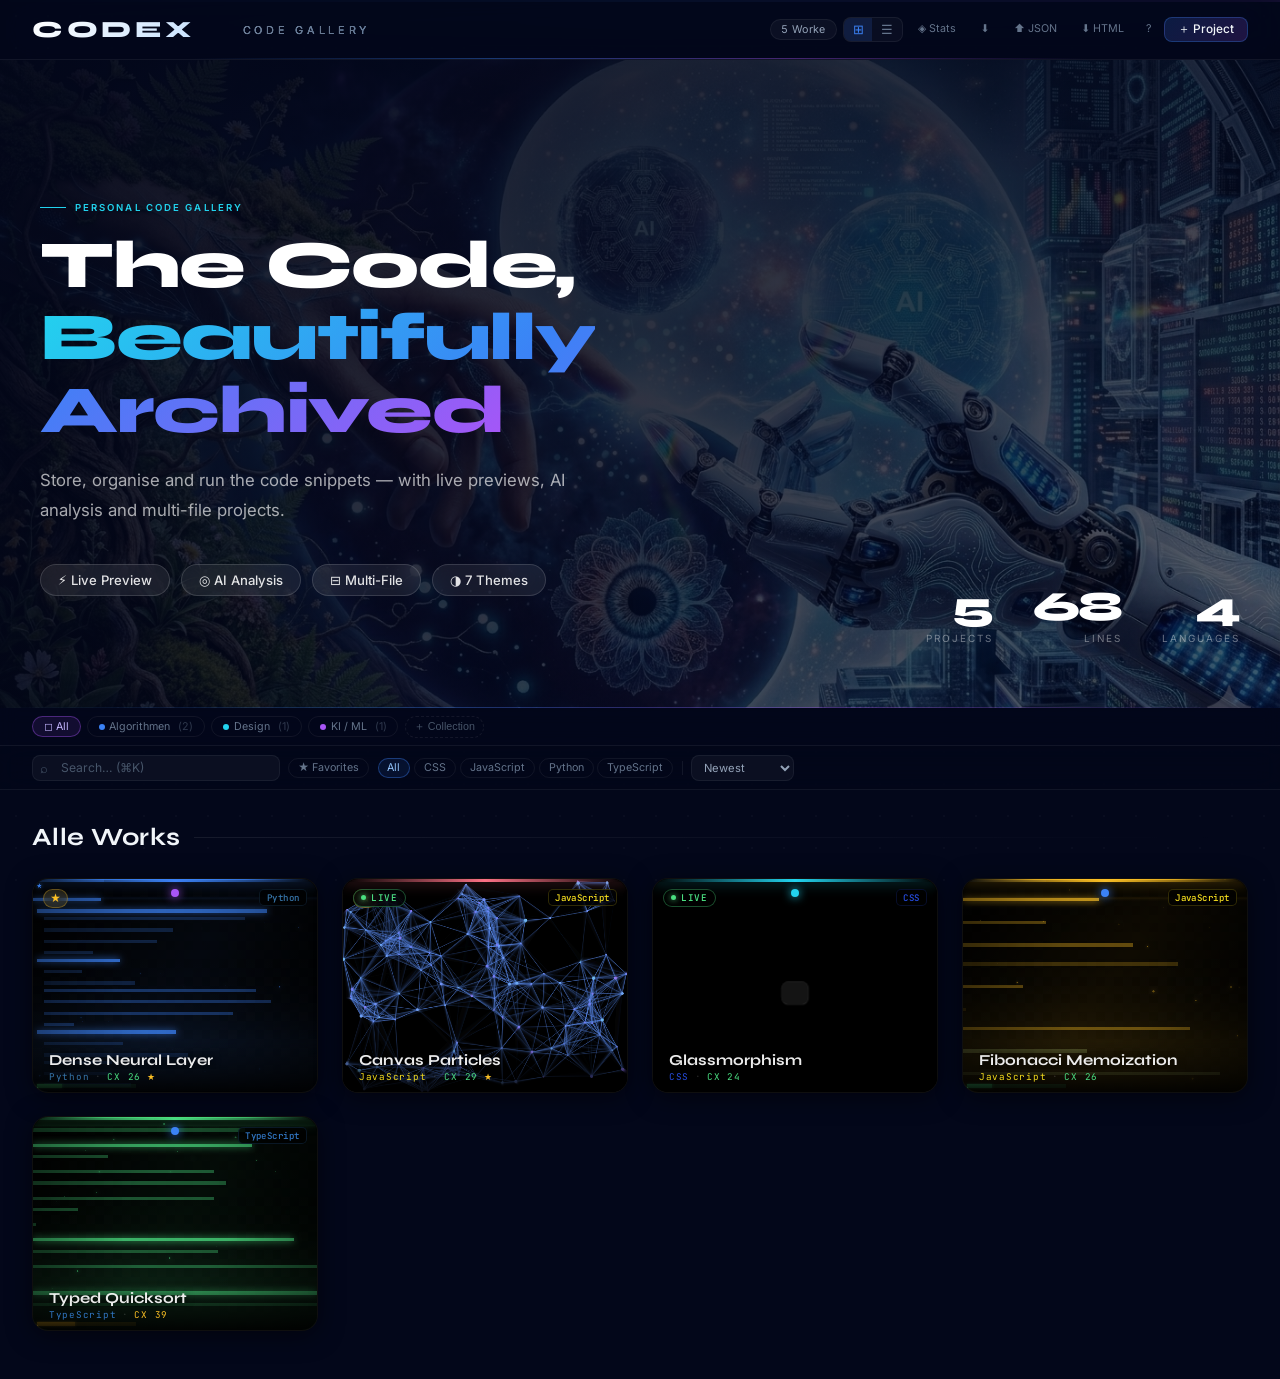
<file: index.html>
<!DOCTYPE html>
<html lang="en">
<head>
<meta charset="UTF-8">
<meta name="viewport" content="width=device-width, initial-scale=1.0">
<title>CODEX — Code Gallery</title>
<link href="https://fonts.googleapis.com/css2?family=Inter:wght@300;400;500;600;700&family=JetBrains+Mono:wght@300;400;500&family=Syne:wght@600;700;800&display=swap" rel="stylesheet">
<style>
:root{
  --bg:#000000;--bg1:#03071a;--bg2:#060d20;--bg3:#0a1128;
  --sur:#0d1526;--sur2:#111c33;--sur3:#162040;
  --bdr:rgba(255,255,255,.06);--bdr2:rgba(255,255,255,.1);--bdr3:rgba(255,255,255,.15);
  --txt:#f1f5f9;--txt2:#94a3b8;--mut:#475569;--mut2:#64748b;
  --blue:#3b82f6;--purple:#a855f7;--cyan:#22d3ee;
  --green:#4ade80;--rose:#fb7185;--amber:#fbbf24;--orange:#fb923c;
  --fi:Inter,system-ui,sans-serif;--fd:'Syne',Inter,sans-serif;--fc:'JetBrains Mono',monospace;
}
*,*::before,*::after{box-sizing:border-box;margin:0;padding:0}
html{font-size:16px}
body{background:var(--bg1);color:var(--txt);font-family:var(--fi);min-height:100vh;-webkit-font-smoothing:antialiased;overflow-x:hidden}
::-webkit-scrollbar{width:4px;height:4px}
::-webkit-scrollbar-thumb{background:rgba(255,255,255,.08);border-radius:4px}
#bg-canvas{position:fixed;inset:0;z-index:0;pointer-events:none;opacity:.55}
.beam{position:fixed;top:0;left:0;right:0;z-index:10;height:1.5px;pointer-events:none;background:linear-gradient(90deg,transparent,#3b82f6,#a855f7,#22d3ee,transparent);background-size:200% 100%;animation:beamAnim 5s ease infinite}
@keyframes beamAnim{0%,100%{background-position:0% 0}50%{background-position:100% 0}}
.btn{display:inline-flex;align-items:center;gap:.3rem;padding:.33rem .8rem;border-radius:8px;border:1px solid rgba(255,255,255,.07);background:rgba(255,255,255,.03);color:var(--txt2);font-family:var(--fi);font-size:.74rem;cursor:pointer;transition:all .18s;white-space:nowrap;line-height:1}
.btn:hover{color:var(--txt);border-color:rgba(255,255,255,.13);background:rgba(255,255,255,.06)}
.btn-primary{background:linear-gradient(135deg,rgba(59,130,246,.18),rgba(168,85,247,.18));border-color:rgba(59,130,246,.3);color:var(--txt);font-weight:500}
.btn-primary:hover{border-color:rgba(59,130,246,.6);box-shadow:0 0 24px rgba(59,130,246,.18),0 0 48px rgba(168,85,247,.08)}
.btn-ghost{border-color:transparent;background:transparent;color:var(--mut2)}
.btn-ghost:hover{background:rgba(255,255,255,.05);border-color:var(--bdr);color:var(--txt)}
.btn-danger{border-color:rgba(251,113,133,.18);color:#f87171}
.btn-danger:hover{background:rgba(251,113,133,.08);border-color:rgba(251,113,133,.38)}
.btn-green{border-color:rgba(74,222,128,.22);color:var(--green);background:rgba(74,222,128,.05)}
.btn-green:hover{background:rgba(74,222,128,.14);border-color:rgba(74,222,128,.48)}
.btn-sm{padding:.19rem .5rem;font-size:.67rem}
.btn-ico{padding:.27rem .35rem}
/* FIX #1: removed duplicate position:relative that was overriding position:sticky */
nav{position:sticky;top:0;z-index:200;height:60px;display:flex;align-items:center;justify-content:space-between;padding:0 2rem;background:rgba(3,7,26,.88);backdrop-filter:blur(24px) saturate(160%);border-bottom:1px solid var(--bdr)}
nav::after{content:'';position:absolute;bottom:0;left:15%;right:15%;height:1px;background:linear-gradient(90deg,transparent,rgba(59,130,246,.4),rgba(168,85,247,.4),transparent)}
.logo{font-family:var(--fd);font-size:1.45rem;font-weight:800;letter-spacing:.16em;text-transform:uppercase;cursor:pointer;user-select:none;background:linear-gradient(135deg,#fff,#93c5fd,#c4b5fd,#fff);background-size:300% 300%;-webkit-background-clip:text;-webkit-text-fill-color:transparent;background-clip:text;animation:logoShimmer 6s ease infinite;display:flex;align-items:center;gap:.55rem;z-index:1;position:relative}
@keyframes logoShimmer{0%,100%{background-position:0% 50%}50%{background-position:100% 50%}}
.logo-sub{font-family:var(--fi);font-size:.68rem;font-weight:400;-webkit-text-fill-color:var(--mut2)}
.nav-r{display:flex;align-items:center;gap:.4rem;position:relative;z-index:1}
.nav-pill{font-size:.67rem;color:var(--txt2);background:rgba(255,255,255,.04);border:1px solid var(--bdr);border-radius:99px;padding:.18rem .62rem;letter-spacing:.04em;font-variant-numeric:tabular-nums}
.vtog{display:flex;border:1px solid var(--bdr);border-radius:8px;overflow:hidden;background:rgba(255,255,255,.03)}
.vt{background:transparent;border:none;padding:.25rem .54rem;cursor:pointer;color:var(--mut2);font-size:.84rem;transition:all .15s}
.vt.on{background:rgba(59,130,246,.14);color:var(--blue)}
.dash{padding:.82rem 2rem;border-bottom:1px solid var(--bdr);background:rgba(3,7,26,.7);display:none;gap:.8rem;position:relative;z-index:70}
.dash.on{display:flex}
.dc{flex:1;background:rgba(255,255,255,.02);border:1px solid var(--bdr);border-radius:8px;padding:.68rem .9rem;transition:all .2s;cursor:default}
.dc:hover{border-color:rgba(59,130,246,.2);background:rgba(59,130,246,.03)}
.dcl{font-size:.56rem;text-transform:uppercase;letter-spacing:.16em;color:var(--mut);margin-bottom:.22rem}
.dcv{font-family:var(--fd);font-size:1.42rem;font-weight:700;line-height:1}
.dcs{font-size:.6rem;color:var(--mut);margin-top:.1rem}
.dash-chart{height:34px;margin-top:.38rem;position:relative}
.dash-chart canvas{width:100%;height:100%;display:block}
.coll-bar{display:flex;align-items:center;gap:.38rem;padding:.48rem 2rem;border-bottom:1px solid var(--bdr);background:rgba(3,7,26,.5);backdrop-filter:blur(8px);overflow-x:auto;position:relative;z-index:90;-ms-overflow-style:none;scrollbar-width:none}
.coll-bar::-webkit-scrollbar{display:none}
.ctab{display:inline-flex;align-items:center;gap:.3rem;padding:.19rem .68rem;border-radius:99px;border:1px solid var(--bdr);background:transparent;color:var(--mut2);font-size:.67rem;cursor:pointer;transition:all .15s;white-space:nowrap;font-family:var(--fi)}
.ctab:hover{border-color:var(--bdr2);color:var(--txt);background:rgba(255,255,255,.04)}
.ctab.on{border-color:rgba(168,85,247,.38);color:#c4b5fd;background:rgba(168,85,247,.1)}
.ctab-add{padding:.19rem .52rem;border-radius:99px;border:1px dashed rgba(255,255,255,.07);background:transparent;color:var(--mut);font-size:.67rem;cursor:pointer;transition:all .15s}
.ctab-add:hover{border-color:var(--bdr2);color:var(--txt2)}
.cdot{width:6px;height:6px;border-radius:50%;flex-shrink:0}
.toolbar{display:flex;align-items:center;gap:.52rem;padding:.52rem 2rem;border-bottom:1px solid var(--bdr);background:rgba(3,7,26,.65);backdrop-filter:blur(12px);flex-wrap:wrap;position:relative;z-index:80}
.sw{position:relative;flex:1;max-width:248px}
.sw input{width:100%;background:rgba(255,255,255,.04);border:1px solid var(--bdr);border-radius:8px;padding:.29rem .78rem .29rem 1.72rem;font-family:var(--fi);font-size:.76rem;color:var(--txt);outline:none;transition:all .2s}
.sw input::placeholder{color:var(--mut)}
.sw input:focus{border-color:rgba(59,130,246,.34);background:rgba(59,130,246,.04);box-shadow:0 0 0 3px rgba(59,130,246,.07)}
.si{position:absolute;left:.5rem;top:50%;transform:translateY(-50%);color:var(--mut);pointer-events:none;font-size:.84rem}
.pills{display:flex;gap:.24rem;flex-wrap:wrap}
.pill{padding:.17rem .56rem;border-radius:99px;border:1px solid var(--bdr);background:transparent;color:var(--mut2);font-family:var(--fi);font-size:.67rem;cursor:pointer;transition:all .15s;white-space:nowrap}
.pill:hover{border-color:var(--bdr2);color:var(--txt);background:rgba(255,255,255,.04)}
.pill.on{border-color:rgba(59,130,246,.38);color:#93c5fd;background:rgba(59,130,246,.1)}
.tsep{width:1px;height:14px;background:rgba(255,255,255,.07);flex-shrink:0}
.sortsel{background:rgba(255,255,255,.04);border:1px solid var(--bdr);border-radius:8px;padding:.25rem .5rem;font-family:var(--fi);font-size:.7rem;color:var(--txt2);outline:none;cursor:pointer}
.sortsel option{background:#0d1526}
/* ── HERO ─────────────────────────────────────────────────── */
.hero{position:relative;z-index:50;min-height:72vh;display:flex;align-items:flex-end;overflow:hidden;background:var(--bg1)}
.hero-bg{position:absolute;inset:0;background-image:url('assets/hero-bg.jpg');background-size:cover;background-position:center top;opacity:.55;z-index:0}
.hero-overlay{position:absolute;inset:0;z-index:1;background:linear-gradient(135deg,rgba(3,7,26,.92) 0%,rgba(3,7,26,.65) 55%,rgba(3,7,26,.3) 100%)}
.hero-content{position:relative;z-index:2;padding:5.5rem 2.5rem 4rem;max-width:860px}
.hero-label{font-size:.6rem;text-transform:uppercase;letter-spacing:.22em;color:var(--cyan);font-weight:600;margin-bottom:1rem;display:flex;align-items:center;gap:.55rem}
.hero-label::before{content:'';display:inline-block;width:26px;height:1.5px;background:var(--cyan)}
.hero-title{font-family:var(--fd);font-size:clamp(2.8rem,5.5vw,4.2rem);font-weight:800;line-height:1.08;letter-spacing:-.02em;color:#fff;margin-bottom:1.2rem}
.hero-title span{background:linear-gradient(135deg,var(--cyan),var(--blue),var(--purple));-webkit-background-clip:text;-webkit-text-fill-color:transparent;background-clip:text}
.hero-desc{font-size:1.05rem;color:rgba(255,255,255,.65);line-height:1.78;max-width:580px;margin-bottom:2.4rem}
.hero-pills{display:flex;flex-wrap:wrap;gap:.7rem;margin-bottom:3rem}
.hero-pill{display:inline-flex;align-items:center;gap:.38rem;padding:.44rem 1.05rem;border-radius:99px;border:1px solid rgba(255,255,255,.14);background:rgba(255,255,255,.07);backdrop-filter:blur(10px);font-size:.82rem;color:rgba(255,255,255,.88);font-weight:500}
.hero-stats{position:absolute;right:2.5rem;bottom:4rem;z-index:2;display:flex;gap:2.5rem;align-items:flex-end}
.hstat{text-align:right}
.hstat-num{font-family:var(--fd);font-size:2.6rem;font-weight:800;color:#fff;line-height:1;letter-spacing:-.03em}
.hstat-lbl{font-size:.62rem;text-transform:uppercase;letter-spacing:.2em;color:rgba(255,255,255,.42);margin-top:.3rem}
.hero-divider{position:absolute;bottom:0;left:0;right:0;height:1px;background:linear-gradient(90deg,transparent,rgba(59,130,246,.35),rgba(168,85,247,.35),transparent);z-index:3}
.recent-bar{padding:.55rem 2rem;display:none;gap:.5rem;align-items:center;border-bottom:1px solid var(--bdr);background:rgba(3,7,26,.45);position:relative;z-index:60}
.recent-bar.show{display:flex}
.recent-label{font-size:.6rem;text-transform:uppercase;letter-spacing:.14em;color:var(--mut);white-space:nowrap;flex-shrink:0}
.recent-chips{display:flex;gap:.32rem;flex-wrap:nowrap;overflow-x:auto;-ms-overflow-style:none;scrollbar-width:none}
.recent-chips::-webkit-scrollbar{display:none}
.recent-chip{display:inline-flex;align-items:center;gap:.28rem;padding:.16rem .55rem;border-radius:99px;border:1px solid var(--bdr);background:rgba(255,255,255,.03);color:var(--txt2);font-size:.64rem;cursor:pointer;white-space:nowrap;transition:all .15s;flex-shrink:0}
.recent-chip:hover{border-color:var(--bdr2);color:var(--txt);background:rgba(255,255,255,.06)}
.rc-dot{width:5px;height:5px;border-radius:50%;flex-shrink:0}
main{padding:2rem 2rem 3rem;position:relative;z-index:1}
.sh{display:flex;align-items:center;gap:.8rem;margin-bottom:1.6rem}
.st{font-family:var(--fd);font-size:1.55rem;font-weight:700;color:var(--txt);white-space:nowrap;letter-spacing:.02em}
.sr{flex:1;height:1px;background:linear-gradient(90deg,rgba(255,255,255,.08),transparent)}
.sc{font-size:.64rem;color:var(--mut);font-variant-numeric:tabular-nums}
.gallery{display:grid;grid-template-columns:repeat(auto-fill,minmax(280px,1fr));gap:1.5rem}
.gallery.lm{grid-template-columns:1fr;gap:.8rem}
.empty{text-align:center;padding:5.5rem 2rem;display:none}
.empty-glyph{font-size:2.5rem;opacity:.18;margin-bottom:.9rem}
.empty h2{font-family:var(--fd);font-size:1.8rem;font-weight:700;color:var(--txt2);margin-bottom:.45rem}
.empty p{font-size:.8rem;color:var(--mut);margin-bottom:1.4rem}
.card{border-radius:16px;overflow:hidden;cursor:pointer;display:block;position:relative;aspect-ratio:4/3;background:#000;border:1px solid rgba(255,255,255,.06);transition:transform .3s cubic-bezier(.34,1.2,.64,1),border-color .3s,box-shadow .3s;animation:cIn .45s cubic-bezier(.34,1.2,.64,1) both;user-select:none;box-shadow:0 4px 24px rgba(0,0,0,.5)}
.card.dragging{opacity:.35;transform:scale(.94)}
.card.drag-over{border-color:rgba(59,130,246,.6);box-shadow:0 0 0 2px rgba(59,130,246,.3),0 8px 32px rgba(59,130,246,.15)}
@keyframes cIn{from{opacity:0;transform:translateY(16px) scale(.95)}to{opacity:1;transform:translateY(0) scale(1)}}
.card:hover{transform:translateY(-8px) scale(1.02);border-color:rgba(255,255,255,.18);box-shadow:0 0 0 1px rgba(255,255,255,.08),0 32px 64px -8px rgba(0,0,0,.8),0 0 100px -20px var(--card-glow,rgba(59,130,246,.25))}
.card.focused-card{border-color:rgba(59,130,246,.5);box-shadow:0 0 0 2px rgba(59,130,246,.25),0 20px 40px rgba(0,0,0,.6)}
.card.lm{aspect-ratio:unset;height:100px;display:flex;flex-direction:row}
.card.lm .card-canvas-wrap{flex:0 0 160px;height:100%}
.card.lm .card-overlay{display:flex;flex-direction:row;align-items:center;gap:1rem;padding:.75rem 1.1rem;background:var(--bg2);position:relative;border-radius:0 16px 16px 0;flex:1;transform:none!important;opacity:1!important;backdrop-filter:none;border-left:1px solid rgba(255,255,255,.06)}
.card.lm .card-overlay-name{font-size:1.05rem}
.card.lm .card-overlay-meta{display:flex;flex-direction:row;gap:.75rem;align-items:center;margin-top:0;flex:1}
.card-canvas-wrap{position:absolute;inset:0;z-index:0}
.card.lm .card-canvas-wrap{position:relative;inset:unset}
.card-canvas-wrap canvas{width:100%;height:100%;display:block;image-rendering:pixelated;transition:transform .4s ease,filter .4s ease}
.card:hover .card-canvas-wrap canvas{transform:scale(1.04);filter:brightness(1.08) saturate(1.1)}
.card-live-wrap{position:absolute;inset:0;z-index:0;overflow:hidden;background:#000}
.card.lm .card-live-wrap{position:relative;inset:unset;flex:0 0 200px}
.card-live-wrap iframe{width:100%;height:100%;border:none;display:block;pointer-events:none;transform-origin:top left;transition:filter .4s ease}
.card:hover .card-live-wrap iframe{filter:brightness(1.05) saturate(1.08)}
.card-live-badge{position:absolute;top:10px;left:10px;z-index:16;font-family:var(--fc);font-size:.58rem;font-weight:600;letter-spacing:.08em;padding:.12rem .45rem;border-radius:99px;background:rgba(0,0,0,.75);backdrop-filter:blur(8px);border:1px solid rgba(74,222,128,.35);color:var(--green);display:flex;align-items:center;gap:.3rem}
.card-live-dot{width:5px;height:5px;border-radius:50%;background:var(--green);box-shadow:0 0 6px var(--green);animation:livePulse 2s ease infinite}
@keyframes livePulse{0%,100%{opacity:1}50%{opacity:.4}}
.card-live-placeholder{position:absolute;inset:0;z-index:1;display:flex;align-items:center;justify-content:center;background:var(--bg2);font-size:.7rem;color:var(--mut);font-family:var(--fc);flex-direction:column;gap:.5rem}
.card-live-spinner{width:20px;height:20px;border:2px solid rgba(255,255,255,.08);border-top-color:var(--green);border-radius:50%;animation:spin .8s linear infinite}
.card-top-glow{position:absolute;top:0;left:0;right:0;height:3px;z-index:5;transition:height .3s ease}
.card:hover .card-top-glow{height:4px}
.card-overlay{position:absolute;bottom:0;left:0;right:0;z-index:10;padding:1.4rem 1.2rem 1rem;background:linear-gradient(to top,rgba(0,0,0,.97) 0%,rgba(0,0,0,.85) 50%,transparent 100%);transform:translateY(8px);opacity:0;transition:transform .3s ease,opacity .3s ease}
.card:hover .card-overlay{transform:translateY(0);opacity:1}
.card-label{position:absolute;bottom:0;left:0;right:0;z-index:9;padding:.65rem 1rem .55rem;background:linear-gradient(to top,rgba(0,0,0,.92) 0%,transparent 100%);transition:opacity .3s}
.card:hover .card-label{opacity:0}
.card-label-name{font-family:var(--fd);font-size:.95rem;font-weight:700;color:rgba(255,255,255,.92);white-space:nowrap;overflow:hidden;text-overflow:ellipsis;text-shadow:0 1px 8px rgba(0,0,0,.8)}
.card-label-lang{font-family:var(--fc);font-size:.58rem;color:rgba(255,255,255,.5);letter-spacing:.08em;margin-top:.1rem}
.card-overlay-name{font-family:var(--fd);font-size:1.2rem;font-weight:700;color:#fff;line-height:1.2;margin-bottom:.4rem;text-shadow:0 2px 12px rgba(0,0,0,.6)}
.card-overlay-desc{font-size:.72rem;color:rgba(255,255,255,.7);line-height:1.5;display:-webkit-box;-webkit-line-clamp:2;-webkit-box-orient:vertical;overflow:hidden;margin-bottom:.55rem}
.card-overlay-desc mark,.card-overlay-name mark{background:rgba(251,191,36,.3);color:var(--amber);border-radius:2px}
.card-overlay-meta{display:flex;align-items:center;justify-content:space-between;margin-top:.45rem}
.card-overlay-tags{display:flex;gap:.24rem;flex-wrap:wrap}
.card-chip{position:absolute;z-index:8;font-family:var(--fc);font-size:.57rem;font-weight:500;letter-spacing:.05em;padding:.1rem .4rem;border-radius:5px;border:1px solid;backdrop-filter:blur(12px);background:rgba(0,0,0,.72)}
.card-fav{position:absolute;top:10px;left:10px;z-index:15;background:rgba(0,0,0,.6);border:1px solid rgba(255,255,255,.1);border-radius:99px;padding:.14rem .38rem;font-size:.66rem;cursor:pointer;transition:all .18s;opacity:0;backdrop-filter:blur(8px)}
.card:hover .card-fav,.card-fav.on{opacity:1}
.card-fav.on{color:var(--amber);border-color:rgba(251,191,36,.3);background:rgba(251,191,36,.12)}
.card-drag{position:absolute;bottom:44px;right:10px;z-index:15;opacity:0;cursor:grab;color:rgba(255,255,255,.45);font-size:.78rem;background:rgba(0,0,0,.5);border-radius:4px;padding:.1rem .28rem;transition:opacity .18s}
.card:hover .card-drag{opacity:1}
.card-drag:active{cursor:grabbing}
.card-coll-pip{position:absolute;top:10px;left:50%;transform:translateX(-50%);z-index:15;width:8px;height:8px;border-radius:50%}
.card-acts{display:flex;gap:.22rem;opacity:0;transition:opacity .18s}
.card:hover .card-acts{opacity:1}
.tag{font-size:.58rem;color:rgba(255,255,255,.65);background:rgba(255,255,255,.07);border:1px solid rgba(255,255,255,.12);padding:.06rem .34rem;border-radius:99px;font-family:var(--fc);cursor:pointer;transition:all .15s}
.tag:hover{border-color:rgba(59,130,246,.5);color:#93c5fd;background:rgba(59,130,246,.1)}
.qp-tooltip{position:fixed;z-index:9000;pointer-events:none;opacity:0;transform:translateY(4px) scale(.97);transition:opacity .18s,transform .18s;border-radius:10px;overflow:hidden;border:1px solid rgba(255,255,255,.1);box-shadow:0 20px 60px rgba(0,0,0,.7);width:260px;background:var(--bg2)}
.qp-tooltip.show{opacity:1;transform:translateY(0) scale(1)}
#qp-cv{width:260px;height:96px;display:block;image-rendering:pixelated}
.qp-info{padding:.6rem .75rem;border-top:1px solid var(--bdr)}
.qp-name{font-family:var(--fd);font-size:.85rem;font-weight:700;color:var(--txt);margin-bottom:.18rem;white-space:nowrap;overflow:hidden;text-overflow:ellipsis}
.qp-stats{display:flex;gap:.5rem;font-size:.62rem;color:var(--mut2);font-family:var(--fc)}
.ov{position:fixed;inset:0;z-index:300;background:rgba(0,0,0,.9);backdrop-filter:blur(18px) saturate(150%);display:none;animation:fi .2s ease}
@keyframes fi{from{opacity:0}to{opacity:1}}
.det{position:absolute;inset:0;display:flex;flex-direction:column;max-width:1280px;width:100%;margin:0 auto;background:var(--bg2);border-left:1px solid var(--bdr);border-right:1px solid var(--bdr)}
.dh{display:flex;align-items:flex-start;justify-content:space-between;padding:1.1rem 1.75rem .88rem;border-bottom:1px solid var(--bdr);gap:1rem;flex-shrink:0;background:rgba(3,7,26,.7);backdrop-filter:blur(12px);position:relative;overflow:hidden}
.dh::before{content:'';position:absolute;bottom:0;left:0;right:0;height:1px;background:linear-gradient(90deg,transparent,rgba(59,130,246,.45),rgba(168,85,247,.45),transparent)}
.dhl{flex:1;min-width:0}
.dey{display:flex;align-items:center;gap:.4rem;margin-bottom:.48rem;flex-wrap:wrap}
.dac{height:3px;width:30px;border-radius:2px}
.dlb{font-family:var(--fc);font-size:.62rem;font-weight:500;letter-spacing:.07em;padding:.1rem .44rem;border-radius:99px;border:1px solid}
.dn{font-family:var(--fd);font-size:1.9rem;font-weight:700;line-height:1.1;background:linear-gradient(135deg,#fff,#e2e8f0,#94a3b8);-webkit-background-clip:text;-webkit-text-fill-color:transparent;background-clip:text}
.dd{font-size:.77rem;color:var(--txt2);margin-top:.28rem;max-width:560px;line-height:1.6}
.dhr{display:flex;align-items:center;gap:.37rem;flex-shrink:0;flex-wrap:wrap}
.tabs{display:flex;border-bottom:1px solid var(--bdr);flex-shrink:0;padding:0 1.75rem;background:rgba(3,7,26,.5);overflow-x:auto;-ms-overflow-style:none;scrollbar-width:none}
.tabs::-webkit-scrollbar{display:none}
.tab{padding:.56rem .82rem .5rem;font-size:.71rem;color:var(--mut2);cursor:pointer;border-bottom:2px solid transparent;margin-bottom:-1px;transition:all .18s;display:flex;align-items:center;gap:.26rem;white-space:nowrap}
.tab:hover{color:var(--txt2)}
.tab.on{color:var(--txt);border-bottom-color:var(--blue)}
.tab-prev.on{border-bottom-color:var(--cyan)}.tab-run.on{border-bottom-color:var(--green)}.tab-note.on{border-bottom-color:var(--amber)}.tab-ai.on{border-bottom-color:var(--purple)}.tab-chart.on{border-bottom-color:var(--orange)}
.dbody{flex:1;display:flex;overflow:hidden}
.dsb{width:205px;flex-shrink:0;border-right:1px solid var(--bdr);overflow-y:auto;padding:1rem;background:rgba(0,0,0,.25)}
.sbs{margin-bottom:1.32rem}
.sbl{font-size:.55rem;text-transform:uppercase;letter-spacing:.18em;color:var(--mut);margin-bottom:.44rem;font-weight:500}
.sbst{display:flex;justify-content:space-between;font-size:.68rem;color:var(--txt2);margin-bottom:.2rem}
.sbst span:last-child{color:var(--txt);font-family:var(--fc);font-size:.62rem}
.sbi{display:flex;align-items:center;gap:.34rem;font-size:.68rem;color:var(--txt2);margin-bottom:.2rem}
.sdot{width:6px;height:6px;border-radius:50%;flex-shrink:0}
.fc2{font-size:.59rem;font-family:var(--fc);padding:.1rem .35rem .1rem .27rem;border-radius:4px;display:inline-flex;align-items:center;gap:.22rem;margin:.08rem;border:1px solid;cursor:pointer;transition:opacity .15s}
.fc2:hover{opacity:.7}
.fcn{border-color:rgba(96,165,250,.18);color:#60a5fa;background:rgba(96,165,250,.05)}
.fcc{border-color:rgba(251,191,36,.18);color:#fbbf24;background:rgba(251,191,36,.05)}
.fck{border-color:rgba(52,211,153,.18);color:#34d399;background:rgba(52,211,153,.05)}
.fci{border-color:rgba(167,139,250,.18);color:#a78bfa;background:rgba(167,139,250,.05)}
.fln{font-size:.53rem;color:var(--mut);margin-left:.1rem}
.cx-bar-bg{height:3px;background:rgba(255,255,255,.06);border-radius:2px;overflow:hidden;margin:.22rem 0}
.cx-bar{height:100%;border-radius:2px;transition:width .8s cubic-bezier(.4,0,.2,1)}
.panel{display:none;flex:1;overflow:auto;flex-direction:column}
.panel.on{display:flex}
.pvp{flex:1;display:flex;flex-direction:column;overflow:hidden}
.pvbar{display:flex;align-items:center;gap:.5rem;padding:.42rem .85rem;border-bottom:1px solid var(--bdr);background:rgba(3,7,26,.8);flex-shrink:0}
.pvbar-l{font-size:.66rem;color:var(--mut2)}
.pvc{flex:1;overflow:auto;display:flex;align-items:center;justify-content:center;background:#000;position:relative}
.pv-cw{width:100%;height:100%;display:flex;align-items:center;justify-content:center;flex-direction:column;gap:1.1rem;padding:1.5rem}
.pv-cw canvas{max-width:92%;max-height:85%;border:1px solid rgba(255,255,255,.07);border-radius:10px;box-shadow:0 0 60px rgba(59,130,246,.1)}
.pv-iframe{width:100%;height:100%;border:none}
.pv-meta{font-size:.63rem;color:var(--mut);font-family:var(--fc);text-align:center}
.fs-btn{position:absolute;top:10px;right:10px;z-index:20;background:rgba(0,0,0,.72);border:1px solid rgba(255,255,255,.09);border-radius:7px;padding:.27rem .5rem;font-size:.62rem;color:var(--mut2);cursor:pointer;transition:all .18s;backdrop-filter:blur(8px)}
.fs-btn:hover{color:var(--txt);border-color:rgba(59,130,246,.38)}
.code-wrap{flex:1;display:flex;overflow:hidden}
.code-scroll{flex:1;overflow:auto;position:relative}
.cbar{display:flex;align-items:center;gap:.44rem;padding:.42rem .82rem;border-bottom:1px solid var(--bdr);background:rgba(3,7,26,.8);flex-shrink:0}
.cdots{display:flex;gap:.3rem}
.cdot2{width:9px;height:9px;border-radius:50%}
.cfn{font-family:var(--fc);font-size:.66rem;color:var(--mut2);flex:1;margin-left:.26rem}
.cacts2{display:flex;gap:.25rem;margin-left:auto}
pre{margin:0;padding:1.25rem 1.25rem 3rem;font-family:var(--fc);font-size:.76rem;line-height:1.8;color:#cdd6f4}
.cl{display:table-row}.cl:hover .ln,.cl:hover .lc{background:rgba(59,130,246,.05)}
.cl:hover{background:rgba(59,130,246,.05)}
.ln{display:table-cell;color:rgba(71,85,105,.45);user-select:none;min-width:2.4rem;padding:.13rem .65rem .13rem .4rem;text-align:right;font-size:.65rem;font-variant-numeric:tabular-nums;border-right:1px solid rgba(255,255,255,.05);white-space:nowrap;vertical-align:top}
.lc{display:table-cell;white-space:pre;line-height:1.65;padding:.13rem 0 .13rem .72rem;vertical-align:top;width:100%}
.code-table{border-collapse:collapse;width:max-content;min-width:100%;font-family:var(--fc);font-size:.73rem}
.lc mark{background:rgba(251,191,36,.22);color:var(--amber);border-radius:2px}
.minimap{width:72px;flex-shrink:0;border-left:1px solid var(--bdr);background:rgba(0,0,0,.45);cursor:pointer;overflow:hidden;position:relative}
.mm-vp{position:absolute;left:0;right:0;background:rgba(59,130,246,.1);border:1px solid rgba(59,130,246,.22);pointer-events:none;transition:top .08s}
.editor-ta{flex:1;background:transparent;border:none;outline:none;resize:none;font-family:var(--fc);font-size:.76rem;color:#cdd6f4;line-height:1.8;padding:1.25rem;tab-size:2;width:100%;display:block;caret-color:var(--blue)}
.editor-ta::selection{background:rgba(59,130,246,.24)}
.run-panel{flex:1;display:flex;flex-direction:column}
.run-bar{display:flex;align-items:center;gap:.48rem;padding:.42rem .85rem;border-bottom:1px solid var(--bdr);background:rgba(3,7,26,.8);flex-shrink:0}
.run-body{flex:1;display:flex;overflow:hidden}
.run-code{flex:1;overflow-y:auto;border-right:1px solid var(--bdr)}
.run-out{width:340px;flex-shrink:0;display:flex;flex-direction:column;background:rgba(0,0,0,.28)}
.run-out-head{padding:.36rem .82rem;border-bottom:1px solid var(--bdr);display:flex;align-items:center;justify-content:space-between;flex-shrink:0}
.run-out-label{font-size:.61rem;text-transform:uppercase;letter-spacing:.14em;color:var(--mut)}
.run-cons{flex:1;overflow-y:auto;padding:.8rem;font-family:var(--fc);font-size:.7rem;line-height:1.65}
.cline{margin-bottom:.14rem;display:flex;gap:.44rem;align-items:flex-start}
.cline.log{color:#94a3b8}.cline.err{color:#f87171}.cline.warn{color:#fbbf24}.cline.ret{color:#4ade80}.cline.info{color:#60a5fa}
.cts{color:var(--mut);flex-shrink:0;font-size:.59rem;padding-top:.1rem}
.run-hint{padding:.55rem .82rem;border-top:1px solid var(--bdr);font-size:.62rem;color:var(--mut);background:rgba(0,0,0,.2);flex-shrink:0}
.notes-ta{flex:1;background:transparent;border:none;outline:none;resize:none;font-family:var(--fi);font-size:.81rem;color:var(--txt2);line-height:1.76;padding:1.45rem 1.75rem;min-height:100%;display:block;width:100%}
.notes-ta::placeholder{color:var(--mut)}
.notes-ta:focus{color:var(--txt)}
.notes-bar{display:flex;align-items:center;gap:.5rem;padding:.42rem .85rem;border-bottom:1px solid var(--bdr);background:rgba(3,7,26,.8);flex-shrink:0}
.sp{flex:1;padding:1.4rem;overflow-y:auto;display:flex;flex-direction:column;gap:1.18rem}
.sgrid{display:grid;grid-template-columns:repeat(auto-fill,minmax(108px,1fr));gap:.58rem}
.sb2{background:rgba(255,255,255,.02);border:1px solid var(--bdr);border-radius:8px;padding:.68rem;text-align:center;transition:all .2s}
.sb2:hover{border-color:rgba(59,130,246,.22);background:rgba(59,130,246,.03)}
.sb2-l{font-size:.54rem;text-transform:uppercase;letter-spacing:.11em;color:var(--mut);margin-bottom:.22rem}
.sb2-v{font-family:var(--fd);font-size:1.55rem;font-weight:700;line-height:1}
.sb2-u{font-size:.57rem;color:var(--mut);margin-top:.07rem}
.stl{font-size:.61rem;text-transform:uppercase;letter-spacing:.15em;color:var(--mut);margin-bottom:.52rem;font-weight:500}
.si2{display:flex;align-items:center;gap:.54rem;padding:.38rem 0;border-bottom:1px solid rgba(255,255,255,.04)}
.si2:last-child{border-bottom:none}
.sic{width:24px;height:24px;border-radius:5px;display:flex;align-items:center;justify-content:center;font-size:.56rem;flex-shrink:0}
.sin{font-family:var(--fc);font-size:.69rem;color:var(--txt);flex:1}
.sik{font-size:.56rem;color:var(--mut);text-transform:uppercase;letter-spacing:.07em}
.sill{font-size:.59rem;color:var(--mut);font-family:var(--fc);background:rgba(255,255,255,.04);border:1px solid var(--bdr);padding:.06rem .28rem;border-radius:3px;flex-shrink:0}
.chart-panel{flex:1;padding:1.4rem;overflow-y:auto;display:flex;flex-direction:column;gap:1.2rem}
.chart-title{font-family:var(--fd);font-size:.9rem;font-weight:700;color:var(--txt);margin-bottom:.75rem}
.chart-wrap{background:rgba(255,255,255,.02);border:1px solid var(--bdr);border-radius:8px;padding:1rem}
.chart-wrap canvas{width:100%;display:block}
.aip{flex:1;padding:1.25rem;overflow-y:auto;display:flex;flex-direction:column;gap:.88rem}
.ai-presets{display:flex;gap:.26rem;flex-wrap:wrap}
.ai-preset{padding:.18rem .58rem;border-radius:99px;border:1px solid rgba(168,85,247,.22);background:rgba(168,85,247,.07);color:#c4b5fd;font-size:.66rem;cursor:pointer;transition:all .16s;font-family:var(--fi)}
.ai-preset:hover{background:rgba(168,85,247,.17);border-color:rgba(168,85,247,.48)}
.ai-bar{display:flex;gap:.48rem}
.ai-bar input{flex:1;background:rgba(255,255,255,.04);border:1px solid var(--bdr);border-radius:8px;padding:.38rem .64rem;font-family:var(--fi);font-size:.77rem;color:var(--txt);outline:none;transition:all .2s}
.ai-bar input:focus{border-color:rgba(168,85,247,.32);box-shadow:0 0 0 3px rgba(168,85,247,.07)}
.ai-res{background:rgba(255,255,255,.02);border:1px solid var(--bdr);border-radius:8px;padding:1rem 1.08rem;font-size:.78rem;line-height:1.72;color:var(--txt2);flex:1;min-height:118px}
.ai-res.loading{display:flex;align-items:center;justify-content:center;flex-direction:column;gap:.6rem}
.ai-res.empty{display:flex;align-items:center;justify-content:center;text-align:center;color:var(--mut)}
.ai-spin{width:24px;height:24px;border:2px solid rgba(168,85,247,.22);border-top-color:var(--purple);border-radius:50%;animation:spin .8s linear infinite}
@keyframes spin{to{transform:rotate(360deg)}}
.ai-res h4{font-family:var(--fd);font-size:.93rem;font-weight:700;color:#93c5fd;margin:.56rem 0 .2rem}
.ai-res strong{color:var(--txt);font-weight:600}
.ai-res code{font-family:var(--fc);font-size:.71rem;background:rgba(255,255,255,.06);border:1px solid var(--bdr);padding:.07rem .25rem;border-radius:3px;color:#7dd3fc}
.ai-res ul{padding-left:1.05rem;margin:.22rem 0}
.ai-res li{margin-bottom:.13rem}
.ai-meta{font-size:.59rem;color:var(--mut);display:flex;align-items:center;gap:.38rem;flex-shrink:0}
.ai-metadot{width:5px;height:5px;border-radius:50%;background:var(--green)}
.s-kw{color:#c792ea}.s-str{color:#c3e88d}.s-cmt{color:#4a5568;font-style:italic}.s-num{color:#f78c6c}.s-fn{color:#82aaff}.s-cls{color:#ffcb6b}
.fs-ov{position:fixed;inset:0;z-index:600;background:#000;display:none;flex-direction:column;animation:fi .2s ease}
.fs-ov.on{display:flex}
.fs-head{display:flex;align-items:center;justify-content:space-between;padding:.52rem 1rem;border-bottom:1px solid var(--bdr);background:rgba(3,7,26,.95);flex-shrink:0}
.fs-title{font-family:var(--fd);font-size:.92rem;font-weight:700;color:var(--txt)}
.fs-body{flex:1;overflow:hidden}
.fs-body iframe,.fs-body canvas{width:100%;height:100%;border:none;display:block}
#ai-score-grid{margin-bottom:.2rem}
.ai-score-card{background:rgba(255,255,255,.03);border:1px solid var(--bdr);border-radius:10px;padding:.7rem .5rem;text-align:center;transition:all .3s}
.asc-icon{font-size:1.1rem;margin-bottom:.25rem;opacity:.5}
.asc-val{font-family:var(--fd);font-size:1.6rem;font-weight:700;line-height:1;color:var(--mut2);transition:color .4s}
.asc-lbl{font-size:.6rem;text-transform:uppercase;letter-spacing:.1em;color:var(--mut);margin-top:.2rem}
#ai-review-content h4{font-family:var(--fd);font-size:.95rem;font-weight:700;color:#93c5fd;margin:.6rem 0 .2rem}
#ai-review-content strong{color:var(--txt);font-weight:600}
#ai-review-content code{font-family:var(--fc);font-size:.71rem;background:rgba(255,255,255,.06);border:1px solid var(--bdr);padding:.07rem .25rem;border-radius:3px;color:#7dd3fc}
#ai-review-content ul{padding-left:1.1rem;margin:.2rem 0}
#ai-review-content li{margin-bottom:.15rem}
.drw-bg{position:fixed;inset:0;z-index:400;background:rgba(0,0,0,.82);backdrop-filter:blur(8px);display:none;justify-content:flex-end;animation:fi .2s ease}
.drw{width:488px;max-width:95vw;background:var(--bg2);border-left:1px solid var(--bdr);display:flex;flex-direction:column;animation:si .22s ease}
@keyframes si{from{transform:translateX(30px);opacity:0}to{transform:translateX(0);opacity:1}}
.dwh{padding:1.08rem 1.38rem;border-bottom:1px solid var(--bdr);display:flex;align-items:center;justify-content:space-between;flex-shrink:0;background:rgba(3,7,26,.72)}
.dwt{font-family:var(--fd);font-size:1.2rem;font-weight:700;color:var(--txt)}
.dwb{flex:1;overflow-y:auto;padding:1.08rem 1.38rem;display:flex;flex-direction:column;gap:.88rem}
.dwf{padding:.76rem 1.38rem;border-top:1px solid var(--bdr);display:flex;gap:.48rem;justify-content:flex-end;flex-shrink:0;background:rgba(0,0,0,.2)}
.field{display:flex;flex-direction:column;gap:.27rem}
.field label{font-size:.59rem;text-transform:uppercase;letter-spacing:.15em;color:var(--mut)}
.field input,.field select,.field textarea{background:rgba(255,255,255,.04);border:1px solid var(--bdr);border-radius:8px;padding:.38rem .64rem;font-family:var(--fi);font-size:.79rem;color:var(--txt);outline:none;transition:all .2s;width:100%}
.field textarea{resize:vertical;min-height:198px;font-family:var(--fc);font-size:.72rem;line-height:1.65}
.field input:focus,.field select:focus,.field textarea:focus{border-color:rgba(59,130,246,.32);box-shadow:0 0 0 3px rgba(59,130,246,.07)}
.field select option{background:#0d1526}
.frow{display:flex;gap:.7rem}
.frow .field{flex:1}
.swts{display:flex;gap:.36rem;flex-wrap:wrap;margin-top:.13rem}
.sw2{width:20px;height:20px;border-radius:50%;cursor:pointer;border:2px solid transparent;transition:transform .15s,border-color .15s,box-shadow .15s}
.sw2:hover{transform:scale(1.2)}
.sw2.on{border-color:#fff;box-shadow:0 0 10px currentColor}
.modal-bg{position:fixed;inset:0;z-index:500;background:rgba(0,0,0,.88);display:none;align-items:center;justify-content:center;padding:1rem;backdrop-filter:blur(10px)}
.modal-bg.on{display:flex}
.modal{background:var(--bg2);border:1px solid rgba(255,255,255,.08);border-radius:14px;max-width:440px;width:100%;animation:mIn .2s ease;overflow:hidden;box-shadow:0 0 0 1px rgba(59,130,246,.08),0 40px 80px -20px rgba(0,0,0,.8)}
@keyframes mIn{from{opacity:0;transform:scale(.95) translateY(10px)}to{opacity:1;transform:scale(1) translateY(0)}}
.modal-head{padding:1.18rem 1.4rem .92rem;border-bottom:1px solid var(--bdr)}
.modal-head h3{font-family:var(--fd);font-size:1.15rem;font-weight:700;color:var(--txt)}
.modal-body{padding:.95rem 1.4rem}
.modal-body p{font-size:.76rem;color:var(--txt2);margin-bottom:.78rem;line-height:1.56}
.modal-foot{padding:.75rem 1.4rem;border-top:1px solid var(--bdr);display:flex;gap:.48rem;justify-content:flex-end;background:rgba(0,0,0,.2)}
.sc-grid{display:grid;grid-template-columns:1fr 1fr;gap:.38rem}
.sc-row{display:flex;align-items:center;justify-content:space-between;padding:.34rem .52rem;background:rgba(255,255,255,.02);border:1px solid var(--bdr);border-radius:5px}
.sc-label{font-size:.7rem;color:var(--txt2)}
.sc-keys{display:flex;gap:.17rem}
.kbd{font-family:var(--fc);font-size:.59rem;background:rgba(255,255,255,.06);border:1px solid rgba(255,255,255,.1);padding:.09rem .34rem;border-radius:3px;color:var(--txt)}
.share-url{background:rgba(255,255,255,.03);border:1px solid var(--bdr);border-radius:8px;padding:.48rem .7rem;font-family:var(--fc);font-size:.67rem;color:var(--txt2);word-break:break-all;line-height:1.5;max-height:74px;overflow-y:auto;margin-bottom:.68rem}
.qr-wrap{display:flex;justify-content:center;margin-bottom:.68rem}
.qr-wrap canvas{border:4px solid #fff;border-radius:6px}
.drop-zone{border:2px dashed rgba(255,255,255,.07);border-radius:8px;padding:1.22rem;text-align:center;font-size:.76rem;color:var(--mut);transition:all .2s;cursor:pointer}
.drop-zone:hover,.drop-zone.active{border-color:rgba(59,130,246,.38);color:#93c5fd;background:rgba(59,130,246,.05)}
.drop-zone input{display:none}
#toasts{position:fixed;bottom:1.28rem;right:1.28rem;z-index:999;display:flex;flex-direction:column;gap:.36rem;pointer-events:none}
.toast{padding:.46rem .9rem;border-radius:8px;font-size:.72rem;border:1px solid;backdrop-filter:blur(16px);animation:ti .22s ease;max-width:252px;transition:opacity .3s,transform .3s;pointer-events:auto}
.t-ok{background:rgba(0,14,9,.95);border-color:rgba(74,222,128,.18);color:var(--green)}
.t-info{background:rgba(0,8,23,.95);border-color:rgba(59,130,246,.18);color:#93c5fd}
.t-err{background:rgba(24,0,10,.95);border-color:rgba(251,113,133,.18);color:#fb7185}
.t-ai{background:rgba(10,0,20,.95);border-color:rgba(168,85,247,.18);color:#c4b5fd}
@keyframes ti{from{opacity:0;transform:translateX(10px)}to{opacity:1;transform:translateX(0)}}
@media(max-width:700px){nav,.toolbar,main,.dh,.coll-bar,.recent-bar{padding-left:1rem;padding-right:1rem}.dsb,.minimap,.run-out{display:none}.dn{font-size:1.4rem}.gallery{grid-template-columns:1fr}}
</style>
</head>
<body>
<div class="beam"></div>
<canvas id="bg-canvas"></canvas>
<div class="qp-tooltip" id="qp-tooltip"><canvas id="qp-cv" width="260" height="96"></canvas><div id="qp-body"></div><div class="qp-info"><div class="qp-name" id="qp-name"></div><div class="qp-stats" id="qp-stats"></div></div></div>
<nav>
  <div class="logo" onclick="closeAll()">CODEX<span style="opacity:.3;margin:0 .4rem">/</span><span class="logo-sub">code gallery</span></div>
  <div class="nav-r">
    <span class="nav-pill" id="pcount">0 Works</span>
    <div class="vtog"><button class="vt on" id="vg" onclick="setView('grid')" title="Grid (G)">⊞</button><button class="vt" id="vl" onclick="setView('list')" title="Liste (L)">☰</button></div>
    <button class="btn btn-ghost btn-sm" onclick="toggleDash()" id="dash-btn">◈ Stats</button>
    <button class="btn btn-ghost btn-sm" onclick="showModal('import-modal')">⬇</button>
    <button class="btn btn-ghost btn-sm" onclick="exportAll()" title="Export JSON">⬆ JSON</button><button class="btn btn-ghost btn-sm" onclick="exportHTML()" title="Export read-only HTML gallery">⬇ HTML</button>
    <button class="btn btn-ghost btn-sm btn-ico" onclick="showModal('sc-modal')">?</button>
    <button class="btn btn-primary" onclick="openDrw(null)">＋ Project</button>
  </div>
</nav>

<!-- HERO -->
<section class="hero" id="hero">
  <div class="hero-bg"></div>
  <div class="hero-overlay"></div>
  <div class="hero-content">
    <div class="hero-label">Personal Code Gallery</div>
    <h1 class="hero-title">The Code,<br><span>Beautifully<br>Archived</span></h1>
    <p class="hero-desc">Store, organise and run the code snippets — with live previews, AI analysis and multi-file projects.</p>
    <div class="hero-pills">
      <span class="hero-pill">⚡ Live Preview</span>
      <span class="hero-pill">◎ AI Analysis</span>
      <span class="hero-pill">⊟ Multi-File</span>
      <span class="hero-pill">◑ 7 Themes</span>
    </div>
  </div>
  <div class="hero-stats">
    <div class="hstat"><div class="hstat-num" id="hero-pcount">0</div><div class="hstat-lbl">Projects</div></div>
    <div class="hstat"><div class="hstat-num" id="hero-lines">0</div><div class="hstat-lbl">Lines</div></div>
    <div class="hstat"><div class="hstat-num" id="hero-langs">0</div><div class="hstat-lbl">Languages</div></div>
  </div>
  <div class="hero-divider"></div>
</section>

<div class="dash" id="dash"></div>
<div class="coll-bar" id="coll-bar"></div>
<div class="toolbar">
  <div class="sw"><span class="si">⌕</span><input id="search" placeholder="Search… (⌘K)" oninput="focusIdx=-1;render()"></div>
  <button class="pill" id="fav-pill" onclick="toggleFavFilter()" style="display:none">★ Favorites</button>
  <div class="pills" id="pills"></div>
  <div class="tsep"></div>
  <select class="sortsel" id="sort" onchange="focusIdx=-1;render();window.scrollTo({top:0,behavior:'smooth'})">
    <option value="new">Newest</option><option value="fav">Favorites ★</option><option value="az">A → Z</option><option value="lang">Language</option><option value="lines">Lines</option><option value="cx">Complexity</option>
  </select>
</div>
<div class="recent-bar" id="recent-bar"><span class="recent-label">Zuletzt</span><div class="recent-chips" id="recent-chips"></div></div>
<main>
  <div class="sh"><span class="st" id="stitle">Alle Works</span><div class="sr"></div><span class="sc" id="scount"></span></div>
  <div class="gallery" id="gallery"></div>
  <div class="empty" id="empty"><div class="empty-glyph">◈</div><h2>No projects yet</h2><p>Start your gallery with your first code project.</p><button class="btn btn-primary" onclick="openDrw(null)">＋ First Project</button></div>
</main>
<div class="ov" id="ov" onclick="handleOvClick(event)">
  <div class="det">
    <div class="dh">
      <div class="dhl">
        <div class="dey"><div class="dac" id="dac"></div><span class="dlb" id="dlb"></span><span style="font-family:var(--fc);font-size:.58rem;padding:.09rem .32rem;border-radius:4px;border:1px solid" id="dcx"></span><span style="font-size:.62rem;color:var(--mut);font-family:var(--fc)" id="dlines"></span></div>
        <div class="dn" id="dname"></div><div class="dd" id="ddesc"></div>
      </div>
      <div class="dhr">
        <button class="btn btn-sm" id="dfav-btn" onclick="toggleFav(curP?.id)">☆</button>
        <button class="btn btn-sm btn-ghost" onclick="shareProject()">⎋ Share</button>
        <button class="btn btn-sm" onclick="editCur()">✎</button>
        <button class="btn btn-sm btn-danger" onclick="delCur()">✕</button>
        <button class="btn btn-sm btn-ico btn-ghost" onclick="closeOv()">✕</button>
      </div>
    </div>
    <div class="tabs">
      <div class="tab tab-prev on" onclick="setTab('prev')" id="tprev">◉ Preview</div>
      <div class="tab" onclick="setTab('code')" id="tcode">⌥ Code</div>
      <div class="tab tab-run" onclick="setTab('run')" id="trun">▷ Run</div>
      <div class="tab tab-chart" onclick="setTab('chart')" id="tchart">⬟ Charts</div>
      <div class="tab tab-note" onclick="setTab('note')" id="tnote">✏ Notes</div>
      <div class="tab" onclick="setTab('stats')" id="tstats">◈ Analysis</div>
      <div class="tab tab-ai" onclick="setTab('ai')" id="tai">✦ AI</div>
    </div>
    <div class="dbody">
      <div class="dsb" id="dsb"></div>
      <div class="panel on" id="pprev"><div class="pvp"><div class="pvbar"><span class="pvbar-l" id="pvlbl">Preview</span><div style="flex:1"></div><button class="btn btn-sm btn-ghost" onclick="buildPrev(curP)">↺</button></div><div class="pvc" id="pvc"><button class="fs-btn" onclick="openFs()">⛶ Vollbild</button></div></div></div>
      <div class="panel" id="pcode">
        <div class="cbar"><div class="cdots"><div class="cdot2" style="background:#ff5f57"></div><div class="cdot2" style="background:#ffbd2e"></div><div class="cdot2" style="background:#28c840"></div></div><span class="cfn" id="dfn"></span><div class="cacts2"><button class="btn btn-sm btn-ghost" id="editbtn" onclick="toggleEdit()">✎ Edit</button><button class="btn btn-sm btn-ghost" id="cpybtn" onclick="copyCode()">⎘</button><button class="btn btn-sm btn-ghost" onclick="dlCode()">↓</button></div></div>
        <div class="code-wrap"><div class="code-scroll" id="code-scroll"><pre id="dcode"></pre><textarea class="editor-ta" id="editor-ta" spellcheck="false" oninput="editorLive()" style="display:none;position:absolute;inset:0;height:100%"></textarea></div><div class="minimap" id="minimap" onclick="minimapClick(event)"><canvas id="mm-cv"></canvas><div class="mm-vp" id="mm-vp"></div></div></div>
      </div>
      <div class="panel" id="prun"><div class="run-panel"><div class="run-bar"><span style="font-size:.67rem;color:var(--mut2)" id="run-label">JS Run</span><div style="flex:1"></div><button class="btn btn-sm btn-ghost" onclick="clearCons()">✕ Clear</button><button class="btn btn-sm btn-green" onclick="runCode()" id="run-btn">▷ Run</button></div><div class="run-body"><div class="run-code"><pre id="run-pre"></pre></div><div class="run-out"><div class="run-out-head"><span class="run-out-label">Console</span><span style="font-size:.59rem;color:var(--mut)" id="ccount">0</span></div><div class="run-cons" id="run-cons"></div></div></div><div class="run-hint" id="run-hint"></div></div></div>
      <div class="panel" id="pchart"><div class="chart-panel" id="chart-panel"></div></div>
      <div class="panel" id="pnote"><div style="display:flex;flex-direction:column;flex:1;overflow:hidden"><div class="notes-bar"><span style="font-size:.66rem;color:var(--mut2)">✏ Notes</span><div style="flex:1"></div><span style="font-size:.59rem;color:var(--mut)" id="note-st"></span></div><textarea class="notes-ta" id="notes-ta" placeholder="Gedanken, TODOs, Referenzen…" oninput="saveNote()"></textarea></div></div>
      <div class="panel" id="pstats"><div class="sp" id="dstats"></div></div>
      <div class="panel" id="pai"><div class="aip"><div class="ai-presets" id="ai-presets"></div><div class="ai-bar"><input id="ai-input" placeholder="e.g. "Find bugs", "Explain", "Big-O"…" onkeydown="if(event.key==='Enter')runAI()"><button class="btn btn-sm" style="background:rgba(168,85,247,.14);border-color:rgba(168,85,247,.28);color:#c4b5fd" onclick="runAI()">✦</button></div><div class="ai-res empty" id="ai-res"><div><div style="font-size:2rem;opacity:.16;margin-bottom:.48rem">✦</div><span style="font-size:.74rem">Choose an analysis type or ask about the code</span></div></div><div class="ai-meta" id="ai-meta" style="display:none"><span class="ai-metadot"></span><span id="ai-mt" style="font-size:.59rem;color:var(--mut)"></span></div></div></div>
    </div>
  </div>
</div>
<div class="fs-ov" id="fs-ov"><div class="fs-head"><span class="fs-title" id="fs-title">Fullscreen</span><button class="btn btn-sm btn-ghost" onclick="closeFs()">✕ Close</button></div><div class="fs-body" id="fs-body"></div></div>
<div class="drw-bg" id="drwbg" onclick="if(event.target.id==='drwbg')closeDrw()">
  <div class="drw" style="width:540px">
    <div class="dwh"><span class="dwt" id="drwtitle">New Project</span><button class="btn btn-ico btn-ghost" onclick="closeDrw()">✕</button></div>
    <div id="drw-steps" style="display:flex;align-items:center;border-bottom:1px solid var(--bdr);flex-shrink:0">
      <div id="step1-tab" onclick="goDrwStep(1)" style="flex:1;text-align:center;padding:.55rem .5rem;font-size:.7rem;cursor:pointer;border-bottom:2px solid var(--blue);color:var(--txt);transition:all .2s"><span style="font-size:.9rem">①</span> Code eingeben</div>
      <div id="step2-tab" style="flex:1;text-align:center;padding:.55rem .5rem;font-size:.7rem;cursor:default;border-bottom:2px solid transparent;color:var(--mut);transition:all .2s"><span style="font-size:.9rem">②</span> KI-Prüfung</div>
      <div id="step3-tab" style="flex:1;text-align:center;padding:.55rem .5rem;font-size:.7rem;cursor:default;border-bottom:2px solid transparent;color:var(--mut);transition:all .2s"><span style="font-size:.9rem">③</span> Preview &amp; Publish</div>
    </div>
    <div id="drw-step1" class="dwb" style="flex:1;overflow-y:auto">
      <div class="field"><label>Project Name *</label><input id="fn" placeholder="e.g. Sierpinski Triangle"></div>
      <div class="field"><label>Description <span style="color:var(--mut);font-size:.7em">(optional — AI fills it in)</span></label><input id="fd" placeholder="AI can fill this in automatically…"></div>
      <div class="frow">
        <div class="field"><label>Collection</label><select id="fcoll"><option value="">– None –</option></select></div>
        <div class="field"><label>Language <span style="color:var(--mut);font-size:.7em" id="lang-auto-hint"></span></label><select id="fl"><option>JavaScript</option><option>TypeScript</option><option>Python</option><option>Rust</option><option>Go</option><option>CSS</option><option>HTML</option><option>C++</option><option>Java</option><option>SQL</option><option>Shell</option><option>Other</option></select></div>
      </div>
      <div class="frow">
        <div class="field"><label>Tags <span style="color:var(--mut);font-size:.7em">(AI suggests)</span></label><input id="ft" placeholder="math, recursion"></div>
        <div class="field"><label>Accent Color</label><div class="swts" id="swts"></div></div>
      </div>
      <div class="field"><label>Code * <span style="color:var(--mut);font-size:.7em" id="code-lines-hint"></span></label><textarea id="fc" placeholder="Paste code here — AI will analyze it automatically…" oninput="onCodeInput()" style="min-height:220px"></textarea></div>
      <div id="preview-type-hint" style="display:none;padding:.55rem .75rem;border-radius:8px;border:1px solid;font-size:.73rem;margin-top:-.2rem"></div>
    </div>
    <div id="drw-step2" style="display:none;flex:1;overflow-y:auto;padding:1.1rem 1.4rem;flex-direction:column;gap:.9rem">
      <div style="display:inline-flex;align-items:center;gap:.4rem;font-size:.62rem;color:#4ade80;background:rgba(74,222,128,.08);border:1px solid rgba(74,222,128,.22);border-radius:99px;padding:.18rem .62rem;margin-bottom:.5rem" id="local-analysis-badge">⚡ Instant local analysis — no API needed</div>
      <div id="ai-score-grid" style="display:grid;grid-template-columns:repeat(4,1fr);gap:.6rem">
        <div class="ai-score-card"><div class="asc-icon">✦</div><div class="asc-val" id="sc-q-val">–</div><div class="asc-lbl">Quality</div></div>
        <div class="ai-score-card"><div class="asc-icon">⬟</div><div class="asc-val" id="sc-cx-val">–</div><div class="asc-lbl">Complexity</div></div>
        <div class="ai-score-card"><div class="asc-icon">🐛</div><div class="asc-val" id="sc-bug-val">–</div><div class="asc-lbl">Bugs</div></div>
        <div class="ai-score-card"><div class="asc-icon">◈</div><div class="asc-val" id="sc-st-val">–</div><div class="asc-lbl">Style</div></div>
      </div>
      <div id="ai-verdict" style="display:none;padding:.85rem 1rem;border-radius:10px;border:1px solid;background:rgba(255,255,255,.02)">
        <div style="display:flex;align-items:center;gap:.75rem;margin-bottom:.5rem"><div id="verdict-light" style="width:14px;height:14px;border-radius:50%;flex-shrink:0"></div><div id="verdict-title" style="font-family:var(--fd);font-size:1rem;font-weight:700;color:var(--txt)"></div></div>
        <div id="verdict-text" style="font-size:.76rem;color:var(--txt2);line-height:1.6"></div>
      </div>
      <div id="ai-review-body" style="background:rgba(255,255,255,.02);border:1px solid var(--bdr);border-radius:8px;padding:1rem;font-size:.78rem;line-height:1.72;color:var(--txt2);min-height:120px">
        <div id="ai-review-loading" style="display:flex;align-items:center;gap:.6rem;justify-content:center;padding:1.5rem 0"><div style="width:22px;height:22px;border:2px solid rgba(168,85,247,.2);border-top-color:var(--purple);border-radius:50%;animation:spin .8s linear infinite"></div><span style="font-size:.74rem;color:var(--mut);font-family:var(--fc)">Analyzing your code locally…</span></div>
        <div id="ai-review-content" style="display:none"></div>
      </div>
      <div id="ai-autofill-preview" style="display:none;background:rgba(59,130,246,.05);border:1px solid rgba(59,130,246,.2);border-radius:8px;padding:.8rem 1rem">
        <div style="font-size:.62rem;text-transform:uppercase;letter-spacing:.14em;color:var(--blue);margin-bottom:.5rem">✦ AI hat ausgefüllt</div>
        <div id="autofill-items" style="display:flex;flex-direction:column;gap:.3rem;font-size:.75rem;color:var(--txt2)"></div>
      </div>
    </div>
    <div id="drw-step3" style="display:none;flex:1;overflow-y:auto;padding:1.1rem 1.4rem;flex-direction:column;gap:.9rem">
      <div>
        <div style="font-size:.62rem;text-transform:uppercase;letter-spacing:.14em;color:var(--mut);margin-bottom:.55rem">Preview — so erscheint es in der Galerie</div>
        <div id="drw-preview-wrap" style="border-radius:12px;overflow:hidden;border:1px solid var(--bdr);aspect-ratio:4/3;background:#000;position:relative"><div id="drw-preview-inner" style="position:absolute;inset:0"></div><div id="drw-preview-label" style="position:absolute;bottom:0;left:0;right:0;padding:.6rem .8rem;background:linear-gradient(to top,rgba(0,0,0,.95),transparent)"><div style="font-family:var(--fd);font-size:1rem;font-weight:700;color:#fff" id="drw-pname"></div><div style="font-size:.62rem;color:rgba(255,255,255,.5);margin-top:.1rem" id="drw-plang"></div></div></div>
      </div>
      <div style="display:flex;flex-direction:column;gap:.7rem">
        <div class="field"><label>Name (final)</label><input id="fn2" style="font-weight:600" oninput="document.getElementById('drw-pname').textContent=this.value"></div>
        <div class="field"><label>Description (final)</label><input id="fd2"></div>
        <div class="field"><label>Tags (comma-separated)</label><input id="ft2"></div>
      </div>
    </div>
    <div class="dwf" id="drw-footer"><button class="btn btn-ghost" onclick="closeDrw()">Cancel</button><div style="display:flex;gap:.45rem" id="drw-footer-btns"></div></div>
  </div>
</div>
<div class="modal-bg" id="confirm-modal"><div class="modal"><div class="modal-head"><h3>Delete?</h3></div><div class="modal-body"><p id="cfmsg"></p></div><div class="modal-foot"><button class="btn btn-ghost" onclick="hideModal('confirm-modal')">Cancel</button><button class="btn btn-danger" id="cfok">Löschen</button></div></div></div>
<div class="modal-bg" id="sc-modal" onclick="if(event.target===this)hideModal('sc-modal')"><div class="modal" style="max-width:500px"><div class="modal-head" style="display:flex;align-items:center;justify-content:space-between"><h3>Keyboard Shortcuts</h3><button class="btn btn-ico btn-ghost" onclick="hideModal('sc-modal')">✕</button></div><div class="modal-body"><div class="sc-grid"><div class="sc-row"><span class="sc-label">New Project</span><div class="sc-keys"><span class="kbd">⌘</span><span class="kbd">N</span></div></div><div class="sc-row"><span class="sc-label">Search</span><div class="sc-keys"><span class="kbd">⌘</span><span class="kbd">K</span></div></div><div class="sc-row"><span class="sc-label">Close</span><div class="sc-keys"><span class="kbd">Esc</span></div></div><div class="sc-row"><span class="sc-label">Grid / List</span><div class="sc-keys"><span class="kbd">G</span><span class="kbd">L</span></div></div><div class="sc-row"><span class="sc-label">Navigate</span><div class="sc-keys"><span class="kbd">←→↑↓</span></div></div><div class="sc-row"><span class="sc-label">Open</span><div class="sc-keys"><span class="kbd">↵</span></div></div><div class="sc-row"><span class="sc-label">Stats</span><div class="sc-keys"><span class="kbd">D</span></div></div><div class="sc-row"><span class="sc-label">Copy Code</span><div class="sc-keys"><span class="kbd">⌘C</span></div></div><div class="sc-row"><span class="sc-label">Run JS</span><div class="sc-keys"><span class="kbd">⌘↵</span></div></div><div class="sc-row"><span class="sc-label">Fullscreen</span><div class="sc-keys"><span class="kbd">⌘⇧F</span></div></div><div class="sc-row"><span class="sc-label">Favorites</span><div class="sc-keys"><span class="kbd">F</span></div></div><div class="sc-row"><span class="sc-label">Export</span><div class="sc-keys"><span class="kbd">⌘E</span></div></div></div></div></div></div>
<div class="modal-bg" id="import-modal" onclick="if(event.target===this)hideModal('import-modal')"><div class="modal"><div class="modal-head" style="display:flex;align-items:center;justify-content:space-between"><h3>Import</h3><button class="btn btn-ico btn-ghost" onclick="hideModal('import-modal')">✕</button></div><div class="modal-body"><p>Import a <strong>JSON</strong> or an exported <strong>HTML gallery</strong> file — both work.</p><label class="drop-zone" id="drop-zone" ondragover="dragOver(event)" ondragleave="dragLeave()" ondrop="dropFile(event)" onclick="document.getElementById('file-input').click()"><div style="font-size:1.1rem">⬇</div><div style="margin-top:.2rem;font-size:.75rem">Drop file or click</div><div style="font-size:.65rem;margin-top:.12rem;color:var(--mut)">Accepts .json or .html export</div><input type="file" id="file-input" accept=".json,.html" onchange="importFile(event)"></label><div style="margin-top:.62rem" class="field"><label>Paste JSON</label><textarea id="import-json" style="min-height:70px;font-size:.7rem" placeholder='[{"name":"...","code":"..."}]'></textarea></div></div><div class="modal-foot"><button class="btn btn-ghost" onclick="hideModal('import-modal')">Cancel</button><button class="btn btn-primary" onclick="importJSON()">Import</button></div></div></div>
<div class="modal-bg" id="share-modal" onclick="if(event.target===this)hideModal('share-modal')"><div class="modal"><div class="modal-head" style="display:flex;align-items:center;justify-content:space-between"><h3>Share</h3><button class="btn btn-ico btn-ghost" onclick="hideModal('share-modal')">✕</button></div><div class="modal-body"><p>The URL contains the complete project.</p><div class="qr-wrap"><canvas id="qr-canvas" width="120" height="120"></canvas></div><div class="share-url" id="share-url-text"></div></div><div class="modal-foot"><button class="btn btn-ghost" onclick="hideModal('share-modal')">Close</button><button class="btn btn-primary" onclick="copyShareUrl()">⎘ Copy URL</button></div></div></div>
<div class="modal-bg" id="coll-modal" onclick="if(event.target===this)hideModal('coll-modal')"><div class="modal"><div class="modal-head" style="display:flex;align-items:center;justify-content:space-between"><h3>New Collection</h3><button class="btn btn-ico btn-ghost" onclick="hideModal('coll-modal')">✕</button></div><div class="modal-body"><div style="display:flex;flex-direction:column;gap:.78rem"><div class="field"><label>Name *</label><input id="coll-name" placeholder="e.g. Algorithms"></div><div class="field"><label>Color</label><div class="swts" id="coll-swts"></div></div></div></div><div class="modal-foot"><button class="btn btn-ghost" onclick="hideModal('coll-modal')">Cancel</button><button class="btn btn-primary" onclick="addColl()">Create</button></div></div></div>

<div id="toasts"></div>
<script>
const SK='codex_v9';

function apiHeaders(){return{'Content-Type':'application/json'}}

// ══════════════════════════════════════════
// LOCAL AI ENGINE (no API needed)
// ══════════════════════════════════════════
const LocalAI = {

  // ── ENTRY POINT: routes prompt to correct handler ──────────
  analyze(code, lang, prompt) {
    const p = prompt.toLowerCase();
    const s = cst(code), a = ana(code, lang), cxs = cx(code);
    if (p.includes('explain') || p.includes('what') || p.includes('how'))
      return this.explain(code, lang, s, a, cxs);
    if (p.includes('bug') || p.includes('error') || p.includes('issue') || p.includes('fix'))
      return this.bugs(code, lang, s, a);
    if (p.includes('big-o') || p.includes('complex') || p.includes('o(n') || p.includes('time'))
      return this.complexity(code, lang, a, cxs);
    if (p.includes('test') || p.includes('unit'))
      return this.tests(code, lang, a);
    if (p.includes('doc') || p.includes('comment') || p.includes('api'))
      return this.docs(code, lang, a);
    if (p.includes('refactor') || p.includes('clean') || p.includes('restructur'))
      return this.refactor(code, lang, s, a);
    if (p.includes('improve') || p.includes('better') || p.includes('optim') || p.includes('performance'))
      return this.improve(code, lang, s, a, cxs);
    return this.explain(code, lang, s, a, cxs);
  },

  // ── EXPLAIN ────────────────────────────────────────────────
  explain(code, lang, s, a, cxs) {
    const lines = code.split('\n');
    const imports = a.im.map(i => i.t).join(', ');
    const fns = a.fn.map(f => `\`${f.n}()\``).join(', ');
    const cls = a.cl.map(c => `\`${c.n}\``).join(', ');
    const cc = cxC(cxs);

    let out = `## What this ${lang} code does\n\n`;

    // Purpose detection
    const codeLow = code.toLowerCase();
    const purposes = [];
    if (/\b(sort|quicksort|mergesort|bubble|insertion)\b/i.test(code)) purposes.push('a **sorting algorithm**');
    if (/\b(fibonacci|fib)\b/i.test(code)) purposes.push('the **Fibonacci sequence**');
    if (/\b(search|binary.search|linear.search)\b/i.test(code)) purposes.push('a **search algorithm**');
    if (/\b(hash|hashmap|dictionary|map)\b/i.test(code)) purposes.push('a **hash map / dictionary**');
    if (/\b(tree|node|leaf|root|bst)\b/i.test(code)) purposes.push('a **tree data structure**');
    if (/\b(graph|vertex|edge|dijkstra|bfs|dfs)\b/i.test(code)) purposes.push('a **graph algorithm**');
    if (/\b(neural|layer|backprop|gradient|weight)\b/i.test(code)) purposes.push('a **neural network layer**');
    if (/canvas|requestAnimationFrame|ctx\./i.test(code)) purposes.push('a **canvas animation**');
    if (/\b(class|extends|prototype)\b/.test(code) && a.cl.length > 0) purposes.push('**object-oriented code**');
    if (/\b(fetch|axios|xhr|http|request|response)\b/i.test(code)) purposes.push('**HTTP requests / API calls**');
    if (/\b(regex|regexp|match|replace)\b/i.test(code)) purposes.push('**regular expression processing**');
    if (/\b(encrypt|decrypt|hash|sha|md5|aes)\b/i.test(code)) purposes.push('**cryptography**');

    if (purposes.length > 0) {
      out += `This code implements ${purposes.join(' and ')}.\n\n`;
    } else {
      out += `This is a ${lang} module with **${s.tot} lines** of code.\n\n`;
    }

    // Structure
    out += `## Structure\n\n`;
    out += `- **${s.tot} total lines** (${s.ne} code, ${s.cm} comments, ${s.tot - s.ne - s.cm} blank)\n`;
    if (a.fn.length > 0) out += `- **Functions:** ${fns}\n`;
    if (a.cl.length > 0) out += `- **Classes:** ${cls}\n`;
    if (a.co.length > 0) out += `- **Constants:** ${a.co.map(c => `\`${c.n}\``).join(', ')}\n`;
    if (imports) out += `- **Imports:** ${imports}\n`;
    out += `- **Complexity:** ${cxs}/100 — ${cc.l}\n\n`;

    // Function explanations
    if (a.fn.length > 0) {
      out += `## Key Functions\n\n`;
      a.fn.slice(0, 6).forEach(fn => {
        const fnLines = lines.slice(fn.l - 1, fn.l + 8);
        const hasReturn = fnLines.some(l => /\breturn\b/.test(l));
        const hasAsync = fnLines.some(l => /\basync\b/.test(l));
        const hasLoop = fnLines.some(l => /\b(for|while|forEach|map)\b/.test(l));
        const hasRecursion = fnLines.some(l => new RegExp(`\\b${fn.n}\\s*\\(`).test(l));
        const traits = [];
        if (hasAsync) traits.push('async');
        if (hasLoop) traits.push('iterative');
        if (hasRecursion) traits.push('recursive');
        if (hasReturn) traits.push('returns a value');
        out += `**\`${fn.n}()\`** (line ${fn.l})`;
        if (traits.length > 0) out += ` — ${traits.join(', ')}`;
        out += `\n`;
      });
      if (a.fn.length > 6) out += `\n...and ${a.fn.length - 6} more functions.\n`;
      out += '\n';
    }

    // How it works (pattern-based)
    out += `## How it works\n\n`;
    if (/\brecursion\b|function\s+\w+[^{]+\{[\s\S]*?\1\s*\(/i.test(code) ||
        a.fn.some(f => code.slice(code.indexOf(`function ${f.n}`)).slice(0, 300).includes(f.n + '('))) {
      out += `- Uses **recursion** — functions call themselves\n`;
    }
    if (/\b(for|while|forEach)\b/.test(code)) out += `- Uses **iteration** (loops)\n`;
    if (/\b(map|filter|reduce)\b/.test(code)) out += `- Uses **functional programming** patterns\n`;
    if (/\basync\b|\bawait\b/.test(code)) out += `- Uses **async/await** for non-blocking operations\n`;
    if (/\btry\b[\s\S]*?\bcatch\b/.test(code)) out += `- Has **error handling** (try/catch)\n`;
    if (/\bconst\b/.test(code) && !/\bvar\b/.test(code)) out += `- Uses **modern JS** (const/let, no var)\n`;
    if (/=>/g.test(code)) out += `- Uses **arrow functions**\n`;

    return out;
  },

  // ── BUG DETECTION ──────────────────────────────────────────
  bugs(code, lang, s, a) {
    const lines = code.split('\n');
    const issues = [];

    // Universal patterns
    lines.forEach((line, i) => {
      const n = i + 1, t = line.trim();
      if (/\/\/\s*(TODO|FIXME|HACK|BUG|XXX)/i.test(t))
        issues.push({ sev: 'warn', line: n, msg: `**TODO/FIXME** marker — unfinished code` });
      if (t.length > 200)
        issues.push({ sev: 'info', line: n, msg: `Line is very long (${t.length} chars) — hard to read` });
    });

    // JavaScript / TypeScript
    if (['JavaScript', 'TypeScript'].includes(lang)) {
      lines.forEach((line, i) => {
        const n = i + 1, t = line.trim();
        if (/[^=!<>]=[^=>]/.test(t) && /==[^=]/.test(t))
          issues.push({ sev: 'err', line: n, msg: `Loose equality \`==\` — use \`===\` for strict comparison` });
        if (/\bvar\s+/.test(t))
          issues.push({ sev: 'warn', line: n, msg: `\`var\` is function-scoped and hoisted — use \`const\` or \`let\`` });
        if (/console\.log/.test(t))
          issues.push({ sev: 'info', line: n, msg: `\`console.log()\` debug statement — remove before production` });
        if (/catch\s*\([^)]*\)\s*\{\s*\}/.test(t))
          issues.push({ sev: 'err', line: n, msg: `Empty \`catch\` block — errors are silently swallowed` });
        if (/\bnew Array\(/.test(t))
          issues.push({ sev: 'info', line: n, msg: `\`new Array()\` can be confusing — prefer \`[]\` literal` });
        if (/==(null|undefined)/.test(t) && !/===/g.test(t))
          issues.push({ sev: 'warn', line: n, msg: `Null check with \`==\` — intentional? Use \`=== null\`` });
        if (/document\.write\b/.test(t))
          issues.push({ sev: 'err', line: n, msg: `\`document.write()\` is dangerous and deprecated` });
        if (/\beval\s*\(/.test(t))
          issues.push({ sev: 'err', line: n, msg: `\`eval()\` is a security risk — avoid it` });
        if (/\bsetTimeout\s*\(\s*['"]/.test(t))
          issues.push({ sev: 'err', line: n, msg: `\`setTimeout\` with string argument — use a function instead` });
      });
      if (!code.includes('use strict') && lang === 'JavaScript' && !code.includes('import '))
        issues.push({ sev: 'info', line: 1, msg: `Consider adding \`'use strict';\` for safer JS` });
    }

    // Python
    if (lang === 'Python') {
      lines.forEach((line, i) => {
        const n = i + 1, t = line.trim();
        if (/^except\s*:/.test(t))
          issues.push({ sev: 'err', line: n, msg: `Bare \`except:\` catches everything including \`KeyboardInterrupt\`` });
        if (/^except\s+Exception\s*:/.test(t))
          issues.push({ sev: 'warn', line: n, msg: `\`except Exception\` is very broad — be more specific` });
        if (/\bprint\s*\(/.test(t))
          issues.push({ sev: 'info', line: n, msg: `\`print()\` debug statement — use \`logging\` in production` });
        if (/\bl\b\s*=|\bO\b\s*=|\bI\b\s*=/.test(t))
          issues.push({ sev: 'warn', line: n, msg: `Variable name \`l\`, \`O\` or \`I\` — easily confused with 1/0` });
        if (/\btype\s*\(/.test(t) && /==/.test(t))
          issues.push({ sev: 'warn', line: n, msg: `Use \`isinstance()\` instead of comparing \`type()\`` });
      });
    }

    // Rust
    if (lang === 'Rust') {
      lines.forEach((line, i) => {
        const n = i + 1, t = line.trim();
        if (/\.unwrap\(\)/.test(t))
          issues.push({ sev: 'warn', line: n, msg: `\`.unwrap()\` will panic on \`None\`/\`Err\` — use \`?\` or match` });
        if (/\.expect\(/.test(t))
          issues.push({ sev: 'info', line: n, msg: `\`.expect()\` panics on error — handle \`Result\` properly in production` });
        if (/\bclone\(\)/.test(t))
          issues.push({ sev: 'info', line: n, msg: `\`.clone()\` found — check if borrowing is possible instead` });
      });
    }

    // CSS
    if (lang === 'CSS') {
      lines.forEach((line, i) => {
        const n = i + 1, t = line.trim();
        if (/!important/.test(t))
          issues.push({ sev: 'warn', line: n, msg: `\`!important\` overrides cascade — use specificity instead` });
        if (/color:\s*#[0-9a-f]{3,6}/.test(t) && !/var\(/.test(t))
          issues.push({ sev: 'info', line: n, msg: `Hardcoded color — consider using CSS custom properties (--var)` });
      });
    }

    // Complexity warning
    const cxs = cx(code);
    if (cxs > 75)
      issues.push({ sev: 'warn', line: 0, msg: `High complexity score (${cxs}/100) — consider splitting into smaller functions` });

    // Missing return
    if (['JavaScript', 'TypeScript'].includes(lang)) {
      a.fn.forEach(fn => {
        const fnCode = code.slice(code.indexOf(`function ${fn.n}`)).slice(0, 400);
        if (!/\breturn\b/.test(fnCode) && !/=>\s*\{/.test(fnCode))
          issues.push({ sev: 'info', line: fn.l, msg: `\`${fn.n}()\` has no return statement — returns \`undefined\`` });
      });
    }

    if (issues.length === 0) {
      return `## Bug Analysis\n\n✅ **No obvious issues detected!**\n\nThe code looks clean. Run unit tests to verify edge cases.\n\n**Tips for robustness:**\n- Add input validation\n- Test with null/undefined inputs\n- Check boundary conditions`;
    }

    const errors = issues.filter(i => i.sev === 'err');
    const warns = issues.filter(i => i.sev === 'warn');
    const infos = issues.filter(i => i.sev === 'info');

    let out = `## Bug Analysis\n\nFound **${issues.length} issue${issues.length !== 1 ? 's' : ''}** (${errors.length} errors, ${warns.length} warnings, ${infos.length} info)\n\n`;

    if (errors.length > 0) {
      out += `### 🔴 Errors\n`;
      errors.forEach(i => { out += `- **Line ${i.line || '?'}:** ${i.msg}\n`; });
      out += '\n';
    }
    if (warns.length > 0) {
      out += `### 🟡 Warnings\n`;
      warns.forEach(i => { out += `- **Line ${i.line || '?'}:** ${i.msg}\n`; });
      out += '\n';
    }
    if (infos.length > 0) {
      out += `### 🔵 Info\n`;
      infos.forEach(i => { out += `- **Line ${i.line || '?'}:** ${i.msg}\n`; });
    }
    return out;
  },

  // ── COMPLEXITY ANALYSIS ────────────────────────────────────
  complexity(code, lang, a, cxs) {
    const cc = cxC(cxs);
    let out = `## Big-O Complexity Analysis\n\n`;
    out += `**Overall complexity score:** ${cxs}/100 — ${cc.l}\n\n`;

    // Pattern-based Big-O detection
    const hasNestedLoop = /for[\s\S]{0,200}for/.test(code) || /while[\s\S]{0,200}while/.test(code);
    const hasSingleLoop = /\b(for|while|forEach|map|filter|reduce)\b/.test(code);
    const hasRecursion = a.fn.some(f => {
      const idx = code.indexOf(f.n + '(');
      if (idx < 0) return false;
      const fnBody = code.slice(idx, idx + 500);
      return (fnBody.match(new RegExp(f.n + '\\s*\\(', 'g')) || []).length > 1;
    });
    const hasSort = /\b(sort|quicksort|mergesort|heapsort)\b/i.test(code);
    const hasBinarySearch = /\bbinary.?search\b/i.test(code) || /\bmid\s*=/.test(code);
    const hasHashMap = /\b(Map|Set|{}\s*;|Object\.keys)\b/.test(code) || /\bdict\b/.test(code);

    out += `### Time Complexity\n\n`;
    if (hasNestedLoop) {
      out += `- **O(n²)** — nested loops detected\n`;
      out += `  - Each iteration runs another full iteration → quadratic growth\n`;
    } else if (hasRecursion && hasSort) {
      out += `- **O(n log n)** — recursive sort detected\n`;
      out += `  - Divide-and-conquer strategy → log n recursion levels × n work\n`;
    } else if (hasBinarySearch) {
      out += `- **O(log n)** — binary search pattern detected\n`;
      out += `  - Halves the search space each step\n`;
    } else if (hasRecursion) {
      out += `- **O(n) to O(2ⁿ)** — recursion detected\n`;
      out += `  - Depends on branching: linear (tail recursion) to exponential (naive fibonacci)\n`;
    } else if (hasSingleLoop) {
      out += `- **O(n)** — single loop / iteration detected\n`;
      out += `  - Processes each element once → linear growth\n`;
    } else if (hasHashMap) {
      out += `- **O(1)** average — hash map lookups\n`;
      out += `  - Hash maps provide constant-time average access\n`;
    } else {
      out += `- **O(1)** — no loops or recursion detected\n`;
      out += `  - Constant time: runs the same regardless of input size\n`;
    }

    out += `\n### Space Complexity\n\n`;
    const hasExtraArray = /\[\]|\bnew Array\b|\.push\(/.test(code);
    const hasRecursiveStack = hasRecursion;
    if (hasRecursiveStack) {
      out += `- **O(n)** — recursion uses call stack proportional to input depth\n`;
    } else if (hasExtraArray) {
      out += `- **O(n)** — creates new arrays proportional to input size\n`;
    } else {
      out += `- **O(1)** — no extra data structures allocated\n`;
    }

    if (a.fn.length > 0) {
      out += `\n### Per-Function Breakdown\n\n`;
      a.fn.slice(0, 5).forEach(fn => {
        const fnCode = code.slice(
          code.indexOf(fn.n),
          code.indexOf(fn.n) + 500
        );
        const nested = /for[\s\S]{0,100}for/.test(fnCode);
        const loop = /\b(for|while|forEach|map)\b/.test(fnCode);
        const recur = (fnCode.match(new RegExp(fn.n + '\\s*\\(', 'g')) || []).length > 1;
        const bigO = nested ? 'O(n²)' : recur ? 'O(n)' : loop ? 'O(n)' : 'O(1)';
        out += `- \`${fn.n}()\` → **${bigO}**\n`;
      });
    }

    out += `\n### Optimization Tips\n\n`;
    if (hasNestedLoop)
      out += `- Consider using a hash map to reduce O(n²) → O(n)\n`;
    if (hasRecursion && !code.includes('memo') && !code.includes('cache'))
      out += `- Add **memoization** to avoid repeated recursive calls\n`;
    if (hasSingleLoop && hasSort)
      out += `- If data is nearly sorted, **insertion sort** can be O(n)\n`;

    return out;
  },

  // ── IMPROVEMENT SUGGESTIONS ────────────────────────────────
  improve(code, lang, s, a, cxs) {
    const suggestions = [];
    const cc = cxC(cxs);

    let out = `## Improvement Suggestions\n\n`;
    out += `Current state: **${s.tot} lines**, complexity **${cxs}/100** (${cc.l}), **${a.fn.length} functions**\n\n`;

    // Performance
    out += `### ⚡ Performance\n`;
    if (/\.forEach[\s\S]{0,50}\.push\(/.test(code))
      out += `- Replace \`.forEach() + .push()\` with \`.map()\` — more idiomatic and slightly faster\n`;
    if (/for\s*\(let i=0[\s\S]{0,100}\.length/.test(code))
      out += `- Cache array length: \`const len = arr.length\` outside the loop\n`;
    if (code.split('document.querySelector').length > 3)
      out += `- Cache DOM queries in variables — querying the DOM repeatedly is slow\n`;
    if (/\+\s*['"]|['"]\s*\+/.test(code) && lang !== 'Python')
      out += `- Use template literals \`\${var}\` instead of string concatenation\n`;
    if (suggestions.length === 0 && cxs < 40)
      out += `- Performance looks good! No obvious bottlenecks.\n`;

    // Readability
    out += `\n### 📖 Readability\n`;
    if (s.cm / s.tot < 0.08 && s.tot > 15)
      out += `- Add comments to explain **why**, not just **what** the code does\n`;
    if (s.al > 80)
      out += `- Shorten long lines — aim for **< 80 characters** per line\n`;
    if (a.fn.some(f => f.n.length <= 2))
      out += `- Use descriptive function names (avoid single-letter names like \`a\`, \`fn\`)\n`;
    if (cxs > 50)
      out += `- Extract complex logic into smaller, **single-responsibility** functions\n`;
    if (!/^\/\/|^#|^\/\*/.test(code.trim()))
      out += `- Add a **file header comment** explaining the module's purpose\n`;

    // Maintainability
    out += `\n### 🔧 Maintainability\n`;
    if (a.cl.length === 0 && a.fn.length > 5 && lang !== 'Python')
      out += `- Consider grouping related functions into a **class** or **module**\n`;
    if (/\b(1000|9999|255|3\.14|2\.71)\b/.test(code))
      out += `- Replace magic numbers with **named constants** (e.g. \`const MAX = 1000\`)\n`;
    if (a.fn.length > 10)
      out += `- Split into **multiple files/modules** — this file is doing a lot\n`;
    if (!/export/.test(code) && lang !== 'Python' && a.fn.length > 3)
      out += `- Add \`export\` statements to make functions reusable as a module\n`;

    // Modern patterns
    out += `\n### 🌟 Modern Patterns\n`;
    if (/\bvar\s+/.test(code))
      out += `- Replace \`var\` with \`const\` (immutable) or \`let\` (reassignable)\n`;
    if (/function\s*\(/.test(code) && !/=>\s/.test(code) && lang === 'JavaScript')
      out += `- Use **arrow functions** \`(x) => x * 2\` for shorter anonymous functions\n`;
    if (/\.then\(/.test(code) && !/async/.test(code))
      out += `- Convert \`.then()\` chains to **async/await** for cleaner flow\n`;
    if (/Object\.assign/.test(code))
      out += `- Use **spread operator** \`{...obj}\` instead of \`Object.assign()\`\n`;

    return out;
  },

  // ── TEST SUGGESTIONS ───────────────────────────────────────
  tests(code, lang, a) {
    const fw = {
      JavaScript: 'Jest', TypeScript: 'Jest', Python: 'pytest',
      Rust: 'built-in tests (#[test])', Go: 'testing package',
      Java: 'JUnit 5', 'C++': 'Google Test'
    };
    const framework = fw[lang] || 'your preferred test framework';

    let out = `## Unit Test Suggestions\n\n`;
    out += `**Recommended framework:** ${framework}\n\n`;

    if (a.fn.length === 0) {
      out += `No functions detected — tests depend on your code structure.\n\n`;
      out += `**General test checklist:**\n`;
      out += `- Test with empty input\n- Test with typical input\n- Test with boundary values\n- Test error cases\n`;
      return out;
    }

    out += `### Test Cases\n\n`;
    a.fn.slice(0, 5).forEach(fn => {
      out += `**\`${fn.n}()\`** — suggested tests:\n`;

      // Generate test names based on function name patterns
      const nm = fn.n.toLowerCase();
      if (/sort|order/.test(nm)) {
        out += `- ✅ Empty array → returns \`[]\`\n`;
        out += `- ✅ Single element → returns same element\n`;
        out += `- ✅ Already sorted → unchanged\n`;
        out += `- ✅ Reverse sorted → correctly sorted\n`;
        out += `- ✅ Duplicates → all preserved\n`;
      } else if (/search|find|get|lookup/.test(nm)) {
        out += `- ✅ Element exists → returns correct index/value\n`;
        out += `- ✅ Element missing → returns -1/null/undefined\n`;
        out += `- ✅ Empty collection → handles gracefully\n`;
        out += `- ✅ Duplicate values → returns first match\n`;
      } else if (/calc|compute|sum|add|multiply/.test(nm)) {
        out += `- ✅ Zero input → returns 0\n`;
        out += `- ✅ Positive numbers → correct result\n`;
        out += `- ✅ Negative numbers → correct result\n`;
        out += `- ✅ Large numbers → no overflow\n`;
      } else if (/parse|format|convert/.test(nm)) {
        out += `- ✅ Valid input → correct output format\n`;
        out += `- ✅ Invalid input → throws or returns null\n`;
        out += `- ✅ Edge case strings → empty, whitespace\n`;
      } else {
        out += `- ✅ Happy path — typical valid input\n`;
        out += `- ✅ Edge case — empty/null/zero input\n`;
        out += `- ✅ Error case — invalid input throws\n`;
        out += `- ✅ Boundary — max/min values\n`;
      }
      out += '\n';
    });

    // Code example
    if (lang === 'JavaScript' || lang === 'TypeScript') {
      const firstFn = a.fn[0].n;
      out += `### Example (Jest)\n\n`;
      out += `\`\`\`js\nimport { ${firstFn} } from './yourFile';\n\ndescribe('${firstFn}', () => {\n  test('handles empty input', () => {\n    expect(${firstFn}([])).toEqual([]);\n  });\n  test('typical case', () => {\n    expect(${firstFn}([3,1,2])).toEqual([1,2,3]);\n  });\n});\n\`\`\``;
    } else if (lang === 'Python') {
      const firstFn = a.fn[0].n;
      out += `### Example (pytest)\n\n`;
      out += `\`\`\`python\nfrom your_module import ${firstFn}\n\ndef test_${firstFn}_empty():\n    assert ${firstFn}([]) == []\n\ndef test_${firstFn}_typical():\n    assert ${firstFn}([3,1,2]) == [1,2,3]\n\`\`\``;
    }

    return out;
  },

  // ── DOCUMENTATION ──────────────────────────────────────────
  docs(code, lang, a) {
    let out = `## API Documentation\n\n`;
    const isJS = ['JavaScript', 'TypeScript'].includes(lang);
    const isPy = lang === 'Python';

    if (a.fn.length === 0 && a.cl.length === 0) {
      out += `No functions or classes detected.\n`;
      return out;
    }

    // Classes
    a.cl.slice(0, 3).forEach(cl => {
      out += `### Class \`${cl.n}\`\n\n`;
      out += `> *Line ${cl.l}*\n\n`;
      const classMethods = a.fn.filter(f => {
        const idx = code.indexOf(`class ${cl.n}`);
        return f.l > cl.l && f.l < (cl.l + 80);
      });
      if (classMethods.length > 0) {
        out += `**Methods:**\n`;
        classMethods.forEach(m => { out += `- \`${m.n}()\`\n`; });
      }
      out += '\n';
    });

    // Functions
    a.fn.slice(0, 6).forEach(fn => {
      out += `### \`${fn.n}()\`\n\n`;
      // Try to extract signature
      const lines = code.split('\n');
      const defLine = lines[fn.l - 1] || '';
      const params = defLine.match(/\(([^)]*)\)/);
      const paramList = params ? params[1] : '';

      if (isJS) {
        out += `\`\`\`js\n${defLine.trim()}\n\`\`\`\n\n`;
      } else if (isPy) {
        out += `\`\`\`python\n${defLine.trim()}\n\`\`\`\n\n`;
      }

      out += `**Parameters:**\n`;
      if (paramList.trim()) {
        paramList.split(',').map(p => p.trim()).filter(Boolean).forEach(p => {
          const name = p.split(/[:=]/)[0].trim().replace(/\.\.\./g, '');
          out += `- \`${name}\` — description\n`;
        });
      } else {
        out += `- *(none)*\n`;
      }

      const fnCode = lines.slice(fn.l - 1, fn.l + 15).join('\n');
      const hasReturn = /\breturn\s+[^;]/.test(fnCode);
      out += `\n**Returns:** ${hasReturn ? '`value` — description' : '`void` — no return value'}\n\n`;

      out += `**Example:**\n`;
      if (isJS) out += `\`\`\`js\nconst result = ${fn.n}(/* args */);\nconsole.log(result);\n\`\`\`\n\n`;
      else if (isPy) out += `\`\`\`python\nresult = ${fn.n}(# args)\nprint(result)\n\`\`\`\n\n`;
    });

    return out;
  },

  // ── REFACTORING ────────────────────────────────────────────
  refactor(code, lang, s, a) {
    let out = `## Refactoring Suggestions\n\n`;
    const isJS = ['JavaScript', 'TypeScript'].includes(lang);
    let count = 0;

    // 1. Long functions
    if (a.fn.length > 1) {
      const lines = code.split('\n');
      a.fn.forEach((fn, i) => {
        const nextFn = a.fn[i + 1];
        const end = nextFn ? nextFn.l - 1 : lines.length;
        const len = end - fn.l;
        if (len > 40) {
          out += `### 1. Split long function \`${fn.n}()\`\n\n`;
          out += `This function is ~**${len} lines** — hard to test and understand.\n`;
          out += `**How to refactor:**\n`;
          out += `- Identify logical sections (setup, processing, output)\n`;
          out += `- Extract each section into a named helper function\n`;
          out += `- Aim for functions under **20-30 lines**\n\n`;
          count++;
        }
      });
    }

    // 2. Magic numbers
    const magics = [];
    code.split('\n').forEach((line, i) => {
      const m = line.match(/\b([2-9]\d{2,}|\d{4,})\b/g);
      if (m) m.forEach(n => { if (n !== '2023' && n !== '2024' && n !== '2025') magics.push({ n, line: i + 1 }); });
    });
    if (magics.length > 0) {
      out += `### ${++count}. Replace magic numbers with constants\n\n`;
      out += `Found ${magics.length} magic number(s):\n`;
      magics.slice(0, 4).forEach(m => {
        out += `- Line ${m.line}: \`${m.n}\` → \`const MEANINGFUL_NAME = ${m.n}\`\n`;
      });
      out += '\n';
    }

    // 3. Repeated code
    const fnCodes = a.fn.map(f => {
      const idx = code.indexOf(f.n + '(');
      return { name: f.n, code: code.slice(idx, idx + 200) };
    });

    // 4. Long parameter lists
    a.fn.forEach(fn => {
      const defLine = code.split('\n')[fn.l - 1] || '';
      const params = defLine.match(/\(([^)]{40,})\)/);
      if (params) {
        out += `### ${++count}. Reduce parameters of \`${fn.n}()\`\n\n`;
        out += `This function has many parameters — consider using an **options object**:\n\n`;
        if (isJS) {
          out += `\`\`\`js\n// Before\nfunction ${fn.n}(a, b, c, d) { ... }\n\n// After\nfunction ${fn.n}({ a, b, c, d }) { ... }\n\`\`\`\n\n`;
        }
      }
    });

    // 5. Deeply nested code
    const maxIndent = Math.max(...code.split('\n').map(l => (l.match(/^(\s+)/)?.[1]?.length || 0)));
    if (maxIndent > 16) {
      out += `### ${++count}. Reduce nesting depth\n\n`;
      out += `Code is nested **${Math.round(maxIndent / 2)} levels** deep — hard to follow.\n`;
      out += `**Techniques:**\n`;
      out += `- Use **early returns** to handle edge cases first\n`;
      out += `- Extract nested blocks into named functions\n`;
      out += `- Replace nested ifs with a single switch/object map\n\n`;
    }

    if (count === 0) {
      out += `✅ **Code structure looks clean!**\n\n`;
      out += `Minor style suggestions:\n`;
      if (isJS) out += `- Use **destructuring** for cleaner variable extraction\n`;
      out += `- Add **JSDoc/docstring** comments for public functions\n`;
      out += `- Consider a consistent naming convention throughout\n`;
    }

    return out;
  }
};

const ACC=['#3b82f6','#a855f7','#22d3ee','#4ade80','#fbbf24','#fb7185','#f97316','#c084fc','#34d399','#60a5fa'];
const LC={JavaScript:'#f7df1e',TypeScript:'#3178c6',Python:'#3776ab',Rust:'#ce422b',Go:'#00add8',CSS:'#264de4',HTML:'#e34c26','C++':'#00599c',Java:'#007396',SQL:'#fbbf24',Shell:'#4ade80',Other:'#a855f7'};
const EXT={JavaScript:'script.js',TypeScript:'module.ts',Python:'main.py',Rust:'main.rs',Go:'main.go',CSS:'styles.css',HTML:'index.html','C++':'main.cpp',Java:'Main.java',SQL:'query.sql',Shell:'run.sh',Other:'code.txt'};
const AI_P=[
  {l:'✦ Explain',p:'Explain this code in detail. What does it do and how does it work?'},
  {l:'🐛 Bugs',p:'Find bugs and edge cases. Include line numbers.'},
  {l:'⚡ Big-O',p:'Analyze time and space complexity for each algorithm.'},
  {l:'⚙ Improve',p:'Improve performance, readability, and best practices.'},
  {l:'🧪 Tests',p:'Write unit tests using the appropriate testing library.'},
  {l:'📖 Docs',p:'Generate API documentation: parameters, return values, examples.'},
  {l:'♻ Refactor',p:'Refactor this code: structure, naming, modularity.'},
];
let P=[],C=[],curP=null,flt='All',vw='grid',dashOn=false,selC=ACC[0],pDel=null,curtab='prev',favOnly=false,curColl=null,aiCache={},editMode=false,selCollC=ACC[0],ntTimer=null,recentIds=[],focusIdx=-1,dragSrcId=null,galleryObserver=null;
let mouse={x:0,y:0};

(function(){
  const cv=document.getElementById('bg-canvas'),ctx=cv.getContext('2d');
  let W,H,dots=[];const SP=32,R=1.2;
  function resize(){W=cv.width=innerWidth;H=cv.height=innerHeight;dots=[];for(let x=SP/2;x<W;x+=SP)for(let y=SP/2;y<H;y+=SP)dots.push({x,y});}
  function draw(){ctx.clearRect(0,0,W,H);const mx=mouse.x,my=mouse.y,RL=160;for(const d of dots){const dx=d.x-mx,dy=d.y-my,dist=Math.sqrt(dx*dx+dy*dy);let b=0.06;if(dist<RL)b=0.06+0.44*(1-dist/RL)**2;ctx.beginPath();ctx.arc(d.x,d.y,R,0,Math.PI*2);ctx.fillStyle=`rgba(255,255,255,${b})`;ctx.fill();}requestAnimationFrame(draw);}
  window.addEventListener('mousemove',e=>{mouse.x=e.clientX;mouse.y=e.clientY});
  window.addEventListener('resize',resize);resize();draw();
})();

// ── Separate code storage — each project's code in its own key ──
const CS='codex_code_';
function getCode(id){try{return localStorage.getItem(CS+id)||''}catch{return ''}}
function setCode(id,code){try{localStorage.setItem(CS+id,code)}catch{}}
function delCode(id){try{localStorage.removeItem(CS+id)}catch{}}

function load(){
  try{
    const d=JSON.parse(localStorage.getItem(SK)||'{}');
    P=d.P||[];C=d.C||[];recentIds=d.recent||[];
    // Migration: if project has inline code, move to separate storage
    let migrated=false;
    P.forEach(p=>{
      if(p.code!==undefined){
        setCode(p.id,p.code);
        delete p.code;
        migrated=true;
      }
    });
    if(migrated)save();
    // Re-attach code accessor to each project
    P.forEach(p=>{Object.defineProperty(p,'code',{
      get(){return getCode(p.id)},
      set(v){setCode(p.id,v)},
      configurable:true,enumerable:false
    })});
  }catch{P=[];C=[];recentIds=[]}
  if(!P.length)P=defs();
  checkShare();
}
function save(){
  // Save metadata only — code already persisted via setCode()
  const meta=P.map(p=>({...p}));
  localStorage.setItem(SK,JSON.stringify({P:meta,C,recent:recentIds}));
}
function uid(){return Date.now().toString(36)+Math.random().toString(36).slice(2,5)}
function esc(s){return String(s||'').replace(/&/g,'&amp;').replace(/</g,'&lt;').replace(/>/g,'&gt;').replace(/"/g,'&quot;')}

function defs(){
  C=[{id:'c1',name:'Algorithmen',color:'#3b82f6'},{id:'c2',name:'Design',color:'#22d3ee'},{id:'c3',name:'KI / ML',color:'#a855f7'}];
  return[
    {id:uid(),name:'Fibonacci Memoization',accentColor:'#fbbf24',language:'JavaScript',tags:['rekursion','math','dp'],starred:false,collId:'c1',note:'Goldener Schnitt nähert sich für große n an.',description:'Rekursive Fibonacci mit Memoization-Cache. O(n) statt exponentiell.',code:"// Memoized Fibonacci\nfunction fibonacci(n, memo = {}) {\n  if (n <= 1) return n;\n  if (memo[n] !== undefined) return memo[n];\n  memo[n] = fibonacci(n-1, memo) + fibonacci(n-2, memo);\n  return memo[n];\n}\nconst seq = Array.from({length:15},(_,i)=>fibonacci(i));\nconsole.log('Fibonacci:', seq);\nconsole.log('Goldener Schnitt:', (seq[14]/seq[13]).toFixed(10));"},
    {id:uid(),name:'Dense Neural Layer',accentColor:'#3b82f6',language:'Python',tags:['ML','numpy','backprop'],starred:true,collId:'c3',note:'',description:'Vollverbundene Netzschicht mit Backpropagation.',code:"import numpy as np\n\nclass DenseLayer:\n    def __init__(self, in_size, out_size, activation='relu'):\n        self.W = np.random.randn(in_size, out_size) * 0.01\n        self.b = np.zeros((1, out_size))\n        self.activation = activation\n        self.x = None\n    def forward(self, x):\n        self.x = x\n        z = x @ self.W + self.b\n        if self.activation == 'relu': return np.maximum(0, z)\n        if self.activation == 'sigmoid': return 1/(1+np.exp(-z))\n        if self.activation == 'tanh': return np.tanh(z)\n        return z\n    def backward(self, dout, lr=0.001):\n        dW = self.x.T @ dout\n        db = dout.sum(axis=0, keepdims=True)\n        self.W -= lr * dW\n        self.b -= lr * db\n        return dout @ self.W.T"},
    {id:uid(),name:'Canvas Particles',accentColor:'#fb7185',language:'JavaScript',tags:['canvas','particles','animation'],starred:true,collId:null,note:'120 Partikel, Verbindung < 120px.',description:'Interaktives Partikelsystem mit Canvas-API.',code:"window.onload=function(){\n  var c=document.querySelector('canvas'),ctx=c.getContext('2d');\n  c.width=innerWidth;c.height=innerHeight;\n  var pts=[];\n  for(var i=0;i<120;i++)pts.push({x:Math.random()*c.width,y:Math.random()*c.height,vx:(Math.random()-.5)*.8,vy:(Math.random()-.5)*.8,r:Math.random()*2+1,h:Math.floor(Math.random()*60+200)});\n  window.onresize=function(){c.width=innerWidth;c.height=innerHeight};\n  function step(){ctx.fillStyle='rgba(0,0,0,.1)';ctx.fillRect(0,0,c.width,c.height);for(var i=0;i<pts.length;i++){var p=pts[i];p.x+=p.vx;p.y+=p.vy;if(p.x<0||p.x>c.width)p.vx*=-1;if(p.y<0||p.y>c.height)p.vy*=-1;ctx.beginPath();ctx.arc(p.x,p.y,p.r,0,Math.PI*2);ctx.fillStyle='hsl('+p.h+',80%,70%)';ctx.fill();}for(var i=0;i<pts.length;i++)for(var j=i+1;j<pts.length;j++){var dx=pts[i].x-pts[j].x,dy=pts[i].y-pts[j].y,d=Math.sqrt(dx*dx+dy*dy);if(d<120){ctx.strokeStyle='rgba(100,150,255,'+(1-d/120)+')';ctx.lineWidth=.4;ctx.beginPath();ctx.moveTo(pts[i].x,pts[i].y);ctx.lineTo(pts[j].x,pts[j].y);ctx.stroke();}}requestAnimationFrame(step);}step();\n};"},
    {id:uid(),name:'Typed Quicksort',accentColor:'#4ade80',language:'TypeScript',tags:['sortierung','generics'],starred:false,collId:'c1',note:'',description:'Generisches Quicksort mit Median-of-Three Pivot.',code:"type Cmp<T>=(a:T,b:T)=>number;\nconst defaultCmp=<T>(a:T,b:T):number=>a<b?-1:a>b?1:0;\nfunction med3<T>(a:T[],lo:number,hi:number,c:Cmp<T>):T{\n  const m=(lo+hi)>>1;\n  if(c(a[lo],a[m])>0)[a[lo],a[m]]=[a[m],a[lo]];\n  if(c(a[lo],a[hi])>0)[a[lo],a[hi]]=[a[hi],a[lo]];\n  if(c(a[m],a[hi])>0)[a[m],a[hi]]=[a[hi],a[m]];\n  return a[m];\n}\nfunction partition<T>(a:T[],lo:number,hi:number,c:Cmp<T>):number{\n  const pivot=med3(a,lo,hi,c);let i=lo-1,j=hi+1;\n  for(;;){while(c(a[++i],pivot)<0){}while(c(a[--j],pivot)>0){}if(i>=j)return j;[a[i],a[j]]=[a[j],a[i]];}\n}\nexport function quickSort<T>(a:T[],c:Cmp<T>=defaultCmp,lo=0,hi=a.length-1):T[]{\n  if(lo<hi){const p=partition(a,lo,hi,c);quickSort(a,c,lo,p);quickSort(a,c,p+1,hi);}return a;\n}"},
    {id:uid(),name:'Glassmorphism',accentColor:'#22d3ee',language:'CSS',tags:['design','glass','ui'],starred:false,collId:'c2',note:'Benötigt bunten Hintergrund.',description:'Glassmorphism mit backdrop-filter und Hover-Animation.',code:".glass {\n  background: rgba(255,255,255,.08);\n  backdrop-filter: blur(20px) saturate(180%);\n  -webkit-backdrop-filter: blur(20px) saturate(180%);\n  border: 1px solid rgba(255,255,255,.12);\n  border-radius: 16px; padding: 1.5rem 1.75rem;\n  box-shadow: 0 8px 32px rgba(0,0,0,.24);\n  transition: transform .25s, box-shadow .25s;\n}\n.glass:hover {\n  transform: translateY(-4px);\n  box-shadow: 0 20px 60px rgba(0,0,0,.35);\n}"}
  ];
}

function cx(code){let s=0;const ls=code.split('\n'),n=ls.length;if(n>10)s+=8;if(n>30)s+=10;if(n>80)s+=14;const md=ls.reduce((m,l)=>{const d=(l.match(/[{([]|if\s*\(|for\s*\(|while\s*\(/g)||[]).length;return Math.max(m,d)},0);s+=Math.min(md*7,22);['if','else','for','while','switch','try','catch','class','async','await','Promise','map','filter','reduce','match'].forEach(k=>{if(new RegExp('\\b'+k+'\\b').test(code))s+=2});s+=Math.min((code.match(/&&|\|\||=>|\?\.|async|await/g)||[]).length*1.5,15);return Math.min(Math.round(s),100)}
function cxC(n){if(n<30)return{c:'#4ade80',b:'rgba(74,222,128,.22)',l:'Simple'};if(n<60)return{c:'#fbbf24',b:'rgba(251,191,36,.22)',l:'Medium'};if(n<80)return{c:'#fb923c',b:'rgba(249,115,22,.22)',l:'Complex'};return{c:'#fb7185',b:'rgba(251,113,133,.22)',l:'High'}}

function ana(code,lang){
  const ls=code.split('\n'),out={fn:[],cl:[],co:[],im:[]};
  ls.forEach((r,i)=>{const t=r.trim(),n=i+1;
    const jf=t.match(/^(?:export\s+)?(?:async\s+)?function\s+(\w+)/);
    const af=t.match(/^(?:export\s+)?(?:const|let)\s+(\w+)\s*=\s*(?:async\s+)?\(/);
    const pf=t.match(/^\s{0,8}def\s+([a-zA-Z]\w*)\s*\(/);
    const jc=t.match(/^(?:export\s+)?(?:abstract\s+)?class\s+(\w+)/);
    const pc=t.match(/^class\s+(\w+)/);
    const km=t.match(/^(?:export\s+)?const\s+([A-Z][A-Z0-9_]{1,})\s*=/);
    const im=t.match(/^(?:import\s|from\s+\S+\s+import)/);
    if(jf)out.fn.push({n:jf[1],l:n});else if(af)out.fn.push({n:af[1],l:n});else if(pf&&!pf[1].startsWith('_'))out.fn.push({n:pf[1],l:n});
    if(jc)out.cl.push({n:jc[1],l:n});else if(pc&&!jc)out.cl.push({n:pc[1],l:n});
    if(km)out.co.push({n:km[1],l:n});if(im&&t.length<120)out.im.push({t:t.slice(0,62),l:n});
  });return out;
}
function cst(code){const ls=code.split('\n'),w=code.match(/\b\w+\b/g)||[];return{tot:ls.length,ne:ls.filter(l=>l.trim()).length,cm:ls.filter(l=>/^\s*(\/\/|#|\/\*|\*|"""|''')/.test(l)).length,ml:Math.max(...ls.map(l=>l.length),0),al:Math.round(ls.reduce((a,l)=>a+l.length,0)/Math.max(ls.length,1)),ch:code.length,wc:w.length,uw:new Set(w.map(x=>x.toLowerCase())).size}}

function hlCode(code,lang){
  let h=code.replace(/&/g,'&amp;').replace(/</g,'&lt;').replace(/>/g,'&gt;');
  const KW={JavaScript:/\b(function|const|let|var|return|if|else|for|of|in|while|do|class|extends|import|export|from|default|async|await|new|this|typeof|instanceof|true|false|null|undefined|void|try|catch|finally|throw|switch|case|break|continue)\b/g,TypeScript:/\b(function|const|let|var|return|if|else|for|of|in|while|do|class|extends|import|export|from|default|async|await|new|this|typeof|instanceof|true|false|null|undefined|void|try|catch|finally|throw|switch|case|break|continue|type|interface|enum|implements|abstract|static|public|private|protected|readonly|declare|as|keyof)\b/g,Python:/\b(def|class|return|if|elif|else|for|while|import|from|as|with|pass|True|False|None|self|cls|lambda|yield|raise|try|except|finally|and|or|not|in|is|global|nonlocal|del|assert|break|continue|async|await|match|case)\b/g,Rust:/\b(fn|let|mut|const|struct|enum|impl|trait|use|mod|pub|return|if|else|for|in|while|loop|match|break|continue|true|false|None|Some|Ok|Err|self|Self|crate|type|where|as|ref|move|async|await|dyn)\b/g,Go:/\b(func|var|const|type|struct|interface|package|import|return|if|else|for|range|switch|case|default|go|defer|chan|select|nil|true|false|make|new|len|cap|append|copy|delete|panic|recover)\b/g,CSS:/\b(auto|none|flex|grid|block|inline|absolute|relative|fixed|sticky|visible|inherit|initial|unset|center|solid|dashed|transparent|rgba|linear-gradient|var|calc)\b/g,SQL:/\b(SELECT|FROM|WHERE|JOIN|INNER|LEFT|ON|AS|AND|OR|NOT|IN|ORDER|BY|GROUP|LIMIT|INSERT|INTO|VALUES|UPDATE|SET|DELETE|CREATE|TABLE|DROP|ALTER|NULL|DEFAULT)\b/gi,Shell:/\b(if|then|else|fi|for|while|do|done|function|return|exit|echo|cd|ls|grep|sed|awk|cat|rm|mv|cp|mkdir|chmod|export|local)\b/g};
  const kw=KW[lang]||KW.JavaScript;
  h=h.replace(/("""[^"]*"""|'''[^']*'''|`[^`\n]*`|"(?:[^"\\]|\\.)*"|'(?:[^'\\]|\\.)*')/g,m=>'\x02'+btoa(unescape(encodeURIComponent(m)))+'\x03');
  h=h.replace(/(\/\/[^\n]*|\/\*[^\n]*\*\/|#[^\n]*)/g,m=>'<span class="s-cmt">'+m+'</span>');
  h=h.replace(/(?<![a-zA-Z_\x02])\b(\d+\.?\d*(?:[eE][+-]?\d+)?)\b/g,'<span class="s-num">$1</span>');
  h=h.replace(kw,'<span class="s-kw">$1</span>');
  h=h.replace(/\b(class\s+)(\w+)/g,'$1<span class="s-cls">$2</span>');
  h=h.replace(/\b(\w+)(?=\s*\()/g,(m,n)=>{const k=['if','for','while','switch','catch','function','return','typeof','instanceof','new','class','async','await','import','export','def','elif'];return k.includes(n)?m:'<span class="s-fn">'+n+'</span>'});
  h=h.replace(/\x02([A-Za-z0-9+/=]+)\x03/g,(_,b)=>{try{return'<span class="s-str">'+decodeURIComponent(escape(atob(b)))+'</span>'}catch{return b}});
  return h;
}
function hlSearch(text,query){if(!query)return esc(text);const safe=esc(text),q=esc(query.replace(/[.*+?^${}()|[\]\\]/g,'\\$&'));return safe.replace(new RegExp(q,'gi'),m=>'<mark>'+m+'</mark>')}

function drawThumb(canvas,p){animateThumb(canvas,p)}
function animateThumb(canvas,p){
  const ctx=canvas.getContext('2d'),W=canvas.width,H=canvas.height,ac=p.accentColor;
  const r2=parseInt(ac.slice(1,3),16),g2=parseInt(ac.slice(3,5),16),b2=parseInt(ac.slice(5,7),16);
  const PX=W>400?8:6,cols=Math.ceil(W/PX),rows=Math.ceil(H/PX);
  const lines=p.code.split('\n'),total=Math.max(lines.length,1);
  const cxs=cx(p.code),cc=cxC(cxs);
  // Parse code lines once
  const parsed=lines.map(line=>{
    const t=line.trim();
    const isFn=/\b(function|def|class|fn|func|async function)\b/.test(t);
    const isKw=/\b(const|let|var|return|if|else|for|while|import|export)\b/.test(t);
    const isStr=/"[^"]*"|'[^']*'|`[^`]*`/.test(t);
    const isCmt=/^\s*(\/\/|#|\/\*)/.test(t);
    const indent=line.search(/\S/);
    const startCol=Math.floor((indent/4)*1.5);
    const endCol=Math.min(startCol+Math.floor((Math.min(t.length,70)/70)*cols),cols);
    const rowY=Math.floor((lines.indexOf(line)/total)*rows);
    let col=ac,alpha=0.12+Math.min(t.length/80,.12),glow=false;
    if(isFn){alpha=0.85;glow=true}
    else if(isKw){alpha=0.38}
    else if(isStr){col='#c3e88d';alpha=0.32}
    else if(isCmt){col='#4a6080';alpha=0.18}
    return {t,col,alpha,glow,startCol,endCol,rowY};
  }).filter(l=>l.t&&l.rowY<rows);
  // Particle system
  const NUM_PARTICLES=Math.min(18+Math.floor(parsed.filter(l=>l.glow).length*3),40);
  const particles=Array.from({length:NUM_PARTICLES},(_,i)=>({
    x:Math.random()*W, y:Math.random()*H,
    vx:(Math.random()-.5)*.6, vy:(Math.random()-.5)*.6,
    size:Math.random()*2+1,
    alpha:Math.random()*.6+.2,
    life:Math.random(),
    speed:Math.random()*.4+.2
  }));
  let frame=0,rafId=null;
  const loop=()=>{
    frame++;
    // Background
    const bg=ctx.createLinearGradient(0,0,W,H);
    bg.addColorStop(0,'#000');
    bg.addColorStop(.5,`rgb(${Math.round(r2*.06)},${Math.round(g2*.06)},${Math.round(b2*.06)})`);
    bg.addColorStop(1,'#000');
    ctx.fillStyle=bg; ctx.fillRect(0,0,W,H);
    // Draw code structure (static base)
    parsed.forEach(l=>{
      if(l.glow){ctx.shadowColor=l.col;ctx.shadowBlur=PX*1.8}
      ctx.fillStyle=l.col+Math.round(l.alpha*255).toString(16).padStart(2,'0');
      ctx.fillRect(l.startCol*PX,l.rowY*PX,(l.endCol-l.startCol)*PX-1,PX-1);
      ctx.shadowBlur=0;
    });
    // Scanlines
    for(let y=0;y<H;y+=2){ctx.fillStyle='rgba(0,0,0,.07)';ctx.fillRect(0,y,W,1)}
    // Animated scan line
    const scanY=((frame*1.2)%H);
    const scanG=ctx.createLinearGradient(0,scanY-8,0,scanY+8);
    scanG.addColorStop(0,'transparent');
    scanG.addColorStop(.5,ac+'18');
    scanG.addColorStop(1,'transparent');
    ctx.fillStyle=scanG; ctx.fillRect(0,scanY-8,W,16);
    // Particles
    const t=frame*.018;
    particles.forEach(pt=>{
      pt.x+=pt.vx; pt.y+=pt.vy;
      if(pt.x<0||pt.x>W) pt.vx*=-1;
      if(pt.y<0||pt.y>H) pt.vy*=-1;
      pt.life=(pt.life+pt.speed*.008)%1;
      const a=Math.sin(pt.life*Math.PI)*pt.alpha;
      ctx.beginPath();
      ctx.arc(pt.x,pt.y,pt.size*(0.5+Math.sin(t+pt.x)*.3),0,Math.PI*2);
      ctx.fillStyle=ac+Math.round(a*255).toString(16).padStart(2,'0');
      ctx.shadowColor=ac; ctx.shadowBlur=pt.size*3;
      ctx.fill(); ctx.shadowBlur=0;
    });
    // Gradient overlay
    const grd=ctx.createLinearGradient(0,H*.35,0,H);
    grd.addColorStop(0,'transparent');
    grd.addColorStop(1,`rgba(${r2},${g2},${b2},.22)`);
    ctx.fillStyle=grd; ctx.fillRect(0,0,W,H);
    // Vignette
    const vig=ctx.createRadialGradient(W/2,H/2,H*.25,W/2,H/2,H*.85);
    vig.addColorStop(0,'transparent'); vig.addColorStop(1,'rgba(0,0,0,.55)');
    ctx.fillStyle=vig; ctx.fillRect(0,0,W,H);
    // Top glow bar (animated pulse)
    const pulse=0.7+Math.sin(frame*.04)*.3;
    const tg=ctx.createLinearGradient(0,0,W,0);
    tg.addColorStop(0,'transparent');
    tg.addColorStop(.25,ac+'AA');
    tg.addColorStop(.5,ac);
    tg.addColorStop(.75,ac+'AA');
    tg.addColorStop(1,'transparent');
    ctx.shadowColor=ac; ctx.shadowBlur=8*pulse;
    ctx.globalAlpha=pulse;
    ctx.fillStyle=tg; ctx.fillRect(0,0,W,2.5);
    ctx.globalAlpha=1; ctx.shadowBlur=0;
    // Complexity bar
    const barW=Math.floor((cxs/100)*(W*.35));
    ctx.fillStyle=cc.c+'50'; ctx.fillRect(PX,H-PX*2,Math.floor(W*.35),PX-1);
    ctx.shadowColor=cc.c; ctx.shadowBlur=6;
    ctx.fillStyle=cc.c+'CC'; ctx.fillRect(PX,H-PX*2,barW,PX-1);
    ctx.shadowBlur=0;
    if(p.starred){ctx.fillStyle=ac+'DD';ctx.shadowColor=ac;ctx.shadowBlur=8;ctx.font=`bold ${PX+3}px sans-serif`;ctx.fillText('★',PX,PX*2+2);ctx.shadowBlur=0}
    rafId=requestAnimationFrame(loop);
  };
  loop();
  // Stop animation when card leaves viewport
  if(canvas._rafId) cancelAnimationFrame(canvas._rafId);
  canvas._rafId=rafId;
  return ()=>cancelAnimationFrame(rafId);
}
function drawPixelArt(canvas,p){
  const ctx=canvas.getContext('2d'),W=canvas.width,H=canvas.height,ac=p.accentColor;
  ctx.fillStyle='#000';ctx.fillRect(0,0,W,H);const PX=6;
  const r2=parseInt(ac.slice(1,3),16),g2=parseInt(ac.slice(3,5),16),b2=parseInt(ac.slice(5,7),16);
  const a=ana(p.code,p.language),lines=p.code.split('\n'),total=lines.length,n=Math.min(total,280),pts=[];
  lines.slice(0,n).forEach((line,i)=>{const t=line.trim(),ang=(i/n)*Math.PI*7.8-Math.PI/2,rr=(0.14+0.38*(i/n))*Math.min(W,H);const x=W/2+Math.cos(ang)*rr,y=H/2+Math.sin(ang)*rr;const px=Math.floor(x/PX)*PX,py=Math.floor(y/PX)*PX;if(px<0||py<0||px>=W-PX||py>=H-PX)return;
    const isFn=/\b(function|def|class|fn|func)\b/.test(t),isKw=/\b(const|let|return|if|for)\b/.test(t);
    let alpha=0.08;if(isFn){alpha=0.95;ctx.shadowColor=ac;ctx.shadowBlur=PX*2;pts.push({x:px,y:py,name:a.fn.find(f=>f.l===i+1)?.n||a.cl.find(c=>c.l===i+1)?.n||''})}else if(isKw)alpha=0.42;else if(/\/\/|#/.test(t))alpha=0.1;else if(t.length>3)alpha=0.18+Math.random()*.08;
    ctx.fillStyle=`rgba(${r2},${g2},${b2},${alpha})`;ctx.fillRect(px,py,PX-1,PX-1);ctx.shadowBlur=0;
  });
  ctx.strokeStyle='rgba(255,255,255,.025)';ctx.lineWidth=.5;for(let x=0;x<W;x+=PX){ctx.beginPath();ctx.moveTo(x,0);ctx.lineTo(x,H);ctx.stroke()}for(let y=0;y<H;y+=PX){ctx.beginPath();ctx.moveTo(0,y);ctx.lineTo(W,y);ctx.stroke()}
  for(let y=0;y<H;y+=2){ctx.fillStyle='rgba(0,0,0,.07)';ctx.fillRect(0,y,W,1)}
  const g=ctx.createRadialGradient(W/2,H/2,0,W/2,H/2,58);g.addColorStop(0,ac+'30');g.addColorStop(1,'transparent');ctx.fillStyle=g;ctx.fillRect(0,0,W,H);
  ctx.shadowColor=ac;ctx.shadowBlur=18;ctx.fillStyle=ac;ctx.fillRect(W/2-PX/2,H/2-PX/2,PX-1,PX-1);ctx.shadowBlur=0;
  ctx.font='bold 7.5px "JetBrains Mono",monospace';pts.filter(pt=>pt.name).slice(0,12).forEach(pt=>{ctx.fillStyle=ac+'CC';ctx.fillText(pt.name,pt.x+PX+2,pt.y+5)});
  const cxs=cx(p.code),cc=cxC(cxs),rx=38,ry=H-38,rr=24;
  for(let a2=0;a2<Math.PI*2;a2+=Math.PI/18){const xx=rx+Math.cos(a2-Math.PI/2)*rr,yy=ry+Math.sin(a2-Math.PI/2)*rr;const inArc=a2<Math.PI*2*(cxs/100);if(inArc){ctx.shadowColor=cc.c;ctx.shadowBlur=4}ctx.fillStyle=inArc?cc.c:'rgba(255,255,255,.04)';ctx.fillRect(Math.floor(xx/PX)*PX,Math.floor(yy/PX)*PX,PX-1,PX-1);ctx.shadowBlur=0;}
  ctx.fillStyle=cc.c;ctx.font='bold 8px "JetBrains Mono",monospace';ctx.textAlign='center';ctx.fillText(cxs,rx,ry+3);ctx.textAlign='left';
}

let qpTimer=null;
function attachQP(card,p){card.addEventListener('mouseenter',()=>{clearTimeout(qpTimer);qpTimer=setTimeout(()=>showQP(p),420)});card.addEventListener('mouseleave',()=>{clearTimeout(qpTimer);document.getElementById('qp-tooltip').classList.remove('show')});card.addEventListener('mousemove',e=>positionQP(e))}
function showQP(p){
  const tt=document.getElementById('qp-tooltip'),cv=document.getElementById('qp-cv'),qpBody=document.getElementById('qp-body');
  const s=cst(p.code),cxs=cx(p.code),cc=cxC(cxs);
  if(isLivable(p)){cv.style.display='none';qpBody.innerHTML='';const wrap=document.createElement('div');wrap.style.cssText='width:260px;height:96px;position:relative;overflow:hidden;background:#000';const ifr=document.createElement('iframe');ifr.sandbox='allow-scripts';ifr.style.cssText='width:100%;height:100%;border:none;pointer-events:none;opacity:0;transition:opacity .4s';ifr.onload=()=>ifr.style.opacity='1';ifr.srcdoc=buildSrcdoc(p);wrap.appendChild(ifr);qpBody.appendChild(wrap)}
  else{cv.style.display='block';qpBody.innerHTML='';cv.width=260;cv.height=96;drawThumb(cv,p)}
  document.getElementById('qp-name').textContent=p.name;
  document.getElementById('qp-stats').innerHTML='<span style="color:'+(LC[p.language]||'#888')+'">'+p.language+'</span><span style="color:'+cc.c+'">CX '+cxs+'</span><span>'+s.tot+' Zeilen</span>';
  tt.classList.add('show');
}
function positionQP(e){const tt=document.getElementById('qp-tooltip');if(!tt.classList.contains('show'))return;let x=e.clientX+16,y=e.clientY+16;if(x+270>innerWidth)x=e.clientX-278;if(y+160>innerHeight)y=e.clientY-168;tt.style.left=x+'px';tt.style.top=y+'px'}
function attachSpot(card,ac){
  let spot=card.querySelector('.card-spot-overlay');if(!spot){spot=document.createElement('div');spot.className='card-spot-overlay';spot.style.cssText='position:absolute;inset:0;z-index:3;pointer-events:none;border-radius:inherit;opacity:0;transition:opacity .3s';card.appendChild(spot)}
  const rv=parseInt(ac.slice(1,3),16),gv=parseInt(ac.slice(3,5),16),bv=parseInt(ac.slice(5,7),16);
  card.addEventListener('mousemove',e=>{const r=card.getBoundingClientRect(),x=((e.clientX-r.left)/r.width*100).toFixed(1)+'%',y=((e.clientY-r.top)/r.height*100).toFixed(1)+'%';spot.style.background=`radial-gradient(280px circle at ${x} ${y},rgba(${rv},${gv},${bv},.18) 0%,transparent 70%)`;spot.style.opacity='1'});
  card.addEventListener('mouseleave',()=>spot.style.opacity='0');
}
function setupDrag(card,id){
  card.draggable=true;
  card.addEventListener('dragstart',e=>{dragSrcId=id;card.classList.add('dragging');e.dataTransfer.setData('text/plain',id)});
  card.addEventListener('dragend',()=>{card.classList.remove('dragging');document.querySelectorAll('.card').forEach(c=>c.classList.remove('drag-over'));dragSrcId=null});
  card.addEventListener('dragover',e=>{e.preventDefault();if(dragSrcId&&dragSrcId!==id)card.classList.add('drag-over')});
  card.addEventListener('dragleave',()=>card.classList.remove('drag-over'));
  card.addEventListener('drop',e=>{e.preventDefault();card.classList.remove('drag-over');if(!dragSrcId||dragSrcId===id)return;const si=P.findIndex(p=>p.id===dragSrcId),di=P.findIndex(p=>p.id===id);if(si>=0&&di>=0){const[m]=P.splice(si,1);P.splice(di,0,m);save();render();toast('Order changed','info')}});
}
function addRecent(id){recentIds=recentIds.filter(x=>x!==id);recentIds.unshift(id);if(recentIds.length>8)recentIds=recentIds.slice(0,8);save();renderRecent()}
function renderRecent(){const bar=document.getElementById('recent-bar'),chips=document.getElementById('recent-chips');const valid=recentIds.map(id=>P.find(p=>p.id===id)).filter(Boolean);if(!valid.length){bar.classList.remove('show');return}bar.classList.add('show');chips.innerHTML=valid.map(p=>'<span class="recent-chip" onclick="openP(\''+p.id+'\')"><span class="rc-dot" style="background:'+(LC[p.language]||'#888')+'"></span>'+esc(p.name)+'</span>').join('')}

function buildCharts(p){
  const panel=document.getElementById('chart-panel');panel.innerHTML='';
  const cxs=cx(p.code),ac=p.accentColor,r2=parseInt(ac.slice(1,3),16),g2=parseInt(ac.slice(3,5),16),b2=parseInt(ac.slice(5,7),16);
  const w1=document.createElement('div');w1.className='chart-wrap';w1.innerHTML='<div class="chart-title">Code Structure by Line Segment</div>';const cv1=document.createElement('canvas');cv1.height=120;w1.appendChild(cv1);panel.appendChild(w1);
  requestAnimationFrame(()=>{cv1.width=w1.clientWidth-32;const ctx=cv1.getContext('2d'),W=cv1.width,H=120;ctx.clearRect(0,0,W,H);const lines=p.code.split('\n'),segs=20,segL=Math.ceil(lines.length/segs),vals=[];for(let i=0;i<segs;i++){const sl=lines.slice(i*segL,(i+1)*segL);vals.push(Math.min(sl.reduce((s,l)=>{const t=l.trim();if(/\b(function|def|class|fn)\b/.test(t))return s+10;if(/\b(const|let|return|if|for)\b/.test(t))return s+3;return s+(t.length>3?2:0)},0),100))}const mx=Math.max(...vals,1),bw=W/segs;vals.forEach((v,i)=>{ctx.fillStyle=`rgba(${r2},${g2},${b2},${0.3+0.7*(v/mx)})`;ctx.fillRect(i*bw+1,H-(v/mx)*(H-16),bw-2,(v/mx)*(H-16))})});
  const w3=document.createElement('div');w3.className='chart-wrap';w3.innerHTML='<div class="chart-title">Komplexität · CX '+cxs+' · '+cxC(cxs).l+'</div>';const cv3=document.createElement('canvas');cv3.height=90;w3.appendChild(cv3);panel.appendChild(w3);
  requestAnimationFrame(()=>{cv3.width=w3.clientWidth-32;const ctx=cv3.getContext('2d'),W=cv3.width,H=90;const zones=[{l:'Simple',c:'#4ade80',f:0,t:30},{l:'Medium',c:'#fbbf24',f:30,t:60},{l:'Complex',c:'#fb923c',f:60,t:80},{l:'High',c:'#fb7185',f:80,t:100}];const barH=20,y=(H-barH)/2;zones.forEach(z=>{const x1=(z.f/100)*W,x2=(z.t/100)*W;ctx.fillStyle=z.c+'30';ctx.fillRect(x1,y,x2-x1,barH)});const nx=(cxs/100)*W,cc2=cxC(cxs);ctx.shadowColor=cc2.c;ctx.shadowBlur=12;ctx.fillStyle=cc2.c;ctx.fillRect(nx-1.5,y-4,3,barH+8);ctx.shadowBlur=0;ctx.font='8px "JetBrains Mono",monospace';zones.forEach(z=>{const mid=((z.f+z.t)/2/100)*W;ctx.fillStyle=z.c;ctx.textAlign='center';ctx.fillText(z.l,mid,y+barH+14)});ctx.textAlign='left'});
}
function isLivable(p){
  if(p.language==='HTML'||p.language==='CSS')return true;
  // Full HTML document saved under any language
  if(/<!DOCTYPE|<html\b/i.test(p.code.slice(0,300)))return true;
  if(p.language==='JavaScript'&&(
    p.code.includes('canvas')||p.code.includes('document')||
    p.code.includes('requestAnimationFrame')||p.code.includes('setInterval')
  ))return true;
  return false;
}
function buildSrcdoc(p){
  const safe=p.code.replace(/<\/script>/gi,'<\\/script>');
  if(p.language==='HTML'||/<!DOCTYPE|<html\b/i.test(p.code.slice(0,300))){
  // Full HTML document → use directly, no double-wrapping
  if(/<!DOCTYPE|<html\b/i.test(p.code.slice(0,300)))return p.code;
  return '<!DOCTYPE html><html><head><meta charset="UTF-8">'
    +'<style>*{box-sizing:border-box;margin:0;padding:0}'
    +'html,body{width:100%;height:100%;overflow:hidden;font-family:system-ui,sans-serif}'
    +'</style></head><body>'+p.code+'</body></html>';
}
  if(p.language==='CSS'){
  const selectors=[...new Set((p.code.match(/\.([a-zA-Z][\w-]*)/g)||[]).map(c=>c.slice(1)))];
  const demoHTML=selectors.length>0
    ?selectors.slice(0,3).map(c=>'<div class="'+c+'"></div>').join('')
    :'';
  // Escape </style> so CSS code can never break out of the <style> block
  const safeCss=p.code.replace(/<\/style>/gi,'<\\/style>');
  return '<!DOCTYPE html><html><head><meta charset="UTF-8"><style>'
    +'*{box-sizing:border-box;margin:0;padding:0}'
    +'html,body{width:100%;height:100%;overflow:hidden;'
    +'display:flex;flex-wrap:wrap;align-items:center;justify-content:center;'
    +'gap:1.5rem;padding:1.5rem}'
    +safeCss
    +'</style></head><body>'+demoHTML+'</body></html>';
}

  // If code is a full HTML document (even if saved as JS), pass through directly
if(/<!DOCTYPE|<html\b/i.test(p.code.slice(0,300)))return p.code;
if(p.code.includes('canvas')||p.code.includes('requestAnimationFrame'))return '<!DOCTYPE html><html><head><meta charset="UTF-8"><style>*{margin:0;padding:0;box-sizing:border-box}html,body{width:100%;height:100%;overflow:hidden;background:#000}canvas{display:block;width:100%!important;height:100%!important}</style></head><body><canvas></canvas><script>'+safe+'<\/script></body></html>';
  return '<!DOCTYPE html><html><head><meta charset="UTF-8"><style>*{box-sizing:border-box;margin:0}body{background:#020817;color:#cdd6f4;font-family:"JetBrains Mono",monospace;font-size:11px;padding:.75rem;overflow:hidden}#out{line-height:1.6}.l{margin-bottom:2px}.ok{color:#4ade80}.err{color:#f87171}.ret{color:#fbbf24}</style></head><body><div id="out"></div><script>var out=document.getElementById("out");function add(c,t){var d=document.createElement("div");d.className="l "+c;d.textContent=t;out.appendChild(d)}var ol=console.log,oe=console.error;console.log=function(){ol.apply(console,arguments);add("ok",Array.from(arguments).map(function(x){return typeof x==="object"?JSON.stringify(x):String(x)}).join(" "))};console.error=function(){oe.apply(console,arguments);add("err",Array.from(arguments).join(" "))};try{var r=(function(){'+safe+'})();if(r!==undefined)add("ret","→ "+JSON.stringify(r))}catch(e){add("err",e.name+": "+e.message)}<\/script></body></html>';
}
function buildSrcdocCard(p, vw, vh) {
  // Smart card preview: override window.innerWidth/Height so particle
  // scripts think they run at vw x vh, matching our iframe dimensions
  const PRELUDE = '<script>'+
    'try{Object.defineProperty(window,"innerWidth",{get:function(){return '+vw+'},configurable:true});'+
    'Object.defineProperty(window,"innerHeight",{get:function(){return '+vh+'},configurable:true});}catch(e){}'+
    '<\/script>';
  const safe = p.code.replace(/<\/script>/gi,'<\/script>');
  if(p.language==='HTML'||/<!DOCTYPE|<html\b/i.test(p.code.slice(0,300)))
    return /<!DOCTYPE|<html\b/i.test(p.code.slice(0,300))
      ? p.code
      : '<!DOCTYPE html><html><head><meta charset="UTF-8">'+PRELUDE+'<style>*{box-sizing:border-box;margin:0;padding:0}html,body{width:100%;height:100%;overflow:hidden;font-family:system-ui}</style></head><body>'+p.code+'</body></html>';
  if(p.language==='CSS'){
    const sels=[...new Set((p.code.match(/\.([a-zA-Z][\w-]*)/g)||[]).map(c=>c.slice(1)))];
    const demo=sels.length>0?sels.slice(0,3).map(s=>'<div class="'+s+'"></div>').join(''):'<div></div>';
    const safeCss=p.code.replace(/<\/style>/gi,'<\\/style>');
    return '<!DOCTYPE html><html><head><meta charset="UTF-8">'+PRELUDE+'<style>*{box-sizing:border-box;margin:0;padding:0}html,body{width:'+vw+'px;height:'+vh+'px;overflow:hidden;display:flex;flex-wrap:wrap;align-items:center;justify-content:center;gap:1rem;padding:1rem}'+safeCss+'</style></head><body>'+demo+'</body></html>';
  }
  if(p.code.includes('canvas')||p.code.includes('requestAnimationFrame'))
    return '<!DOCTYPE html><html><head><meta charset="UTF-8">'+PRELUDE
      +'<style>*{margin:0;padding:0;box-sizing:border-box}html,body{width:'+vw+'px;height:'+vh+'px;overflow:hidden;background:#000}canvas{display:block;width:100%!important;height:100%!important}</style>'
      +'</head><body><canvas></canvas><script>'+safe+'<\/script></body></html>';
  return '<!DOCTYPE html><html><head><meta charset="UTF-8">'+PRELUDE
    +'<style>*{box-sizing:border-box;margin:0}body{background:#020817;color:#cdd6f4;font-family:"JetBrains Mono",monospace;font-size:11px;padding:.75rem;overflow:hidden;width:'+vw+'px;height:'+vh+'px}#out{line-height:1.6}.l{margin-bottom:2px}.ok{color:#4ade80}.err{color:#f87171}.ret{color:#fbbf24}</style>'
    +'</head><body><div id="out"></div><script>var out=document.getElementById("out");function add(c,t){var d=document.createElement("div");d.className="l "+c;d.textContent=t;out.appendChild(d)}var ol=console.log;console.log=function(){ol.apply(console,arguments);add("ok",Array.from(arguments).map(function(x){return typeof x==="object"?JSON.stringify(x):String(x)}).join(" "))};try{var r=(function(){'+safe+'})();if(r!==undefined)add("ret","→ "+JSON.stringify(r))}catch(e){add("err",e.name+": "+e.message)}<\/script></body></html>';
}
function injectLiveIframe(card,p){
  const wrap=card.querySelector('.card-live-wrap');
  if(!wrap||wrap.dataset.loaded)return;
  wrap.dataset.loaded='1';
  const ph=wrap.querySelector('.card-live-placeholder');
  // Use a fixed virtual resolution for the iframe
  const VW=600,VH=450;
  const ifr=document.createElement('iframe');
  ifr.sandbox='allow-scripts';
  ifr.style.cssText='position:absolute;top:0;left:0;width:'+VW+'px;height:'+VH+'px;border:none;display:block;pointer-events:none;opacity:0;transition:opacity .5s;transform-origin:top left';
  const applyScale=()=>{
    const sw=wrap.clientWidth||280,sh=wrap.clientHeight||210;
    const s=Math.min(sw/VW, sh/VH);
    ifr.style.transform='scale('+s+')';
    // Center: offset if aspect ratios differ
    const scaledW=VW*s, scaledH=VH*s;
    ifr.style.left=((sw-scaledW)/2)+'px';
    ifr.style.top=((sh-scaledH)/2)+'px';
  };
  ifr.onload=()=>{applyScale();ifr.style.opacity='1';if(ph)ph.style.display='none'};
  // Smart srcdoc: window.innerWidth/Height match VW/VH
  ifr.srcdoc=buildSrcdocCard(p,VW,VH);
  wrap.appendChild(ifr);
  new ResizeObserver(applyScale).observe(wrap);
}
function buildPrev(p){
  const el=document.getElementById('pvc');const fsB=el.querySelector('.fs-btn');const fsBc=fsB?.cloneNode(true);el.innerHTML='';if(fsBc){fsBc.onclick=openFs;el.appendChild(fsBc)}if(!p)return;
  if(p.language==='HTML'||p.language==='CSS'){document.getElementById('pvlbl').textContent=  (p.language==='HTML'||/<!DOCTYPE|<html\b/i.test(p.code.slice(0,300)))?'🔴 Live HTML':  p.language==='CSS'?'🔵 Live CSS':'🟢 Live Preview';const ifr=document.createElement('iframe');ifr.className='pv-iframe';ifr.srcdoc=buildSrcdoc(p);ifr.sandbox='allow-scripts';el.appendChild(ifr);return}
  if(p.language==='JavaScript'&&p.code.includes('canvas')){document.getElementById('pvlbl').textContent='🟢 Live Canvas';const ifr=document.createElement('iframe');ifr.className='pv-iframe';ifr.style.background='#000';ifr.srcdoc=buildSrcdoc(p);ifr.sandbox='allow-scripts';el.appendChild(ifr);return}
  document.getElementById('pvlbl').textContent='◈ Pixelated Code View';
  const wrap=document.createElement('div');wrap.className='pv-cw';const cv=document.createElement('canvas');const W=Math.min(540,el.clientWidth-60||500),H=Math.round(W*.72);cv.width=W;cv.height=H;cv.style.cssText='max-width:92%;max-height:85%;border:1px solid rgba(255,255,255,.07);border-radius:10px;cursor:crosshair';
  const s=cst(p.code),cxs=cx(p.code),a=ana(p.code,p.language);const m=document.createElement('div');m.className='pv-meta';m.textContent=s.tot+' Zeilen · CX '+cxs+' · '+a.fn.length+' fn · '+p.language;
  wrap.appendChild(cv);wrap.appendChild(m);el.appendChild(wrap);drawPixelArt(cv,p);
}
function openFs(){if(!curP)return;const body=document.getElementById('fs-body');body.innerHTML='';document.getElementById('fs-title').textContent=curP.name;if(isLivable(curP)){const ifr=document.createElement('iframe');ifr.style.cssText='width:100%;height:100%;border:none';ifr.srcdoc=buildSrcdoc(curP);ifr.sandbox='allow-scripts';body.appendChild(ifr)}else{const cv=document.createElement('canvas');cv.style.cssText='width:100%;height:100%;display:block';cv.width=body.clientWidth||1200;cv.height=body.clientHeight||720;body.appendChild(cv);drawPixelArt(cv,curP)}document.getElementById('fs-ov').classList.add('on')}
function closeFs(){document.getElementById('fs-ov').classList.remove('on')}
function buildMinimap(code){
  const cv=document.getElementById('mm-cv'),wrap=document.getElementById('minimap'),scroll=document.getElementById('code-scroll');if(!cv||!wrap)return;
  const W=wrap.clientWidth||72,H=wrap.clientHeight||600;cv.width=W;cv.height=H;cv.style.width='100%';cv.style.height='100%';const ctx=cv.getContext('2d');ctx.fillStyle='#000';ctx.fillRect(0,0,W,H);
  const ls=code.split('\n'),lh=Math.max(H/Math.max(ls.length,1),1);
  ls.forEach((line,i)=>{const t=line.trim(),w=(Math.min(t.length,55)/55)*(W-3);let col='rgba(255,255,255,.04)';if(/\b(function|def|class)\b/.test(t))col=(curP?.accentColor||'#3b82f6')+'AA';else if(/\b(const|let|return)\b/.test(t))col='rgba(255,255,255,.1)';else if(/\/\/|#/.test(t))col='rgba(255,255,255,.05)';else if(t.length>2)col='rgba(255,255,255,.07)';ctx.fillStyle=col;ctx.fillRect(2,i*lh,Math.max(w,1),Math.max(lh-.3,1))});
  const upd=()=>{const vp=document.getElementById('mm-vp');if(!vp)return;const sh=scroll.scrollHeight,ch=scroll.clientHeight;if(!sh)return;vp.style.top=(scroll.scrollTop/sh)*H+'px';vp.style.height=Math.max((ch/sh)*H,14)+'px'};scroll.onscroll=upd;upd();
}
function minimapClick(e){const wrap=document.getElementById('minimap'),scroll=document.getElementById('code-scroll');if(!wrap||!scroll)return;scroll.scrollTop=(e.offsetY/wrap.clientHeight)*scroll.scrollHeight}
function toggleEdit(){
  editMode=!editMode;const pre=document.getElementById('dcode'),ta=document.getElementById('editor-ta'),btn=document.getElementById('editbtn');
  if(editMode){ta.value=curP.code;pre.style.display='none';ta.style.display='block';btn.textContent='✓ Fertig';btn.style.color='var(--green)';btn.style.borderColor='rgba(74,222,128,.28)';ta.focus();toast('Edit mode active','info')}
  else{if(ta.value!==curP.code){curP.code=ta.value;const p=P.find(x=>x.id===curP.id);if(p)p.code=ta.value;save();toast('Saved ✓','ok')}pre.style.display='';ta.style.display='none';btn.textContent='✎ Edit';btn.style.color='';btn.style.borderColor='';renderCode(curP);editMode=false}
}
function editorLive(){document.getElementById('dlines').textContent=document.getElementById('editor-ta').value.split('\n').length+' Zeilen'}
let consLines=[];
function runCode(){
  if(!curP)return;if(!['JavaScript','TypeScript'].includes(curP.language)){toast('Only JS/TS can be executed','info');return}
  clearCons();const code=editMode?document.getElementById('editor-ta').value:curP.code;
  const orig={log:console.log,warn:console.warn,error:console.error,info:console.info};
  const add=(type,...a)=>{const t=a.map(x=>{try{return typeof x==='object'?JSON.stringify(x,null,1):String(x)}catch{return String(x)}}).join(' ');addLine(type,t)};
  Object.assign(console,{log:(...a)=>{orig.log(...a);add('log',...a)},warn:(...a)=>{orig.warn(...a);add('warn',...a)},error:(...a)=>{orig.error(...a);add('err',...a)},info:(...a)=>{orig.info(...a);add('info',...a)}});
  try{const run=code.replace(/:\s*\w[\w<>\[\]|&,\s]*(?=\s*[=,){\n])/g,'').replace(/export\s+/g,'');const ret=new Function(run)();if(ret!==undefined)addLine('ret','↩ '+JSON.stringify(ret));toast('Executed ✓','ok')}
  catch(err){addLine('err',err.name+': '+err.message);toast('Runtime error','err')}
  finally{Object.assign(console,orig)}
}
function addLine(type,txt){const el=document.getElementById('run-cons');if(!el)return;const ts=new Date().toLocaleTimeString('de',{hour12:false});const d=document.createElement('div');d.className='cline '+type;d.innerHTML='<span class="cts">'+ts+'</span><span>'+esc(txt)+'</span>';el.appendChild(d);el.scrollTop=el.scrollHeight;consLines.push({type,txt});const cc=document.getElementById('ccount');if(cc)cc.textContent=consLines.length}
function clearCons(){consLines=[];const el=document.getElementById('run-cons');if(el)el.innerHTML='';const cc=document.getElementById('ccount');if(cc)cc.textContent=0}
function saveNote(){if(!curP)return;const v=document.getElementById('notes-ta').value;curP.note=v;const p=P.find(x=>x.id===curP.id);if(p)p.note=v;clearTimeout(ntTimer);const st=document.getElementById('note-st');if(st)st.textContent='Saved';ntTimer=setTimeout(()=>{save();if(st)st.textContent=''},2000)}
function renderCollBar(){const bar=document.getElementById('coll-bar');bar.innerHTML='<button class="ctab '+(curColl===null?'on':'')+'" onclick="setColl(null)">◻ All</button>'+C.map(c=>'<button class="ctab '+(curColl===c.id?'on':'')+'" onclick="setColl(\''+c.id+'\')"><span class="cdot" style="background:'+c.color+'"></span>'+esc(c.name)+'<span style="opacity:.45;margin-left:.2rem">('+P.filter(p=>p.collId===c.id).length+')</span></button>').join('')+'<button class="ctab-add" onclick="openCollModal()">＋ Collection</button>'}
function setColl(id){curColl=id;focusIdx=-1;render();window.scrollTo({top:0,behavior:'smooth'})}
function openCollModal(){document.getElementById('coll-swts').innerHTML=ACC.map(c=>'<div class="sw2 '+(c===selCollC?'on':'')+'" style="background:'+c+'" data-color="'+c+'" onclick="setCC(\''+c+'\')"></div>').join('');showModal('coll-modal');setTimeout(()=>document.getElementById('coll-name').focus(),100)}
function setCC(c){selCollC=c;document.querySelectorAll('#coll-swts .sw2').forEach(s=>s.classList.toggle('on',s.dataset.color===c))}
function addColl(){const name=document.getElementById('coll-name').value.trim();if(!name){toast('Name required','err');return}C.push({id:uid(),name,color:selCollC});save();hideModal('coll-modal');document.getElementById('coll-name').value='';renderCollBar();render();updCollSel();toast('"'+name+'" erstellt','ok')}
function updCollSel(){const s=document.getElementById('fcoll');if(!s)return;s.innerHTML='<option value="">– None –</option>'+C.map(c=>'<option value="'+c.id+'">'+esc(c.name)+'</option>').join('')}
function drawQR(url){const cv=document.getElementById('qr-canvas');if(!cv)return;const ctx=cv.getContext('2d'),S=120;cv.width=S;cv.height=S;ctx.fillStyle='#fff';ctx.fillRect(0,0,S,S);function sq(x,y,w,f){ctx.fillStyle=f;ctx.fillRect(x,y,w,w)}sq(4,4,24,'#000');sq(8,8,16,'#fff');sq(10,10,12,'#000');sq(S-28,4,24,'#000');sq(S-24,8,16,'#fff');sq(S-22,10,12,'#000');sq(4,S-28,24,'#000');sq(8,S-24,16,'#fff');sq(10,S-22,12,'#000');let h=0;for(let i=0;i<url.length;i++)h=(h*31+url.charCodeAt(i))&0xFFFFFF;for(let r=0;r<8;r++)for(let col=0;col<8;col++){if((r<4&&col<4)||(r<4&&col>3)||(r>3&&col<4))continue;if((h>>(r*8+col))&1)sq(30+col*8,30+r*8,7,'#000')}ctx.fillStyle='#000';ctx.font='6px monospace';ctx.textAlign='center';ctx.fillText('CODEX',S/2,S-3)}
function toggleDash(){dashOn=!dashOn;document.getElementById('dash').classList.toggle('on',dashOn);document.getElementById('dash-btn').style.color=dashOn?'var(--blue)':'';if(dashOn)renderDash()}
function renderDash(){
  if(!dashOn)return;const tot=P.length,totL=P.reduce((s,p)=>s+p.code.split('\n').length,0),totC=P.reduce((s,p)=>s+p.code.length,0),favs=P.filter(p=>p.starred).length,langs={};P.forEach(p=>{langs[p.language]=(langs[p.language]||0)+1});
  const sl=Object.entries(langs).sort((a,b)=>b[1]-a[1]),ml=sl[0]?.[1]||1,avgCx=P.length?Math.round(P.reduce((s,p)=>s+cx(p.code),0)/P.length):0,cc=cxC(avgCx);
  document.getElementById('dash').innerHTML='<div class="dc"><div class="dcl">Projects</div><div class="dcv" style="color:var(--blue)">'+tot+'</div><div class="dcs">'+favs+' ★ · '+C.length+' Sammlungen</div></div><div class="dc"><div class="dcl">Lines of Code</div><div class="dcv" style="color:var(--cyan)">'+totL.toLocaleString('de')+'</div><div class="dcs">Ø '+Math.round(totL/Math.max(tot,1))+'/Projekt</div></div><div class="dc"><div class="dcl">Characters</div><div class="dcv" style="color:var(--green)">'+(totC/1000).toFixed(1)+'k</div></div><div class="dc"><div class="dcl">Avg Complexity</div><div class="dcv" style="color:'+cc.c+'">'+avgCx+'</div><div class="dcs">'+cc.l+'</div></div><div class="dc" style="flex:1.5"><div class="dcl">Languages</div><div class="dash-chart"><canvas id="lang-chart"></canvas></div><div class="dcs">'+sl.slice(0,4).map(([l,c])=>l+'('+c+')').join(' · ')+'</div></div>';
  requestAnimationFrame(()=>{const cv=document.getElementById('lang-chart');if(!cv)return;const wrap=cv.parentElement;cv.width=wrap.clientWidth;cv.height=34;const ctx=cv.getContext('2d'),W=cv.width,bw=W/Math.max(sl.length,1);sl.forEach(([l,c],i)=>{const h=(c/ml)*28,lc=LC[l]||'#888';ctx.shadowColor=lc;ctx.shadowBlur=4;ctx.fillStyle=lc+'CC';ctx.fillRect(i*bw+2,34-h,bw-4,h);ctx.shadowBlur=0})});
}
function getFilteredList(){return getSorted(getFiltered())}
function moveFocus(dir){const list=getFilteredList();if(!list.length)return;const cols=vw==='list'?1:Math.max(1,Math.floor(document.getElementById('gallery').clientWidth/305));if(dir==='right')focusIdx=Math.min(focusIdx+1,list.length-1);else if(dir==='left')focusIdx=Math.max(focusIdx-1,0);else if(dir==='down')focusIdx=Math.min(focusIdx+cols,list.length-1);else if(dir==='up')focusIdx=Math.max(focusIdx-cols,0);if(focusIdx<0)focusIdx=0;document.querySelectorAll('.card').forEach(c=>c.classList.remove('focused-card'));const cards=document.querySelectorAll('.card');if(cards[focusIdx]){cards[focusIdx].classList.add('focused-card');cards[focusIdx].scrollIntoView({block:'nearest',behavior:'smooth'})}}
function getLangs(){return['All',...[...new Set(P.map(p=>p.language))].sort()]}
function getSorted(list){
  const el=document.getElementById('sort');
  const s=el?el.value:(localStorage.getItem('codex_sort')||'newest');
  if(el&&s!==localStorage.getItem('codex_sort'))localStorage.setItem('codex_sort',s);
  if(s==='fav')return[...list].sort((a,b)=>(b.starred?1:0)-(a.starred?1:0));
  if(s==='az')return[...list].sort((a,b)=>a.name.localeCompare(b.name));
  if(s==='lang')return[...list].sort((a,b)=>a.language.localeCompare(b.language));
  if(s==='lines')return[...list].sort((a,b)=>getCode(b.id).split('\n').length-getCode(a.id).split('\n').length);
  if(s==='cx')return[...list].sort((a,b)=>cx(getCode(b.id))-cx(getCode(a.id)));
  // Default 'newest': stable by creation order (id is timestamp-based)
  return[...list].sort((a,b)=>b.id>a.id?1:-1);
}
function getFiltered(){const q=document.getElementById('search').value.trim().toLowerCase();return P.filter(p=>{if(favOnly&&!p.starred)return false;if(curColl!==null&&p.collId!==curColl)return false;const ml=flt==='All'||p.language===flt;if(!q)return ml;return ml&&(p.name+p.description+(p.tags||[]).join(' ')+p.language+(p.note||'')).toLowerCase().includes(q)})}
function restoreSort(){const el=document.getElementById('sort');if(el){const saved=localStorage.getItem('codex_sort')||'newest';el.value=saved;}}
function render(){renderPills();renderGallery();renderDash();renderCollBar();renderRecent();const hasFavs=P.some(p=>p.starred);const pill=document.getElementById('fav-pill');pill.style.display=hasFavs?'':'none';pill.classList.toggle('on',favOnly)}
function renderPills(){document.getElementById('pills').innerHTML=getLangs().map(l=>'<button class="pill '+(l===flt?'on':'')+'" onclick="setFlt(\''+l+'\')">'+l+'</button>').join('')}
function renderGallery(){
  const list=getSorted(getFiltered()),gal=document.getElementById('gallery'),emp=document.getElementById('empty'),q=document.getElementById('search').value.trim();
  document.getElementById('pcount').textContent=P.length+' Work'+(P.length!==1?'e':'');
  document.getElementById('stitle').textContent=curColl?C.find(c=>c.id===curColl)?.name||'Sammlung':favOnly?'Favorites':flt==='All'?'Alle Works':flt;
  document.getElementById('scount').textContent=list.length!==P.length?list.length+' found':'';
  if(!list.length){gal.style.display='none';emp.style.display='block';return}
  gal.style.display='grid';emp.style.display='none';gal.className='gallery'+(vw==='list'?' lm':'');
  gal.innerHTML=list.map((p,idx)=>{
    const lc=LC[p.language]||'#888',cxs=cx(p.code),cc=cxC(cxs),coll=C.find(c=>c.id===p.collId),focused=idx===focusIdx?'focused-card':'';
    const r2=parseInt(p.accentColor.slice(1,3),16),g2=parseInt(p.accentColor.slice(3,5),16),b2=parseInt(p.accentColor.slice(5,7),16),isLive=isLivable(p);
    return '<div class="card '+focused+'" onclick="openP(\''+p.id+'\')" style="animation-delay:'+Math.min(idx*.05,.6)+'s;--card-glow:rgba('+r2+','+g2+','+b2+',.3)" data-id="'+p.id+'" data-live=\"'+isLive+'\" draggable="true">'
      +(isLive?'<div class="card-live-wrap"><div class="card-live-placeholder" id="ph-'+p.id+'"><div class="card-live-spinner"></div><span>Loading…</span></div></div><span class="card-live-badge"><span class="card-live-dot"></span>LIVE</span>'
              :'<div class="card-canvas-wrap"><canvas id="th-'+p.id+'" width="600" height="450"></canvas></div>')
      +'<div class="card-top-glow" style="background:linear-gradient(90deg,transparent,'+p.accentColor+',transparent);box-shadow:0 0 14px '+p.accentColor+'90"></div>'
      +'<span class="card-fav '+(p.starred?'on':'')+'" onclick="event.stopPropagation();toggleFav(\''+p.id+'\')">'+(p.starred?'★':'☆')+'</span>'
      +'<span class="card-drag" onclick="event.stopPropagation()">⠿</span>'
      +(coll?'<span class="card-coll-pip" style="background:'+coll.color+';box-shadow:0 0 10px '+coll.color+'" title="'+esc(coll.name)+'"></span>':'')
      +'<span class="card-chip" style="top:10px;right:10px;color:'+lc+';border-color:'+lc+'30">'+p.language+'</span>'
      +'<div class="card-label"><div class="card-label-name">'+(q?hlSearch(p.name,q):esc(p.name))+'</div>'
      +'<div class="card-label-lang"><span style="color:'+lc+'">'+p.language+'</span><span style="margin:0 .35rem;opacity:.3">·</span><span style="color:'+cc.c+'">CX '+cxs+'</span>'+(p.starred?'<span style="margin-left:.35rem;color:var(--amber)">★</span>':'')+'</div></div>'
      +'<div class="card-overlay"><div class="card-overlay-name">'+(q?hlSearch(p.name,q):esc(p.name))+'</div>'
      +'<div class="card-overlay-desc">'+(q?hlSearch(p.description,q):esc(p.description))+'</div>'
      +(p.note?'<div style="font-size:.64rem;color:rgba(255,255,255,.5);font-style:italic;margin-bottom:.4rem">✏ '+esc(p.note)+'</div>':'')
      +'<div class="card-overlay-meta"><div class="card-overlay-tags">'+(p.tags||[]).slice(0,3).map(t=>'<span class="tag" onclick="event.stopPropagation();filterTag(\''+esc(t)+'\')">'+esc(t)+'</span>').join('')+'</div>'
      +'<div class="card-acts"><button class="btn btn-sm btn-ghost btn-ico" onclick="event.stopPropagation();openDrw(\''+p.id+'\')">✎</button><button class="btn btn-sm btn-danger btn-ico" onclick="event.stopPropagation();confirmDel(\''+p.id+'\')">✕</button></div></div></div></div>';
  }).join('');
  if(galleryObserver){galleryObserver.disconnect();galleryObserver=null}
  galleryObserver=new IntersectionObserver(entries=>{entries.forEach(entry=>{
    const card=entry.target,pid=card.dataset.id,p=P.find(x=>x.id===pid);if(!p)return;
    if(!entry.isIntersecting){
      // Pause animation when out of view
      const cv=document.getElementById('th-'+pid);
      if(cv&&cv._rafId){cancelAnimationFrame(cv._rafId);cv._rafId=null;cv._paused=true;}
      return;
    }
    if(card.dataset.live==='true'){
      injectLiveIframe(card,p);
    } else {
      const cv=document.getElementById('th-'+pid);
      if(cv){
        if(cv._paused){cv._paused=false;animateThumb(cv,p);}
        else if(!cv.dataset.drawn){animateThumb(cv,p);cv.dataset.drawn='1';}
      }
    }
  })},{rootMargin:'120px',threshold:0.01});
  requestAnimationFrame(()=>{list.forEach(p=>{const card=document.querySelector('.card[data-id="'+p.id+'"]');if(!card)return;attachSpot(card,p.accentColor);attachQP(card,p);setupDrag(card,p.id);galleryObserver.observe(card)})});
}
function filterTag(t){document.getElementById('search').value=t;focusIdx=-1;render();window.scrollTo({top:0,behavior:'smooth'})}
function setFlt(l){flt=l;focusIdx=-1;render();window.scrollTo({top:0,behavior:'smooth'})}
function setView(v){vw=v;document.getElementById('vg').classList.toggle('on',v==='grid');document.getElementById('vl').classList.toggle('on',v==='list');focusIdx=-1;render()}
function toggleFavFilter(){favOnly=!favOnly;focusIdx=-1;render();window.scrollTo({top:0,behavior:'smooth'})}
function openP(id){
  const p=P.find(x=>x.id===id);if(!p)return;curP=p;editMode=false;clearCons();
  document.getElementById('ov').style.display='block';document.body.style.overflow='hidden';addRecent(id);
  const lc=LC[p.language]||'#888',cxs=cx(p.code),cc=cxC(cxs);
  document.getElementById('dac').style.background=p.accentColor;document.getElementById('dlb').textContent=p.language;document.getElementById('dlb').style.cssText='color:'+lc+';border-color:'+lc+'28;background:'+lc+'0F';
  document.getElementById('dcx').textContent='CX '+cxs+' · '+cc.l;document.getElementById('dcx').style.cssText='color:'+cc.c+';border-color:'+cc.b;
  document.getElementById('dlines').textContent=p.code.split('\n').length+' Zeilen';document.getElementById('dname').textContent=p.name;document.getElementById('ddesc').textContent=p.description;
  document.getElementById('dfn').textContent=EXT[p.language]||'code.txt';document.getElementById('run-label').textContent=p.language+' Run';
  const canRun=['JavaScript','TypeScript'].includes(p.language);document.getElementById('run-btn').disabled=!canRun;
  document.getElementById('run-hint').textContent=canRun?'Code runs in the browser. console.log() output appears on the right.':p.language+' cannot be executed directly.';
  updateFavBtn(p);renderCode(p);buildSidebar(p);buildStats(p);resetAI();document.getElementById('notes-ta').value=p.note||'';setTab('prev');
}
function renderCode(p){
  const raw=p.code;
  // Table layout: each line = one <tr>, no span ever crosses a row
  const rows=raw.split('\n').map((l,i)=>{
    const hl=hlCode(l,p.language);
    return '<tr class="cl"><td class="ln">'+(i+1)+'</td><td class="lc">'+(hl||'\xa0')+'</td></tr>';
  }).join('');
  const tbl='<table class="code-table">'+rows+'</table>';
  document.getElementById('dcode').innerHTML=tbl;document.getElementById('run-pre').innerHTML=tbl;document.getElementById('dcode').style.display='';document.getElementById('editor-ta').style.display='none';
  const b=document.getElementById('editbtn');if(b){b.textContent='✎ Edit';b.style.color='';b.style.borderColor=''}setTimeout(()=>buildMinimap(p.code),100);
}
function buildSidebar(p){
  const lc=LC[p.language]||'#888',a=ana(p.code,p.language),s=cst(p.code),cxs=cx(p.code),cc=cxC(cxs),coll=C.find(c=>c.id===p.collId);
  let sb='<div class="sbs"><div class="sbl">Language</div><div class="sbi"><span class="sdot" style="background:'+lc+'"></span>'+p.language+'</div></div>';
  if(coll)sb+='<div class="sbs"><div class="sbl">Collection</div><div class="sbi"><span class="sdot" style="background:'+coll.color+'"></span>'+esc(coll.name)+'</div></div>';
  sb+='<div class="sbs"><div class="sbl">Complexity</div><div style="display:flex;justify-content:space-between;font-size:.65rem;margin-bottom:.2rem"><span style="color:'+cc.c+';font-weight:600">'+cc.l+'</span><span style="font-family:var(--fc);color:'+cc.c+';font-size:.6rem">'+cxs+'/100</span></div><div class="cx-bar-bg"><div class="cx-bar" style="width:'+cxs+'%;background:'+cc.c+'"></div></div></div>';
  sb+='<div class="sbs"><div class="sbl">Statistics</div><div class="sbst"><span>Lines</span><span>'+s.tot+'</span></div><div class="sbst"><span>Non-empty</span><span>'+s.ne+'</span></div><div class="sbst"><span>Comments</span><span>'+s.cm+'</span></div><div class="sbst"><span>Functions</span><span>'+a.fn.length+'</span></div><div class="sbst"><span>Classes</span><span>'+a.cl.length+'</span></div></div>';
  if(p.tags?.length)sb+='<div class="sbs"><div class="sbl">Tags</div><div style="display:flex;flex-wrap:wrap;gap:.2rem">'+p.tags.map(t=>'<span class="tag" onclick="filterTag(\''+esc(t)+'\')">'+esc(t)+'</span>').join('')+'</div></div>';
  if(a.fn.length)sb+='<div class="sbs"><div class="sbl">Functions</div>'+a.fn.map(f=>'<span class="fc2 fcn">fn '+f.n+'<span class="fln">:'+f.l+'</span></span>').join('')+'</div>';
  if(a.cl.length)sb+='<div class="sbs"><div class="sbl">Classes</div>'+a.cl.map(c=>'<span class="fc2 fcc">class '+c.n+'<span class="fln">:'+c.l+'</span></span>').join('')+'</div>';
  if(a.co.length)sb+='<div class="sbs"><div class="sbl">Constants</div>'+a.co.map(c=>'<span class="fc2 fck">'+c.n+'</span>').join('')+'</div>';
  if(a.im.length)sb+='<div class="sbs"><div class="sbl">Imports</div>'+a.im.slice(0,5).map(m=>'<span class="fc2 fci" style="font-size:.56rem;max-width:160px;overflow:hidden;text-overflow:ellipsis;white-space:nowrap">'+esc(m.t)+'</span>').join('')+'</div>';
  document.getElementById('dsb').innerHTML=sb;
}
function buildStats(p){
  const a=ana(p.code,p.language),s=cst(p.code);
  const all=[...a.fn.map(f=>({...f,k:'Funktion'})),...a.cl.map(c=>({...c,k:'Klasse'})),...a.co.map(c=>({...c,k:'Konstante'}))];
  const kc={Funktion:['rgba(96,165,250,.07)','#60a5fa'],Klasse:['rgba(251,191,36,.07)','#fbbf24'],Konstante:['rgba(52,211,153,.07)','#34d399']};
  document.getElementById('dstats').innerHTML='<div><div class="stl">Metrics</div><div class="sgrid">'
    +'<div class="sb2"><div class="sb2-l">Lines</div><div class="sb2-v" style="color:var(--blue)">'+s.tot+'</div><div class="sb2-u">total</div></div>'
    +'<div class="sb2"><div class="sb2-l">Non-empty</div><div class="sb2-v" style="color:var(--cyan)">'+s.ne+'</div><div class="sb2-u">code</div></div>'
    +'<div class="sb2"><div class="sb2-l">Characters</div><div class="sb2-v" style="color:var(--green)">'+(s.ch/1000).toFixed(1)+'k</div><div class="sb2-u">total</div></div>'
    +'<div class="sb2"><div class="sb2-l">Comments</div><div class="sb2-v" style="color:var(--txt2)">'+s.cm+'</div><div class="sb2-u">Lines</div></div>'
    +'<div class="sb2"><div class="sb2-l">Functions</div><div class="sb2-v" style="color:#a78bfa">'+a.fn.length+'</div><div class="sb2-u">detected</div></div>'
    +'<div class="sb2"><div class="sb2-l">Words</div><div class="sb2-v" style="color:var(--txt)">'+s.wc+'</div><div class="sb2-u">total</div></div>'
    +'<div class="sb2"><div class="sb2-l">Unique</div><div class="sb2-v" style="color:var(--cyan)">'+s.uw+'</div><div class="sb2-u">Tokens</div></div></div></div>'
    +(all.length?'<div><div class="stl">Code Structures</div>'+all.map(item=>{const[bg,fg]=kc[item.k]||['rgba(255,255,255,.04)','#888'];return'<div class="si2"><div class="sic" style="background:'+bg+';color:'+fg+'">'+item.k[0]+'</div><div><div class="sin">'+esc(item.n)+'</div><div class="sik">'+item.k+'</div></div><span class="sill">:'+item.l+'</span></div>'}).join('')+'</div>':'')
    +(a.im.length?'<div><div class="stl">Imports</div>'+a.im.map(m=>'<div class="si2"><div class="sic" style="background:rgba(167,139,250,.07);color:#a78bfa">↓</div><div class="sin" style="font-size:.65rem;max-width:290px;overflow:hidden;text-overflow:ellipsis;white-space:nowrap">'+esc(m.t)+'</div><span class="sill">:'+m.l+'</span></div>').join('')+'</div>':'');
}
function setTab(t){
  curtab=t;const tm={prev:'tprev',code:'tcode',run:'trun',chart:'tchart',note:'tnote',stats:'tstats',ai:'tai'},pm={prev:'pprev',code:'pcode',run:'prun',chart:'pchart',note:'pnote',stats:'pstats',ai:'pai'};
  Object.entries(tm).forEach(([k,v])=>document.getElementById(v)?.classList.toggle('on',k===t));Object.entries(pm).forEach(([k,v])=>document.getElementById(v)?.classList.toggle('on',k===t));
  if(t==='prev'&&curP)buildPrev(curP);if(t==='ai')setupAIP();if(t==='chart'&&curP)buildCharts(curP);if(t==='code'||t==='run')setTimeout(()=>buildMinimap(curP?.code||''),120);
  if(t==='code'){editMode=false;document.getElementById('dcode').style.display='';document.getElementById('editor-ta').style.display='none';const b=document.getElementById('editbtn');if(b){b.textContent='✎ Edit';b.style.color='';b.style.borderColor=''}}
}
function closeOv(){if(editMode)toggleEdit();document.getElementById('ov').style.display='none';document.body.style.overflow='';curP=null;editMode=false}
function handleOvClick(e){if(e.target===document.getElementById('ov'))closeOv()}
function editCur(){if(curP)openDrw(curP.id)}
function delCur(){if(curP)confirmDel(curP.id)}
function toggleFav(id){const p=P.find(x=>x.id===id);if(!p)return;p.starred=!p.starred;save();render();if(curP?.id===id)updateFavBtn(p);toast(p.starred?'★ Favorit':'Aus Favorites entfernt','info')}
function updateFavBtn(p){const b=document.getElementById('dfav-btn');if(!b)return;b.textContent=p.starred?'★':'☆';b.style.color=p.starred?'var(--amber)':'';b.style.borderColor=p.starred?'rgba(251,191,36,.28)':'';b.style.background=p.starred?'rgba(251,191,36,.08)':''}
async function copyCode(){const code=editMode?document.getElementById('editor-ta').value:curP?.code;if(!code)return;try{await navigator.clipboard.writeText(code);const b=document.getElementById('cpybtn');b.textContent='✓';b.style.color='var(--green)';setTimeout(()=>{b.textContent='⎘';b.style.color=''},1800);toast('Code copied','ok')}catch{toast('Copy failed','err')}}
function dlCode(){if(!curP)return;const blob=new Blob([curP.code],{type:'text/plain'});const url=URL.createObjectURL(blob);const a=document.createElement('a');a.href=url;a.download=EXT[curP.language]||'code.txt';a.click();URL.revokeObjectURL(url);toast('Download started','info')}
function exportAll(){const blob=new Blob([JSON.stringify({P,C},null,2)],{type:'application/json'});const url=URL.createObjectURL(blob);const a=document.createElement('a');a.href=url;a.download='codex-'+new Date().toISOString().slice(0,10)+'.json';a.click();URL.revokeObjectURL(url);toast(P.length+' projects exported','ok')}

function importFromHTML(htmlContent){
  // Strategy 1: extract Base64 from our own export format
  // Pattern: const RAW=atob('...');
  const b64Match = htmlContent.match(/const RAW=atob\('([A-Za-z0-9+/=]+)'\)/);
  if(b64Match){
    try{
      const json=decodeURIComponent(escape(atob(b64Match[1])));
      importData(json);
      return;
    }catch(e){
      toast('HTML data corrupt: '+e.message,'err');
      return;
    }
  }

  // Strategy 2: look for embedded JSON script block
  const jsonMatch = htmlContent.match(/const\s+CODEX_DATA\s*=\s*({[\s\S]+?});/);
  if(jsonMatch){
    try{
      importData(jsonMatch[1]);
      return;
    }catch(e){}
  }

  // Strategy 3: look for any JSON-like block with P: and C: arrays
  const pMatch = htmlContent.match(/"P"\s*:\s*(\[[\s\S]+?\])/);
  if(pMatch){
    try{
      const wrapped='{"P":'+pMatch[1]+',"C":[]}';
      importData(wrapped);
      return;
    }catch(e){}
  }

  toast('No CODEX data found in this HTML file','err');
}
function importJSON(){
  const raw=document.getElementById('import-json').value.trim();
  if(!raw){toast('No JSON','err');return}
  if(raw.startsWith('<!DOCTYPE')||raw.startsWith('<html')){
    importFromHTML(raw);
  } else {
    importData(raw);
  }
}
function importFile(e){const f=e.target.files[0];if(!f)return;
  const r=new FileReader();
  r.onload=ev=>{
    const content=ev.target.result;
    // Detect exported HTML gallery and extract embedded data
    if(f.name.endsWith('.html')||content.trimStart().startsWith('<!DOCTYPE')||content.trimStart().startsWith('<html')){
      importFromHTML(content);
    } else {
      importData(content);
    }
  };
  r.readAsText(f);
}
function importData(raw){try{const d=JSON.parse(raw);const arr=d.P||[].concat(d);let n=0;if(d.C)d.C.forEach(c=>{if(!C.find(x=>x.id===c.id))C.push(c)});arr.forEach(p=>{if(!p.name||!p.code)return;if(!P.find(x=>x.name===p.name&&x.code===p.code)){P.push({id:uid(),language:'Other',tags:[],accentColor:ACC[0],description:'',starred:false,note:'',...p,id:uid()});n++}});save();render();hideModal('import-modal');toast(n+' imported','ok')}catch{toast('Invalid JSON','err')}}
function dragOver(e){e.preventDefault();document.getElementById('drop-zone').classList.add('active')}
function dragLeave(){document.getElementById('drop-zone').classList.remove('active')}
function dropFile(e){e.preventDefault();dragLeave();const f=e.dataTransfer.files[0];
  if(!f)return;
  const r=new FileReader();
  r.onload=ev=>{
    const content=ev.target.result;
    if(f.name.endsWith('.html')||content.trimStart().startsWith('<!DOCTYPE')||content.trimStart().startsWith('<html')){
      importFromHTML(content);
    } else {
      importData(content);
    }
  };
  r.readAsText(f);
}
function shareProject(){if(!curP)return;try{const data=btoa(unescape(encodeURIComponent(JSON.stringify(curP))));const url=location.href.split('#')[0]+'#share='+data;document.getElementById('share-url-text').textContent=url;drawQR(url);showModal('share-modal')}catch{toast('Share failed','err')}}
async function copyShareUrl(){try{await navigator.clipboard.writeText(document.getElementById('share-url-text').textContent);toast('URL copied','ok')}catch{toast('Copy failed','err')}}
function checkShare(){if(!location.hash.startsWith('#share='))return;try{const p=JSON.parse(decodeURIComponent(escape(atob(location.hash.slice(7)))));if(!p.name||!p.code)return;if(!P.find(x=>x.name===p.name&&x.code===p.code)){P.push({id:uid(),language:'Other',tags:[],accentColor:ACC[0],description:'',starred:false,note:'',...p,id:uid()});save();setTimeout(()=>toast('Shared project added ✓','ok'),500)}history.replaceState(null,'',location.pathname)}catch{}}
function setupAIP(){document.getElementById('ai-presets').innerHTML=AI_P.map(p=>'<button class="ai-preset" onclick="runPreset('+JSON.stringify(p.p)+')">'+p.l+'</button>').join('')}
function runPreset(prompt){document.getElementById('ai-input').value=prompt;runAI()}
function resetAI(){const res=document.getElementById('ai-res');res.className='ai-res empty';res.innerHTML='<div><div style="font-size:2rem;opacity:.15;margin-bottom:.46rem">✦</div><span style="font-size:.73rem">Choose an analysis type or ask about the code</span></div>';document.getElementById('ai-meta').style.display='none';document.getElementById('ai-input').value=''}
function runAI(){
  if(!curP)return;
  const userPrompt=document.getElementById('ai-input').value.trim();
  if(!userPrompt){toast('Question required','err');return}
  const key=curP.id+'::'+userPrompt;
  if(aiCache[key]){showAIR(aiCache[key],true);return}
  const res=document.getElementById('ai-res');
  res.className='ai-res loading';
  res.innerHTML='<div class="ai-spin"></div><div style="font-size:.68rem;color:var(--mut);margin-top:.28rem;font-family:var(--fc)">Analyzing locally…</div>';
  document.getElementById('ai-meta').style.display='none';
  // Use local engine — works everywhere, instant, no API needed
  setTimeout(()=>{
    try{
      const result=LocalAI.analyze(curP.code,curP.language,userPrompt);
      aiCache[key]=result;
      showAIR(result,false);
      toast('Analysis complete','ok');
    }catch(err){
      res.className='ai-res';
      res.innerHTML='<div style="color:var(--rose)">Error: '+esc(err.message)+'</div>';
      toast('Analysis failed','err');
    }
  },300);
}
function showAIR(txt,fromCache){
  const res=document.getElementById('ai-res');res.className='ai-res';
  // Improved markdown renderer
  let h=esc(txt)
    .replace(/^### (.+)$/gm,'<h4 style="color:#a78bfa;font-size:.82rem;margin:.6rem 0 .2rem">$1</h4>')
    .replace(/^## (.+)$/gm,'<h4 style="color:#93c5fd;font-size:.9rem;font-weight:700;margin:.7rem 0 .3rem;padding-bottom:.2rem;border-bottom:1px solid rgba(255,255,255,.06)">$1</h4>')
    .replace(/^# (.+)$/gm,'<h4 style="color:#fff;font-size:1rem;font-weight:800;margin:.5rem 0 .4rem">$1</h4>')
    .replace(/\*\*(.+?)\*\*/g,'<strong style="color:var(--txt);font-weight:600">$1</strong>')
    .replace(/\*(.+?)\*/g,'<em>$1</em>')
    .replace(/```[a-z]*\n([\s\S]*?)```/g,'<pre style="background:rgba(0,0,0,.35);border:1px solid rgba(255,255,255,.08);border-radius:6px;padding:.5rem .7rem;font-size:.68rem;overflow-x:auto;margin:.3rem 0;white-space:pre-wrap">$1</pre>')
    .replace(/`([^`]+)`/g,'<code style="font-family:var(--fc);font-size:.71rem;background:rgba(255,255,255,.08);border:1px solid rgba(255,255,255,.1);padding:.07rem .28rem;border-radius:3px;color:#7dd3fc">$1</code>')
    .replace(/^[-*] ✅(.+)$/gm,'<li style="color:#4ade80;list-style:none;padding-left:.3rem">✅$1</li>')
    .replace(/^[-*] ❌(.+)$/gm,'<li style="color:#f87171;list-style:none;padding-left:.3rem">❌$1</li>')
    .replace(/^[-*] 🔴(.+)$/gm,'<li style="color:#f87171;list-style:none;padding-left:.3rem">🔴$1</li>')
    .replace(/^[-*] 🟡(.+)$/gm,'<li style="color:#fbbf24;list-style:none;padding-left:.3rem">🟡$1</li>')
    .replace(/^[-*] (.+)$/gm,'<li style="padding-left:.3rem">$1</li>')
    .replace(/(<li[^>]*>[\s\S]*?<\/li>\n?)+/g,'<ul style="padding-left:.8rem;margin:.2rem 0;display:flex;flex-direction:column;gap:.12rem">$&</ul>')
    .replace(/\n\n/g,'<div style="height:.4rem"></div>')
    .replace(/\n/g,'<br>');
  res.innerHTML=h;
  document.getElementById('ai-mt').textContent='⚡ Local · '+(fromCache?'Cached':'Fresh')+' · '+txt.length+' chars';
  document.getElementById('ai-meta').style.display='flex';
}
let drwStep=1,drwEditId=null,aiReviewData=null;
function renderSwts(sel){document.getElementById('swts').innerHTML=ACC.map(c=>'<div class="sw2 '+(c===sel?'on':'')+'" style="background:'+c+'" data-color="'+c+'" onclick="setAcc(\''+c+'\')"></div>').join('');selC=sel}
function setAcc(c){selC=c;document.querySelectorAll('#swts .sw2').forEach(s=>s.classList.toggle('on',s.dataset.color===c))}
function goDrwStep(n){
  drwStep=n;[1,2,3].forEach(i=>{const t=document.getElementById('step'+i+'-tab');if(!t)return;if(i===n)t.style.cssText='flex:1;text-align:center;padding:.55rem .5rem;font-size:.7rem;cursor:pointer;border-bottom:2px solid var(--blue);color:var(--txt);transition:all .2s';else if(i<n)t.style.cssText='flex:1;text-align:center;padding:.55rem .5rem;font-size:.7rem;cursor:pointer;border-bottom:2px solid rgba(74,222,128,.4);color:#4ade80;transition:all .2s';else t.style.cssText='flex:1;text-align:center;padding:.55rem .5rem;font-size:.7rem;cursor:default;border-bottom:2px solid transparent;color:var(--mut);transition:all .2s'});
  document.getElementById('drw-step1').style.display=n===1?'flex':'none';document.getElementById('drw-step2').style.display=n===2?'flex':'none';document.getElementById('drw-step3').style.display=n===3?'flex':'none';
  renderDrwFooter(n);if(n===2)runAIReview();if(n===3)buildDrwPreview();
}
function renderDrwFooter(step){const btns=document.getElementById('drw-footer-btns');if(!btns)return;if(step===1)btns.innerHTML='<button class="btn btn-primary" onclick="drwNext1()">Next → AI Review ✦</button>';else if(step===2)btns.innerHTML='<button class="btn btn-ghost" onclick="goDrwStep(1)">← Back</button><button class="btn btn-primary" id="drw-pub-btn" onclick="goDrwStep(3)">Preview &amp; Publish →</button>';else btns.innerHTML='<button class="btn btn-ghost" onclick="goDrwStep(2)">← AI Results</button><button class="btn btn-primary" onclick="saveP()" style="background:linear-gradient(135deg,rgba(74,222,128,.18),rgba(59,130,246,.18));border-color:rgba(74,222,128,.38)">🚀 Publish to Gallery</button>'}
function drwNext1(){const name=document.getElementById('fn').value.trim(),code=document.getElementById('fc').value.trim();if(!name){document.getElementById('fn').focus();toast('Name required','err');return}if(code.length<10){document.getElementById('fc').focus();toast('Code is too short','err');return}autoDetectLang(code);goDrwStep(2)}
function autoDetectLang(code){const hints=[{lang:'Python',s:()=>(code.match(/\bdef \w+\s*\(|\bimport \w|\bprint\s*\(|\bself\b/g)||[]).length},{lang:'TypeScript',s:()=>(code.match(/:\s*(string|number|boolean|void|any)\b|interface |<T>/g)||[]).length*2},{lang:'JavaScript',s:()=>(code.match(/\bconst\b|\blet\b|\bconsole\b|\bfunction\b/g)||[]).length},{lang:'Rust',s:()=>(code.match(/\bfn \w+|\blet mut\b|\bimpl\b/g)||[]).length},{lang:'Go',s:()=>(code.match(/\bfunc \w+|\bpackage\b|\bfmt\./g)||[]).length},{lang:'CSS',s:()=>(code.match(/\{[\s\S]*?:\s*[\w#]|\bmargin:\b/g)||[]).length},{lang:'HTML',s:()=>(code.match(/<html|<div|<body|<!DOCTYPE/gi)||[]).length},{lang:'SQL',s:()=>(code.match(/\bSELECT\b|\bFROM\b|\bWHERE\b/gi)||[]).length}];const best=hints.sort((a,b)=>b.s()-a.s())[0];if(best&&best.s()>0){const sel=document.getElementById('fl');for(let i=0;i<sel.options.length;i++){if(sel.options[i].text===best.lang){sel.selectedIndex=i;document.getElementById('lang-auto-hint').textContent='(auto-detected)';break}}}updatePreviewHint()}
function onCodeInput(){const code=document.getElementById('fc').value;const hint=document.getElementById('code-lines-hint');if(hint)hint.textContent=code.split('\n').length>1?'('+code.split('\n').length+' lines)':'';updatePreviewHint()}
function updatePreviewHint(){const code=document.getElementById('fc').value,lang=document.getElementById('fl').value,hint=document.getElementById('preview-type-hint');if(!hint)return;const p={language:lang,code};if(isLivable(p)){hint.style.cssText='display:flex;align-items:center;gap:.5rem;padding:.5rem .75rem;border-radius:8px;border:1px solid rgba(74,222,128,.3);background:rgba(74,222,128,.06);color:#4ade80;font-size:.73rem';hint.innerHTML='<span>▶</span><span><strong>Live Preview</strong> — dieser Code runs animated in the gallery</span>'}else if(lang&&lang!=='Other'){hint.style.cssText='display:flex;align-items:center;gap:.5rem;padding:.5rem .75rem;border-radius:8px;border:1px solid rgba(59,130,246,.2);background:rgba(59,130,246,.04);color:#93c5fd;font-size:.73rem';hint.innerHTML='<span>◈</span><span><strong>Pixelated Art</strong> — structural code visualization</span>'}else hint.style.display='none'}
function runAIReview(){
  const code=document.getElementById('fc').value.trim();
  const lang=document.getElementById('fl').value;
  aiReviewData=null;
  const ld=document.getElementById('ai-review-loading'),ct=document.getElementById('ai-review-content'),vd=document.getElementById('ai-verdict'),af=document.getElementById('ai-autofill-preview');
  if(ld)ld.style.display='flex';if(ct){ct.style.display='none';ct.innerHTML=''}if(vd)vd.style.display='none';if(af)af.style.display='none';
  ['sc-q-val','sc-cx-val','sc-bug-val','sc-st-val'].forEach(id=>{const el=document.getElementById(id);if(el){el.textContent='–';el.style.color=''}});

  // ── LOCAL ANALYSIS ENGINE ── runs instantly, no API needed ──
  setTimeout(()=>{
    try{
      const s=cst(code), a=ana(code,lang), cxs=cx(code);

      // ── 1. COMPLEXITY score (already computed) ──
      const cxc=cxC(cxs);
      const cxEl=document.getElementById('sc-cx-val');
      if(cxEl){cxEl.textContent=cxs;cxEl.style.color=cxc.c}

      // ── 2. QUALITY grade ──
      let q=100;
      const commentRatio=s.tot>0?s.cm/s.tot:0;
      if(commentRatio<0.05&&s.tot>10)q-=12;   // very few comments
      if(s.al>120)q-=10;                        // very long lines
      if(cxs>80)q-=25;                          // very high complexity
      else if(cxs>60)q-=12;
      if(s.uw/Math.max(s.wc,1)<0.3)q-=8;       // low vocabulary diversity
      if(a.fn.length===0&&s.tot>15)q-=10;       // no functions detected
      if(s.ne/Math.max(s.tot,1)<0.5)q-=5;       // lots of empty lines
      const quality=q>=90?'A':q>=75?'B':q>=60?'C':q>=45?'D':'F';
      const qEl=document.getElementById('sc-q-val');
      if(qEl){qEl.textContent=quality;qEl.style.color={A:'#4ade80',B:'#86efac',C:'#fbbf24',D:'#fb923c',F:'#f87171'}[quality]}

      // ── 3. BUG detection ──
      const bugIssues=[];
      if(lang==='JavaScript'||lang==='TypeScript'){
        if(/[^=!<>]={1}(?!=)/.test(code)&&!/=>/g.test(code)||/==[^=]/.test(code))
          bugIssues.push('Possible loose equality (== instead of ===)');
        if(/var\s+/.test(code))bugIssues.push('var used — prefer const/let');
        if(/console\.log/.test(code))bugIssues.push('Debug console.log statements found');
        if(/\/\/\s*(TODO|FIXME|HACK|BUG)/i.test(code))bugIssues.push('TODO/FIXME markers in code');
        if(/catch\s*\([^)]*\)\s*\{\s*\}/.test(code))bugIssues.push('Empty catch block detected');
        if(/==[^=]/.test(code))bugIssues.push('Loose equality == found (use ===)');
      }
      if(lang==='Python'){
        if(/except\s*:/.test(code))bugIssues.push('Bare except clause — too broad');
        if(/print\s*\(/.test(code))bugIssues.push('Debug print() statements found');
        if(/[^=!<>]=[^=]/.test(code)&&/	/.test(code))bugIssues.push('Mixed tabs/spaces possible');
      }
      if(s.tot>5&&s.cm===0)bugIssues.push('No comments — consider documenting');
      const bugLevel=bugIssues.length===0?'none':bugIssues.length<=1?'minor':bugIssues.length<=3?'medium':'critical';
      const bm={none:'✓',minor:'!',medium:'!!',critical:'✗'},bc={none:'#4ade80',minor:'#fbbf24',medium:'#fb923c',critical:'#f87171'};
      const bugEl=document.getElementById('sc-bug-val');
      if(bugEl){bugEl.textContent=bm[bugLevel];bugEl.style.color=bc[bugLevel]}

      // ── 4. STYLE grade ──
      let st=100;
      if(s.al>80)st-=15;
      if(s.ml>200)st-=10;
      const hasConsistentIndent=/^(    |	)/m.test(code)||/^  /m.test(code);
      if(!hasConsistentIndent&&s.tot>5)st-=10;
      if(/[a-z][A-Z]/.test(code)||/[a-z]_[a-z]/.test(code))st+=5; // naming convention present
      const style=st>=90?'A':st>=75?'B':st>=60?'C':st>=45?'D':'F';
      const stEl=document.getElementById('sc-st-val');
      if(stEl){stEl.textContent=style;stEl.style.color={A:'#4ade80',B:'#86efac',C:'#fbbf24',D:'#fb923c',F:'#f87171'}[style]}

      // ── 5. VERDICT ──
      const issues=bugIssues.length,grade=[quality,style];
      let verdict='publish';
      if(issues>=3||grade.includes('F'))verdict='fix';
      else if(issues>=1||grade.includes('D')||cxs>75)verdict='review';

      const verdictText=verdict==='publish'
        ?'Code looks solid — ready to publish to your gallery.'
        :verdict==='review'
        ?'A few minor issues worth addressing before publishing.'
        :'Several issues detected — consider fixing them first.';

      // ── 6. STRENGTHS & IMPROVEMENTS ──
      const strengths=[];
      if(quality==='A'||quality==='B')strengths.push('Clean, well-structured code');
      if(commentRatio>0.15)strengths.push('Good code documentation');
      if(a.fn.length>0)strengths.push(`${a.fn.length} function${a.fn.length>1?'s':''} properly defined`);
      if(a.cl.length>0)strengths.push(`${a.cl.length} class${a.cl.length>1?'es':''} detected`);
      if(cxs<30)strengths.push('Low complexity — easy to understand');
      if(bugIssues.length===0)strengths.push('No obvious bugs detected');
      if(strengths.length===0)strengths.push('Code is functional');

      const improvements=[];
      if(commentRatio<0.05&&s.tot>8)improvements.push('Add comments to explain key logic');
      if(cxs>60)improvements.push('Consider breaking down complex functions');
      if(s.al>80)improvements.push('Shorten long lines (aim for < 80 chars)');
      if(a.fn.length===0&&s.tot>15)improvements.push('Extract repeated logic into named functions');
      improvements.push(...bugIssues.slice(0,2));
      if(improvements.length===0)improvements.push('Good overall — minor style tweaks possible');

      // ── 7. AUTO-FILL description & tags ──
      const kwMap={
        fibonacci:'recursive algorithm computing the Fibonacci sequence',
        sort:'sorting algorithm for ordering data',
        search:'search algorithm for finding elements',
        hash:'hash map / dictionary data structure',
        tree:'tree data structure implementation',
        graph:'graph traversal algorithm',
        neural:'neural network layer implementation',
        canvas:'interactive canvas animation',
        fetch:'data fetching and HTTP requests',
        class:'object-oriented class implementation',
        async:'asynchronous operations with async/await',
        react:'React component',
        css:'CSS styles and visual design',
        html:'HTML page structure',
      };
      let autoDesc='';
      const codeLow=code.toLowerCase();
      for(const[kw,desc]of Object.entries(kwMap)){if(codeLow.includes(kw)){autoDesc=`A ${lang} implementation of a ${desc}.`;break}}
      if(!autoDesc){
        if(a.cl.length>0)autoDesc=`A ${lang} ${a.cl[0].n} class with ${a.fn.length} method${a.fn.length!==1?'s':''}.`;
        else if(a.fn.length>0)autoDesc=`A ${lang} module with ${a.fn.length} function${a.fn.length!==1?'s':''} (${a.fn.slice(0,2).map(f=>f.n).join(', ')}${a.fn.length>2?'…':''}).`;
        else autoDesc=`A ${lang} code snippet (${s.tot} lines, complexity ${cxs}).`;
      }

      const autoTags=[];
      if(/(sort|quicksort|mergesort|heapsort)/i.test(code))autoTags.push('sorting');
      if(/(recursion|recursive|fibonacci)/i.test(code))autoTags.push('recursion');
      if(/(canvas|animation|requestAnimationFrame)/i.test(code))autoTags.push('animation');
      if(/(class|extends|prototype)/i.test(code))autoTags.push('oop');
      if(/(async|await|promise|fetch)/i.test(code))autoTags.push('async');
      if(/(map|filter|reduce)/i.test(code))autoTags.push('functional');
      if(/(neural|layer|backprop|gradient)/i.test(code))autoTags.push('ml');
      if(/(graph|node|edge|tree)/i.test(code))autoTags.push('data-structures');
      autoTags.push(lang.toLowerCase());
      const uniqueTags=[...new Set(autoTags)].slice(0,4);

      // ── Build result object (same shape as API response) ──
      const result={
        quality,bugs:bugLevel,style,verdict,verdict_text:verdictText,
        suggested_description:autoDesc,
        suggested_tags:uniqueTags,
        strengths:strengths.slice(0,3),
        issues:bugIssues.slice(0,3),
        improvements:improvements.slice(0,3),
        _local:true
      };
      aiReviewData=result;
      showReviewResult(result);
      toast('Analysis complete ✦','ok');
    }catch(err){
      if(ld)ld.style.display='none';
  // Show local badge if not from API
  const localBadge=document.getElementById('local-analysis-badge');
  if(localBadge)localBadge.style.display=r._local?'inline-flex':'none';
      if(ct){ct.style.display='block';ct.innerHTML='<div style="color:var(--rose)">Analysis error: '+esc(err.message)+'</div>'}
      toast('Analysis failed','err');
    }
  }, 600); // small delay so the loading spinner shows
}
function showReviewResult(r){
  const ld=document.getElementById('ai-review-loading'),ct=document.getElementById('ai-review-content'),vd=document.getElementById('ai-verdict'),af=document.getElementById('ai-autofill-preview');if(ld)ld.style.display='none';
  const gc={A:'#4ade80',B:'#86efac',C:'#fbbf24',D:'#fb923c',F:'#f87171'};
  const qEl=document.getElementById('sc-q-val');if(qEl){qEl.textContent=r.quality||'?';qEl.style.color=gc[r.quality]||'#fbbf24'}
  const bm={'none':'✓','minor':'!','medium':'!!','critical':'✗'},bc={'none':'#4ade80','minor':'#fbbf24','medium':'#fb923c','critical':'#f87171'};
  const bugEl=document.getElementById('sc-bug-val');if(bugEl){bugEl.textContent=bm[r.bugs]||'?';bugEl.style.color=bc[r.bugs]||'#fbbf24'}
  const stEl=document.getElementById('sc-st-val');if(stEl){stEl.textContent=r.style||'?';stEl.style.color=gc[r.style]||'#fbbf24'}
  if(vd){vd.style.display='block';const vm={publish:{border:'rgba(74,222,128,.28)',bg:'rgba(74,222,128,.06)',light:'#4ade80',title:'✓ Ready to Publish'},review:{border:'rgba(251,191,36,.28)',bg:'rgba(251,191,36,.06)',light:'#fbbf24',title:'⚠ Review Before Publishing'},fix:{border:'rgba(251,113,133,.28)',bg:'rgba(251,113,133,.06)',light:'#f87171',title:'✗ Fix Issues Before Publishing'}};const v=vm[r.verdict]||vm.review;vd.style.cssText='display:block;padding:.85rem 1rem;border-radius:10px;border:1px solid '+v.border+';background:'+v.bg;const vl=document.getElementById('verdict-light'),vt=document.getElementById('verdict-title'),vtxt=document.getElementById('verdict-text');if(vl){vl.style.background=v.light;vl.style.boxShadow='0 0 10px '+v.light}if(vt)vt.textContent=v.title;if(vtxt)vtxt.textContent=r.verdict_text||''}
  if(ct){ct.style.display='block';let html='';if(r.strengths?.length){html+='<h4>✓ Stärken</h4><ul>';r.strengths.forEach(s=>{html+='<li style="color:#4ade80">'+esc(s)+'</li>'});html+='</ul>'}if(r.issues?.length){html+='<h4>⚠ Probleme</h4><ul>';r.issues.forEach(s=>{html+='<li style="color:#fbbf24">'+esc(s)+'</li>'});html+='</ul>'}if(r.improvements?.length){html+='<h4>💡 Verbesserungen</h4><ul>';r.improvements.forEach(s=>{html+='<li>'+esc(s)+'</li>'});html+='</ul>'}ct.innerHTML=html}
  const items=[],curDesc=document.getElementById('fd').value.trim(),curTags=document.getElementById('ft').value.trim();if(!curDesc&&r.suggested_description){document.getElementById('fd').value=r.suggested_description;items.push('Description: "'+r.suggested_description.slice(0,55)+(r.suggested_description.length>55?'…':'')+'"')}if(!curTags&&r.suggested_tags?.length){document.getElementById('ft').value=r.suggested_tags.join(', ');items.push('Tags: '+r.suggested_tags.join(', '))}
  if(items.length&&af){af.style.display='block';document.getElementById('autofill-items').innerHTML=items.map(i=>'<div style="display:flex;gap:.4rem"><span style="color:var(--blue)">✦</span><span>'+esc(i)+'</span></div>').join('')}
  const pb=document.getElementById('drw-pub-btn');if(pb&&r.verdict==='fix'){pb.textContent='Publish anyway →';pb.style.opacity='.65'}toast('AI review complete ✦','ai');
}
function buildDrwPreview(){
  const fn2=document.getElementById('fn2'),fd2=document.getElementById('fd2'),ft2=document.getElementById('ft2');
  if(fn2&&!fn2.value)fn2.value=document.getElementById('fn').value;if(fd2&&!fd2.value)fd2.value=document.getElementById('fd').value;if(ft2&&!ft2.value)ft2.value=document.getElementById('ft').value;
  const pName=document.getElementById('drw-pname'),pLang=document.getElementById('drw-plang');if(pName)pName.textContent=fn2?.value||document.getElementById('fn').value;
  const lang=document.getElementById('fl').value,cxs=cx(document.getElementById('fc').value),cc=cxC(cxs);
  if(pLang)pLang.innerHTML='<span style="color:'+(LC[lang]||'#888')+'">'+lang+'</span> &nbsp;·&nbsp; <span style="color:'+cc.c+'">CX '+cxs+'</span>';
  const inner=document.getElementById('drw-preview-inner');if(!inner)return;inner.innerHTML='';
  const tmpP={id:'preview',name:'',language:lang,code:document.getElementById('fc').value,accentColor:selC||ACC[0],tags:[],starred:false,collId:null,note:''};
  if(isLivable(tmpP)){const ifr=document.createElement('iframe');ifr.sandbox='allow-scripts';ifr.style.cssText='position:absolute;inset:0;width:100%;height:100%;border:none;pointer-events:none;opacity:0;transition:opacity .6s';ifr.srcdoc=buildSrcdoc(tmpP);ifr.onload=()=>ifr.style.opacity='1';inner.appendChild(ifr)}
  else{const cv=document.createElement('canvas');cv.style.cssText='position:absolute;inset:0;width:100%;height:100%;display:block';cv.width=480;cv.height=360;inner.appendChild(cv);requestAnimationFrame(()=>drawThumb(cv,tmpP))}
}
function openDrw(id){
  drwEditId=id||null;drwStep=1;aiReviewData=null;document.getElementById('drwtitle').textContent=id?'Edit Project':'New Project';updCollSel();
  const ld=document.getElementById('ai-review-loading'),ct=document.getElementById('ai-review-content'),vd=document.getElementById('ai-verdict'),af=document.getElementById('ai-autofill-preview');if(ld)ld.style.display='flex';if(ct){ct.style.display='none';ct.innerHTML=''}if(vd)vd.style.display='none';if(af)af.style.display='none';
  if(id){const p=P.find(x=>x.id===id);if(p){document.getElementById('fn').value=p.name;document.getElementById('fd').value=p.description;document.getElementById('fl').value=p.language;document.getElementById('ft').value=(p.tags||[]).join(', ');document.getElementById('fc').value=p.code;document.getElementById('fcoll').value=p.collId||'';renderSwts(p.accentColor)}}
  else{['fn','fd','ft','fc'].forEach(i=>{const el=document.getElementById(i);if(el)el.value=''});['fn2','fd2','ft2'].forEach(i=>{const el=document.getElementById(i);if(el)el.value=''});document.getElementById('fl').value='JavaScript';document.getElementById('fcoll').value=curColl||'';renderSwts(ACC[0])}
  const lah=document.getElementById('lang-auto-hint');if(lah)lah.textContent='';const clh=document.getElementById('code-lines-hint');if(clh)clh.textContent='';const pth=document.getElementById('preview-type-hint');if(pth)pth.style.display='none';
  goDrwStep(1);document.getElementById('drwbg').style.display='flex';setTimeout(()=>document.getElementById('fn').focus(),150);
}
function saveP(){
  const name=(document.getElementById('fn2')?.value.trim()||document.getElementById('fn').value.trim()),desc=(document.getElementById('fd2')?.value.trim()||document.getElementById('fd').value.trim()),tags=(document.getElementById('ft2')?.value.trim()||document.getElementById('ft').value.trim()),code=document.getElementById('fc').value.trim();
  if(!name){toast('Name required','err');return}if(!code){toast('Code required','err');return}
  const pid=drwEditId||uid();
  // Store raw code separately — never inside metadata object
  setCode(pid, code);
  const p={id:pid,name,description:desc||'A code project.',language:document.getElementById('fl').value,tags:tags.split(',').map(t=>t.trim()).filter(Boolean),accentColor:selC,collId:document.getElementById('fcoll').value||null,starred:drwEditId?P.find(x=>x.id===drwEditId)?.starred||false:false,note:drwEditId?P.find(x=>x.id===drwEditId)?.note||'':''};
  // Re-attach code accessor
  Object.defineProperty(p,'code',{get(){return getCode(p.id)},set(v){setCode(p.id,v)},configurable:true,enumerable:false});
  if(drwEditId){const i=P.findIndex(x=>x.id===drwEditId);if(i>=0)P[i]=p}else P.unshift(p);
  save();closeDrw();if(curP?.id===drwEditId)closeOv();render();toast(drwEditId?'Aktualisiert ✓':'🚀 In deiner Galerie veröffentlicht!','ok');drwEditId=null;
}
function closeDrw(){document.getElementById('drwbg').style.display='none'}
function confirmDel(id){const p=P.find(x=>x.id===id);if(!p)return;pDel=id;document.getElementById('cfmsg').textContent='„'+p.name+'" wird dauerhaft gelöscht.';showModal('confirm-modal');document.getElementById('cfok').onclick=doDel}
function doDel(){if(!pDel)return;delCode(pDel);P=P.filter(p=>p.id!==pDel);save();hideModal('confirm-modal');if(curP?.id===pDel)closeOv();pDel=null;render();toast('Deleted','info')}
function showModal(id){document.getElementById(id).classList.add('on')}
function hideModal(id){document.getElementById(id).classList.remove('on')}
function toast(msg,type='ok'){const el=document.createElement('div');el.className='toast t-'+type;el.textContent=msg;document.getElementById('toasts').appendChild(el);setTimeout(()=>{el.style.opacity='0';el.style.transform='translateX(10px)';setTimeout(()=>el.remove(),300)},2700)}
// ══════════════════════════════════════════
// EXPORT AS READ-ONLY HTML GALLERY
// ══════════════════════════════════════════
function exportHTML(){
  const sorted=getSorted(P);
  const sortedWithCode=sorted.map(p=>({...p,code:getCode(p.id)}));
  const dataJSON=JSON.stringify({P:sortedWithCode,C},null,2);
  const dataB64=btoa(unescape(encodeURIComponent(dataJSON)));

  const cards=sorted.map((p,idx)=>{
    const lc=LC[p.language]||'#888';
    const cxs=cx(p.code);
    const cc=cxC(cxs);
    const coll=C.find(c=>c.id===p.collId);
    const live=isLivable(p);
    const tags=(p.tags||[]).slice(0,3).map(t=>'<span class="ro-tag">'+esc(t)+'</span>').join('');
    return '<div class="ro-card" data-id="'+p.id+'" onclick="openDetail(\''+p.id+'\')" style="animation-delay:'+Math.min(idx*.04,.5)+'s">'
      +(live
        ?'<div class="ro-live" id="lw-'+p.id+'"><div class="ro-spin-wrap"><div class="ro-spin"></div></div></div>'
        :'<canvas class="ro-cv" id="cv-'+p.id+'" width="600" height="450"></canvas>')
      +'<div class="ro-glow" style="background:linear-gradient(90deg,transparent,'+p.accentColor+',transparent);box-shadow:0 0 14px '+p.accentColor+'80"></div>'
      +'<div class="ro-lbl"><div class="ro-lname">'+esc(p.name)+'</div>'
      +'<div class="ro-lmeta"><span style="color:'+lc+'">'+p.language+'</span><span style="opacity:.3;margin:0 .3rem">·</span><span style="color:'+cc.c+'">CX '+cxs+'</span>'+(p.starred?'<span style="margin-left:.3rem;color:#fbbf24">★</span>':'')+'</div></div>'
      +'</div>';
  }).join('');

  // ── Build exported HTML in parts (no single giant string) ──────
  const htmlHead = [
    '<!DOCTYPE html>',
    '<html lang="en">',
    '<head>',
    '<meta charset="UTF-8">',
    '<meta name="viewport" content="width=device-width,initial-scale=1">',
    '<title>CODEX Gallery — Export</title>',
    '<link href="https://fonts.googleapis.com/css2?family=Inter:wght@300;400;500;600;700&family=JetBrains+Mono:wght@300;400;500&family=Syne:wght@600;700;800&display=swap" rel="stylesheet">',
    '<style>',
    ':root{--bg1:#03071a;--bg2:#060d20;--bdr:rgba(255,255,255,.06);--txt:#f1f5f9;--txt2:#94a3b8;--mut:#475569;--mut2:#64748b;--blue:#3b82f6;--purple:#a855f7;--green:#4ade80;--amber:#fbbf24;--fi:Inter,system-ui,sans-serif;--fd:\'Syne\',Inter,sans-serif;--fc:\'JetBrains Mono\',monospace}',
    '*,*::before,*::after{box-sizing:border-box;margin:0;padding:0}',
    'body{background:var(--bg1);color:var(--txt);font-family:var(--fi);min-height:100vh;-webkit-font-smoothing:antialiased;overflow-x:hidden}',
    '::-webkit-scrollbar{width:4px}::-webkit-scrollbar-thumb{background:rgba(255,255,255,.08);border-radius:4px}',
    '.ro-nav{position:sticky;top:0;z-index:100;height:56px;display:flex;align-items:center;justify-content:space-between;padding:0 2rem;background:rgba(3,7,26,.92);backdrop-filter:blur(20px);border-bottom:1px solid var(--bdr)}',
    '.ro-nav::after{content:\'\';position:absolute;bottom:0;left:15%;right:15%;height:1px;background:linear-gradient(90deg,transparent,rgba(59,130,246,.4),rgba(168,85,247,.4),transparent)}',
    '.ro-logo{font-family:var(--fd);font-size:1.25rem;font-weight:800;letter-spacing:.15em;background:linear-gradient(135deg,#fff,#93c5fd,#c4b5fd);-webkit-background-clip:text;-webkit-text-fill-color:transparent;background-clip:text}',
    '.ro-badge{font-size:.6rem;padding:.16rem .55rem;border-radius:99px;border:1px solid rgba(168,85,247,.35);color:#c4b5fd;background:rgba(168,85,247,.08)}',
    '.ro-btn{display:inline-flex;align-items:center;gap:.28rem;padding:.28rem .7rem;border-radius:8px;border:1px solid rgba(255,255,255,.08);background:rgba(255,255,255,.03);color:var(--txt2);font-family:var(--fi);font-size:.71rem;cursor:pointer;transition:all .18s}',
    '.ro-btn:hover{border-color:rgba(59,130,246,.4);color:var(--txt);background:rgba(59,130,246,.07)}',
    '.ro-main{padding:2rem 2rem 4rem}',
    '.ro-head{display:flex;align-items:center;gap:.8rem;margin-bottom:1.6rem}',
    '.ro-title{font-family:var(--fd);font-size:1.4rem;font-weight:700}',
    '.ro-hr{flex:1;height:1px;background:linear-gradient(90deg,rgba(255,255,255,.08),transparent)}',
    '.ro-cnt{font-size:.62rem;color:var(--mut)}',
    '.ro-grid{display:grid;grid-template-columns:repeat(auto-fill,minmax(280px,1fr));gap:1.5rem}',
    '.ro-card{border-radius:16px;overflow:hidden;cursor:pointer;position:relative;aspect-ratio:4/3;background:#000;border:1px solid rgba(255,255,255,.06);transition:transform .3s cubic-bezier(.34,1.2,.64,1),border-color .3s,box-shadow .3s;animation:cIn .4s both;box-shadow:0 4px 20px rgba(0,0,0,.5)}',
    '.ro-card:hover{transform:translateY(-8px) scale(1.02);border-color:rgba(255,255,255,.18);box-shadow:0 32px 60px -8px rgba(0,0,0,.8)}',
    '@keyframes cIn{from{opacity:0;transform:translateY(14px) scale(.95)}to{opacity:1;transform:none}}',
    '.ro-cv{position:absolute;inset:0;width:100%;height:100%;display:block;image-rendering:pixelated}',
    '.ro-live{position:absolute;inset:0;overflow:hidden;background:#000}',
    '.ro-live iframe{position:absolute;inset:0;width:100%;height:100%;border:none;pointer-events:none;opacity:0;transition:opacity .6s}',
    '.ro-spin-wrap{position:absolute;inset:0;display:flex;align-items:center;justify-content:center}',
    '.ro-spin{width:18px;height:18px;border:2px solid rgba(255,255,255,.07);border-top-color:var(--green);border-radius:50%;animation:spin .8s linear infinite}',
    '@keyframes spin{to{transform:rotate(360deg)}}',
    '.ro-glow{position:absolute;top:0;left:0;right:0;height:3px;z-index:4}',
    '.ro-lbl{position:absolute;bottom:0;left:0;right:0;z-index:5;padding:.6rem .9rem .5rem;background:linear-gradient(to top,rgba(0,0,0,.92),transparent)}',
    '.ro-lname{font-family:var(--fd);font-size:.92rem;font-weight:700;color:rgba(255,255,255,.92);white-space:nowrap;overflow:hidden;text-overflow:ellipsis;text-shadow:0 1px 6px rgba(0,0,0,.8)}',
    '.ro-lmeta{font-family:var(--fc);font-size:.56rem;color:rgba(255,255,255,.48);margin-top:.07rem}',
    '.ro-tag{font-size:.56rem;color:rgba(255,255,255,.6);background:rgba(255,255,255,.07);border:1px solid rgba(255,255,255,.1);padding:.04rem .28rem;border-radius:99px;font-family:var(--fc)}',
    '.ro-ov{position:fixed;inset:0;z-index:300;background:rgba(0,0,0,.92);backdrop-filter:blur(16px);display:none}',
    '.ro-det{position:absolute;inset:0;display:flex;flex-direction:column;max-width:1200px;width:100%;margin:0 auto;background:var(--bg2);border-left:1px solid var(--bdr);border-right:1px solid var(--bdr)}',
    '.ro-dh{display:flex;align-items:flex-start;justify-content:space-between;padding:1rem 1.6rem .8rem;border-bottom:1px solid var(--bdr);background:rgba(3,7,26,.7);flex-shrink:0;position:relative;gap:1rem;overflow:hidden}',
    '.ro-dh::before{content:\'\';position:absolute;bottom:0;left:0;right:0;height:1px;background:linear-gradient(90deg,transparent,rgba(59,130,246,.4),rgba(168,85,247,.4),transparent)}',
    '.ro-dname{font-family:var(--fd);font-size:1.65rem;font-weight:700;background:linear-gradient(135deg,#fff,#94a3b8);-webkit-background-clip:text;-webkit-text-fill-color:transparent;background-clip:text;margin-bottom:.2rem}',
    '.ro-ddesc{font-size:.74rem;color:var(--txt2);line-height:1.55;max-width:520px}',
    '.ro-tabs{display:flex;border-bottom:1px solid var(--bdr);padding:0 1.6rem;background:rgba(3,7,26,.5);flex-shrink:0;overflow-x:auto;-ms-overflow-style:none;scrollbar-width:none}',
    '.ro-tabs::-webkit-scrollbar{display:none}',
    '.ro-tab{padding:.5rem .75rem .44rem;font-size:.7rem;color:var(--mut2);cursor:pointer;border-bottom:2px solid transparent;margin-bottom:-1px;transition:all .18s;white-space:nowrap}',
    '.ro-tab:hover{color:var(--txt2)}',
    '.ro-tab.on{color:var(--txt);border-bottom-color:var(--blue)}',
    '.ro-body{flex:1;overflow:hidden;display:flex}',
    '.ro-panel{display:none;flex:1;overflow:auto;flex-direction:column}',
    '.ro-panel.on{display:flex}',
    '.ro-pvc{flex:1;overflow:auto;display:flex;align-items:center;justify-content:center;background:#000;position:relative}',
    '.ro-pvc iframe{width:100%;height:100%;border:none}',
    '.ro-pvc canvas{max-width:90%;max-height:86%;border:1px solid rgba(255,255,255,.07);border-radius:10px}',
    '.ro-fsb{position:absolute;top:10px;right:10px;z-index:10;background:rgba(0,0,0,.7);border:1px solid rgba(255,255,255,.08);border-radius:6px;padding:.22rem .46rem;font-size:.6rem;color:var(--mut2);cursor:pointer;backdrop-filter:blur(8px)}',
    '.ro-fsb:hover{color:var(--txt);border-color:rgba(59,130,246,.4)}',
    '.ro-cbar{display:flex;align-items:center;gap:.5rem;padding:.4rem .85rem;border-bottom:1px solid var(--bdr);background:rgba(3,7,26,.8);flex-shrink:0}',
    '.ro-fn{font-family:var(--fc);font-size:.63rem;color:var(--mut2);flex:1}',


    '.ro-cl:hover{background:rgba(59,130,246,.05)}',


    '.ro-sb{width:188px;flex-shrink:0;border-right:1px solid var(--bdr);overflow-y:auto;padding:.9rem;background:rgba(0,0,0,.2)}',
    '.ro-sbl{font-size:.53rem;text-transform:uppercase;letter-spacing:.16em;color:var(--mut);margin-bottom:.35rem;margin-top:.88rem;font-weight:500}',
    '.ro-sbl:first-child{margin-top:0}',
    '.ro-sbi{display:flex;justify-content:space-between;font-size:.66rem;color:var(--txt2);margin-bottom:.14rem}',
    '.ro-sbi span:last-child{color:var(--txt);font-family:var(--fc);font-size:.6rem}',
    '.ro-cw{flex:1;overflow:auto;font-family:var(--fc);font-size:.72rem;color:#cdd6f4;padding:0}','.ro-ct{border-collapse:collapse;width:max-content;min-width:100%}','.ro-cl{display:table-row}','.ro-cl:hover td{background:rgba(255,255,255,.03)}','.ro-ln{display:table-cell;color:rgba(100,116,139,.5);user-select:none;text-align:right;padding:.12rem .75rem .12rem .6rem;font-size:.67rem;line-height:1.65;font-variant-numeric:tabular-nums;border-right:1px solid rgba(255,255,255,.05);white-space:nowrap;vertical-align:top;width:1%}','.ro-lc{display:table-cell;white-space:pre;line-height:1.65;padding:.12rem 0 .12rem .75rem;vertical-align:top;width:auto}','.ro-cxb{height:3px;background:rgba(255,255,255,.06);border-radius:2px;overflow:hidden;margin:.18rem 0 .5rem}',
    '.ro-cxf{height:100%;border-radius:2px}',
    '.ro-ai-body{flex:1;overflow:auto;padding:1.2rem 1.4rem 3rem;font-size:.74rem;line-height:1.7;color:var(--txt2)}',
    '.ro-fsov{position:fixed;inset:0;z-index:600;background:#000;display:none;flex-direction:column}',
    '.ro-fsov.on{display:flex}',
    '.ro-fsh{display:flex;align-items:center;justify-content:space-between;padding:.48rem 1rem;border-bottom:1px solid var(--bdr);background:rgba(3,7,26,.95);flex-shrink:0}',
    '.ro-fsbdy{flex:1;overflow:hidden}',
    '.ro-fsbdy iframe,.ro-fsbdy canvas{width:100%;height:100%;border:none;display:block}',
    '.ro-toast{position:fixed;bottom:1.2rem;right:1.2rem;z-index:999;padding:.42rem .88rem;border-radius:8px;font-size:.7rem;border:1px solid rgba(74,222,128,.2);color:var(--green);background:rgba(0,14,9,.95);backdrop-filter:blur(16px);opacity:0;transform:translateX(10px);transition:all .25s;pointer-events:none}',
    '.ro-toast.show{opacity:1;transform:none}',
    '.s-kw{color:#c792ea}.s-str{color:#c3e88d}.s-cmt{color:#4a5568;font-style:italic}.s-num{color:#f78c6c}.s-fn{color:#82aaff}.s-cls{color:#ffcb6b}',
    '.ro-hero{position:relative;min-height:72vh;display:flex;align-items:flex-end;overflow:hidden;background:var(--bg1)}',
    '.ro-hero-bg{position:absolute;inset:0;background-image:url(\'assets/hero-bg.jpg\');background-size:cover;background-position:center top;opacity:.55;z-index:0}',
    '.ro-hero-ov{position:absolute;inset:0;z-index:1;background:linear-gradient(135deg,rgba(3,7,26,.92) 0%,rgba(3,7,26,.65) 55%,rgba(3,7,26,.3) 100%)}',
    '.ro-hero-content{position:relative;z-index:2;padding:5.5rem 2.5rem 4rem;max-width:860px}',
    '.ro-hero-lbl{font-size:.58rem;text-transform:uppercase;letter-spacing:.22em;color:#22d3ee;font-weight:600;margin-bottom:.9rem;display:flex;align-items:center;gap:.5rem}',
    '.ro-hero-lbl::before{content:\'\';display:inline-block;width:24px;height:1.5px;background:#22d3ee}',
    '.ro-hero-title{font-family:var(--fd);font-size:clamp(2.8rem,5.5vw,4.2rem);font-weight:800;line-height:1.08;color:#fff;margin-bottom:.9rem}',
    '.ro-hero-title span{background:linear-gradient(135deg,#22d3ee,#3b82f6,#a855f7);-webkit-background-clip:text;-webkit-text-fill-color:transparent;background-clip:text}',
    '.ro-hero-desc{font-size:1.05rem;color:rgba(255,255,255,.65);line-height:1.78;max-width:580px;margin-bottom:2.4rem}',
    '.ro-hero-pills{display:flex;flex-wrap:wrap;gap:.7rem}',
    '.ro-hero-pill{display:inline-flex;align-items:center;gap:.38rem;padding:.44rem 1.05rem;border-radius:99px;border:1px solid rgba(255,255,255,.14);background:rgba(255,255,255,.07);backdrop-filter:blur(10px);font-size:.82rem;color:rgba(255,255,255,.88);font-weight:500}',
    '.ro-hero-stats{position:absolute;right:2.5rem;bottom:4rem;z-index:2;display:flex;gap:2.5rem;align-items:flex-end}',
    '.ro-hstat-num{font-family:var(--fd);font-size:2.6rem;font-weight:800;color:#fff;line-height:1;letter-spacing:-.03em}',
    '.ro-hstat-lbl{font-size:.62rem;text-transform:uppercase;letter-spacing:.2em;color:rgba(255,255,255,.4);margin-top:.3rem}',
    '.ro-hero-div{position:absolute;bottom:0;left:0;right:0;height:1px;background:linear-gradient(90deg,transparent,rgba(59,130,246,.35),rgba(168,85,247,.35),transparent);z-index:3}',
    '@media(max-width:680px){.ro-nav,.ro-main{padding-left:1rem;padding-right:1rem}.ro-grid{grid-template-columns:1fr}.ro-sb{display:none}.ro-hero-stats{display:none}}',
    '</style>',
    '</head>',
    '<body>'
  ].join('\n');

  const htmlNav = [
    '<nav class="ro-nav">',
    '  <div style="display:flex;align-items:center;gap:.6rem"><span class="ro-logo">CODEX</span><span class="ro-badge">View Only</span></div>',
    '</nav>'
  ].join('\n');

  const totalLines=sorted.reduce(function(s,p){return s+(p.code||'').split('\n').length;},0);
  const totalLangs=new Set(sorted.map(function(p){return p.language;}).filter(Boolean)).size;
  const linesDisplay=totalLines>=1000?(totalLines/1000).toFixed(1)+'k':totalLines;

  const htmlHero = [
    '<section class="ro-hero">',
    '  <div class="ro-hero-bg"></div>',
    '  <div class="ro-hero-ov"></div>',
    '  <div class="ro-hero-content">',
    '    <div class="ro-hero-lbl">Personal Code Gallery</div>',
    '    <h1 class="ro-hero-title">The Code,<br><span>Beautifully<br>Archived</span></h1>',
    '    <p class="ro-hero-desc">Store, organise and run the code snippets \u2014 with live previews, AI analysis and multi-file projects.</p>',
    '    <div class="ro-hero-pills"><span class="ro-hero-pill">\u26a1 Live Preview</span><span class="ro-hero-pill">\u25ce AI Analysis</span><span class="ro-hero-pill">\u229f Multi-File</span><span class="ro-hero-pill">\u25d1 7 Themes</span></div>',
    '  </div>',
    '  <div class="ro-hero-stats">',
    '    <div><div class="ro-hstat-num">'+sorted.length+'</div><div class="ro-hstat-lbl">Projects</div></div>',
    '    <div><div class="ro-hstat-num">'+linesDisplay+'</div><div class="ro-hstat-lbl">Lines</div></div>',
    '    <div><div class="ro-hstat-num">'+totalLangs+'</div><div class="ro-hstat-lbl">Languages</div></div>',
    '  </div>',
    '  <div class="ro-hero-div"></div>',
    '</section>'
  ].join('\n');

  const htmlGallery = [
    '<main class="ro-main">',
    '  <div class="ro-head"><span class="ro-title">Gallery</span><div class="ro-hr"></div><span class="ro-cnt">'+sorted.length+' works</span></div>',
    '  <div class="ro-grid">'+cards+'</div>',
    '</main>'
  ].join('\n');

  const htmlOverlay = [
    '<div class="ro-ov" id="roOv" onclick="if(event.target===this)closeDetail()">',
    '  <div class="ro-det">',
    '    <div class="ro-dh">',
    '      <div style="flex:1;min-width:0">',
    '        <div style="display:flex;align-items:center;gap:.4rem;margin-bottom:.38rem" id="roMeta"></div>',
    '        <div class="ro-dname" id="roDname"></div>',
    '        <div class="ro-ddesc" id="roDdesc"></div>',
    '      </div>',
    '      <button class="ro-btn" onclick="closeDetail()">&#x2715;</button>',
    '    </div>',
    '    <div class="ro-tabs">',
    '      <div class="ro-tab on" onclick="setROTab(\'prev\')" id="rt-prev">&#x25C9; Preview</div>',
    '      <div class="ro-tab" onclick="setROTab(\'code\')" id="rt-code">&#x2325; Code</div>',
    '      <div class="ro-tab" onclick="setROTab(\'ai\')" id="rt-ai">&#x26A1; AI Analysis</div>',
    '    </div>',
    '    <div class="ro-body">',
    '      <div class="ro-sb" id="roSb"></div>',
    '      <div class="ro-panel on" id="rp-prev"><div class="ro-pvc" id="roPvc"><button class="ro-fsb" onclick="openROFs()">&#x26F6;</button></div></div>',
    '      <div class="ro-panel" id="rp-code">',
    '        <div class="ro-cbar"><span class="ro-fn" id="roFn"></span><button class="ro-btn" onclick="copyROCode()">&#x2398; Copy</button><button class="ro-btn" onclick="dlROCode()">&#x2193; Download</button></div>',
    '        <div class="ro-cw" id="roCode"></div>',
    '      </div>',
    '      <div class="ro-panel" id="rp-ai"><div class="ro-ai-body" id="roAI"></div></div>',
    '    </div>',
    '  </div>',
    '</div>'
  ].join('\n');

  const htmlFsOv = [
    '<div class="ro-fsov" id="roFsOv">',
    '  <div class="ro-fsh"><span style="font-family:var(--fd);font-size:.88rem;font-weight:700;color:var(--txt)" id="roFsT"></span><button class="ro-btn" onclick="closeROFs()">&#x2715; Close</button></div>',
    '  <div class="ro-fsbdy" id="roFsB"></div>',
    '</div>',
    '<div class="ro-toast" id="roToast"></div>'
  ].join('\n');

  // ── Exported JS (template literal, backtick-safe) ──────────────
  const exportedJS = `<script>
const RAW=atob('`+dataB64+`');
const {P,C}=JSON.parse(decodeURIComponent(escape(RAW)));
const LC={JavaScript:'#f7df1e',TypeScript:'#3178c6',Python:'#3776ab',Rust:'#ce422b',Go:'#00add8',CSS:'#264de4',HTML:'#e34c26','C++':'#00599c',Java:'#007396',SQL:'#fbbf24',Shell:'#4ade80',Other:'#a855f7'};
const EXT={JavaScript:'script.js',TypeScript:'module.ts',Python:'main.py',Rust:'main.rs',Go:'main.go',CSS:'styles.css',HTML:'index.html','C++':'main.cpp',Java:'Main.java',SQL:'query.sql',Shell:'run.sh',Other:'code.txt'};
let curP=null,roTab='prev';
function cx(code){let s=0;const ls=code.split('\\n'),n=ls.length;if(n>10)s+=8;if(n>30)s+=10;if(n>80)s+=14;const md=ls.reduce((m,l)=>{const d=(l.match(/[{([]|if\\s*\\(|for\\s*\\(|while\\s*\\(/g)||[]).length;return Math.max(m,d)},0);s+=Math.min(md*7,22);['if','else','for','while','switch','try','catch','class','async','await'].forEach(k=>{if(new RegExp('\\\\b'+k+'\\\\b').test(code))s+=2});s+=Math.min((code.match(/&&|\\|\\||=>|\\?\\./g)||[]).length*1.5,15);return Math.min(Math.round(s),100)}
function cxC(n){if(n<30)return{c:'#4ade80',l:'Simple'};if(n<60)return{c:'#fbbf24',l:'Medium'};if(n<80)return{c:'#fb923c',l:'Complex'};return{c:'#fb7185',l:'High'}}
function cst(code){const ls=code.split('\\n'),w=code.match(/\\b\\w+\\b/g)||[];return{tot:ls.length,ne:ls.filter(l=>l.trim()).length,cm:ls.filter(l=>/^\\s*(\\/\\/|#|\\/\\*)/.test(l)).length,ch:code.length}}
function esc(s){return String(s||'').replace(/&/g,'&amp;').replace(/</g,'&lt;').replace(/>/g,'&gt;')}
function hlCode(code,lang){
  let h=code.replace(/&/g,'&amp;').replace(/</g,'&lt;').replace(/>/g,'&gt;');
  const KW={JavaScript:/\\b(function|const|let|var|return|if|else|for|of|in|while|do|class|extends|import|export|from|default|async|await|new|this|typeof|true|false|null|undefined|void|try|catch|finally|throw|switch|case|break|continue)\\b/g,TypeScript:/\\b(function|const|let|var|return|if|else|for|of|in|while|do|class|extends|import|export|from|default|async|await|new|this|type|interface|enum|abstract|static|public|private|protected|readonly)\\b/g,Python:/\\b(def|class|return|if|elif|else|for|while|import|from|as|with|pass|True|False|None|self|lambda|yield|raise|try|except|finally|and|or|not|in|is|async|await)\\b/g,Rust:/\\b(fn|let|mut|const|struct|enum|impl|trait|use|pub|return|if|else|for|in|while|loop|match|true|false|None|Some|Ok|Err|self|async|await)\\b/g,Go:/\\b(func|var|const|type|struct|interface|package|import|return|if|else|for|range|switch|case|default|go|defer|nil|true|false|make|new|len|append)\\b/g};
  const kw=KW[lang]||KW.JavaScript;
  h=h.replace(/(\\/\\/[^\\n]*|\\/\\*.*?\\*\\/|#[^\\n]*)/g,m=>'<span class="s-cmt">'+m+'</span>');
  h=h.replace(/(?<![a-zA-Z_])\\b(\\d+\\.?\\d*)\\b/g,'<span class="s-num">$1</span>');
  h=h.replace(kw,'<span class="s-kw">$1</span>');
  h=h.replace(/(["'\`])(?:(?!\\1)[^\\\\]|\\\\.)*\\1/g,m=>'<span class="s-str">'+m+'</span>');
  h=h.replace(/\\b(\\w+)(?=\\s*\\()/g,(m,n)=>{const k=['if','for','while','switch','catch','function','return','new','class','async','await','def'];return k.includes(n)?m:'<span class="s-fn">'+n+'</span>'});
  return h;
}
function drawThumb(canvas,p){
  const ctx=canvas.getContext('2d'),W=canvas.width,H=canvas.height,ac=p.accentColor||'#3b82f6';
  const r2=parseInt(ac.slice(1,3),16),g2=parseInt(ac.slice(3,5),16),b2=parseInt(ac.slice(5,7),16);
  const bg=ctx.createLinearGradient(0,0,W,H);bg.addColorStop(0,'#000');bg.addColorStop(.5,'rgb('+Math.round(r2*.06)+','+Math.round(g2*.06)+','+Math.round(b2*.06)+')');bg.addColorStop(1,'#000');ctx.fillStyle=bg;ctx.fillRect(0,0,W,H);
  const PX=6,cols=Math.ceil(W/PX),rows=Math.ceil(H/PX),lines=p.code.split('\\n'),total=Math.max(lines.length,1);
  lines.forEach((line,li)=>{const t=line.trim();if(!t)return;const rowY=Math.floor((li/total)*rows);if(rowY>=rows)return;
    const isFn=/\\b(function|def|class|fn|func)\\b/.test(t),isKw=/\\b(const|let|return|if|for)\\b/.test(t);
    let col=ac,alpha=isFn?0.85:isKw?0.38:/^\\s*(\\/\\/|#)/.test(t)?0.1:0.14;
    const indent=line.search(/\\S/),sc=Math.floor((indent/4)*1.5),ec=Math.min(sc+Math.floor((Math.min(t.length,70)/70)*cols),cols);
    if(isFn){ctx.shadowColor=ac;ctx.shadowBlur=PX*1.5}ctx.fillStyle=col+Math.round(alpha*255).toString(16).padStart(2,'0');ctx.fillRect(sc*PX,rowY*PX,(ec-sc)*PX-1,PX-1);ctx.shadowBlur=0;
  });
  for(let y=0;y<H;y+=2){ctx.fillStyle='rgba(0,0,0,.07)';ctx.fillRect(0,y,W,1)}
  const tg=ctx.createLinearGradient(0,0,W,0);tg.addColorStop(0,'transparent');tg.addColorStop(.5,ac);tg.addColorStop(1,'transparent');ctx.shadowColor=ac;ctx.shadowBlur=6;ctx.fillStyle=tg;ctx.fillRect(0,0,W,2.5);ctx.shadowBlur=0;
  const grd=ctx.createLinearGradient(0,H*.4,0,H);grd.addColorStop(0,'transparent');grd.addColorStop(1,'rgba('+r2+','+g2+','+b2+',.2)');ctx.fillStyle=grd;ctx.fillRect(0,0,W,H);
  const vig=ctx.createRadialGradient(W/2,H/2,H*.2,W/2,H/2,H*.85);vig.addColorStop(0,'transparent');vig.addColorStop(1,'rgba(0,0,0,.5)');ctx.fillStyle=vig;ctx.fillRect(0,0,W,H);
  const cxs=cx(p.code),cc=cxC(cxs);ctx.fillStyle=cc.c+'50';ctx.fillRect(PX,H-PX*2,W*.3,PX-1);ctx.fillStyle=cc.c+'AA';ctx.fillRect(PX,H-PX*2,(cxs/100)*W*.3,PX-1);
}
function isLivable(p){if(p.language==='HTML'||p.language==='CSS')return true;if(p.language==='JavaScript'&&(p.code.includes('canvas')||p.code.includes('requestAnimationFrame')||p.code.includes('setInterval')))return true;return false}
function buildSrcdoc(p){
  const safe=p.code.replace(/<\\/script>/gi,'<\\\\/script>');
  if(p.language==='HTML'||/<!DOCTYPE|<html\\b/i.test(p.code.slice(0,300))){if(/<!DOCTYPE|<html\\b/i.test(p.code.slice(0,300)))return p.code;return '<!DOCTYPE html><html><head><meta charset="UTF-8"><style>*{margin:0;padding:0;box-sizing:border-box}html,body{width:100%;height:100%;overflow:hidden;font-family:system-ui}</style></head><body>'+p.code+'</body></html>';}
  if(p.language==='CSS'){const sels=[...new Set((p.code.match(/\\.([a-zA-Z][\\w-]*)/g)||[]).map(c=>c.slice(1)))];const body=sels.length>0?sels.slice(0,3).map(c=>'<div class="'+c+'"></div>').join(''):'<div></div>';const safeCss=p.code.replace(/<\\/style>/gi,'<\\\\/style>');return '<!DOCTYPE html><html><head><meta charset="UTF-8"><style>*{box-sizing:border-box;margin:0;padding:0}html,body{width:100%;height:100%;overflow:hidden;display:flex;flex-wrap:wrap;align-items:center;justify-content:center;gap:1.5rem;padding:1.5rem}'+safeCss+'</style></head><body>'+body+'</body></html>';}
  if(p.code.includes('canvas')||p.code.includes('requestAnimationFrame'))return '<!DOCTYPE html><html><head><meta charset="UTF-8"><style>*{margin:0;padding:0;box-sizing:border-box}html,body{width:100%;height:100%;overflow:hidden;background:#000}canvas{display:block;width:100%!important;height:100%!important}</style></head><body><canvas></canvas><script>'+safe+'<\\/script></body></html>';
  return '<!DOCTYPE html><html><head><meta charset="UTF-8"><style>*{box-sizing:border-box;margin:0}body{background:#020817;color:#cdd6f4;font-family:monospace;font-size:11px;padding:.75rem;overflow:hidden}#out{line-height:1.6}.ok{color:#4ade80}.err{color:#f87171}</style></head><body><div id="out"></div><script>var out=document.getElementById("out");function add(c,t){var d=document.createElement("div");d.className=c;d.textContent=t;out.appendChild(d)}var ol=console.log;console.log=function(){ol.apply(console,arguments);add("ok",Array.from(arguments).map(function(x){return typeof x==="object"?JSON.stringify(x):String(x)}).join(" "))};try{(function(){'+safe+'})()}catch(e){add("err",e.message)}<\\/script></body></html>';
}
const obs=new IntersectionObserver(entries=>{entries.forEach(e=>{if(!e.isIntersecting)return;const el=e.target,pid=el.closest('[data-id]')?.dataset.id,p=P.find(x=>x.id===pid);if(!p)return;if(el.classList.contains('ro-live')){if(el.dataset.loaded)return;el.dataset.loaded='1';const ph=el.querySelector('.ro-spin-wrap');const ifr=document.createElement('iframe');ifr.sandbox='allow-scripts';ifr.style.cssText='position:absolute;inset:0;width:100%;height:100%;border:none;pointer-events:none;opacity:0;transition:opacity .6s';ifr.onload=()=>{ifr.style.opacity='1';if(ph)ph.style.display='none'};ifr.srcdoc=buildSrcdoc(p);el.appendChild(ifr)}else if(el.classList.contains('ro-cv')){if(el.dataset.drawn)return;el.dataset.drawn='1';drawThumb(el,p)}obs.unobserve(el)})},{rootMargin:'100px',threshold:0.01});
document.querySelectorAll('.ro-cv,.ro-live').forEach(el=>obs.observe(el));
function openDetail(id){const p=P.find(x=>x.id===id);if(!p)return;curP=p;const lc=LC[p.language]||'#888',cxs=cx(p.code),cc=cxC(cxs),s=cst(p.code),coll=C.find(c=>c.id===p.collId);document.getElementById('roDname').textContent=p.name;document.getElementById('roDdesc').textContent=p.description||'';
document.getElementById('roMeta').innerHTML='<span style="width:22px;height:3px;border-radius:2px;background:'+p.accentColor+';display:inline-block"></span><span style="font-family:var(--fc);font-size:.59rem;padding:.07rem .36rem;border-radius:99px;border:1px solid;color:'+lc+';border-color:'+lc+'28;background:'+lc+'0D">'+p.language+'</span><span style="font-family:var(--fc);font-size:.59rem;padding:.07rem .3rem;border-radius:4px;border:1px solid rgba(255,255,255,.08);color:'+cc.c+'">CX '+cxs+' \xb7 '+cc.l+'</span>'+(p.starred?'<span style="color:#fbbf24">\u2605</span>':'')+''
;document.getElementById('roFn').textContent=EXT[p.language]||'code.txt';
let sb='<div class="ro-sbl">Language</div><div class="ro-sbi"><span>'+p.language+'</span></div>';
if(coll)sb+='<div class="ro-sbl">Collection</div><div class="ro-sbi"><span style="display:flex;align-items:center;gap:.3rem"><span style="width:7px;height:7px;border-radius:50%;background:'+coll.color+'"></span>'+esc(coll.name)+'</span></div>';
sb+='<div class="ro-sbl">Complexity</div><div style="display:flex;justify-content:space-between;font-size:.63rem;color:var(--txt2);margin-bottom:.14rem"><span style="color:'+cc.c+'">'+cc.l+'</span><span style="font-family:var(--fc);font-size:.58rem;color:'+cc.c+'">'+cxs+'/100</span></div><div class="ro-cxb"><div class="ro-cxf" style="width:'+cxs+'%;background:'+cc.c+'"></div></div>';
sb+='<div class="ro-sbl">Statistics</div><div class="ro-sbi"><span>Lines</span><span>'+s.tot+'</span></div><div class="ro-sbi"><span>Code</span><span>'+s.ne+'</span></div><div class="ro-sbi"><span>Comments</span><span>'+s.cm+'</span></div>';
if(p.tags&&p.tags.length)sb+='<div class="ro-sbl">Tags</div><div style="display:flex;flex-wrap:wrap;gap:.18rem">'+p.tags.map(t=>'<span class="ro-tag">'+esc(t)+'</span>').join('')+'</div>';
document.getElementById('roSb').innerHTML=sb;
document.getElementById('roCode').innerHTML='<table class="ro-ct">'+p.code.split('\\n').map((l,i)=>'<tr class="ro-cl"><td class="ro-ln">'+(i+1)+'</td><td class="ro-lc">'+hlCode(l,p.language)+'</td></tr>').join('')+'</table>';
setROTab('prev');document.getElementById('roOv').style.display='block';document.body.style.overflow='hidden';}
function closeDetail(){document.getElementById('roOv').style.display='none';document.body.style.overflow='';curP=null}
function setROTab(t){roTab=t;['prev','code','ai'].forEach(k=>{document.getElementById('rt-'+k).classList.toggle('on',k===t);document.getElementById('rp-'+k).classList.toggle('on',k===t)});if(t==='prev'&&curP)buildROPrev(curP);if(t==='ai'&&curP)buildROAI(curP)}
function buildROPrev(p){const el=document.getElementById('roPvc');const fb=el.querySelector('.ro-fsb');const fbc=fb?.cloneNode(true);el.innerHTML='';if(fbc){fbc.onclick=openROFs;el.appendChild(fbc);}if(!p)return;if(isLivable(p)){const ifr=document.createElement('iframe');ifr.style.cssText='width:100%;height:100%;border:none';ifr.sandbox='allow-scripts';ifr.srcdoc=buildSrcdoc(p);el.appendChild(ifr)}else{const cv=document.createElement('canvas');const W=Math.min(520,el.clientWidth-40||480),H=Math.round(W*.72);cv.width=W;cv.height=H;cv.style.cssText='max-width:90%;max-height:86%;border:1px solid rgba(255,255,255,.07);border-radius:10px';el.appendChild(cv);drawThumb(cv,p)}}
function buildROAI(p){
  const el=document.getElementById('roAI');if(!el)return;
  const cxs=cx(p.code),cc=cxC(cxs),s=cst(p.code);
  const lines=p.code.split('\\n');
  const isJS=['JavaScript','TypeScript'].includes(p.language),isPy=p.language==='Python';
  const findings=[];
  lines.forEach((line,i)=>{const n=i+1,t=line.trim();
    if(isJS){
      if(/[^!<>=]={2}(?!=)/.test(t)&&!/===/.test(t))findings.push({n,type:'warn',msg:'== instead of ==='});
      if(/^\\s*var\\s+/.test(line))findings.push({n,type:'info',msg:'var — prefer const/let'});
      if(/console\\.log/.test(t))findings.push({n,type:'info',msg:'Debug log'});
      if(/\\beval\\s*\\(/.test(t))findings.push({n,type:'err',msg:'eval() security risk'});
      if(/document\\.write\\b/.test(t))findings.push({n,type:'err',msg:'document.write deprecated'});
      if(/catch\\s*\\([^)]*\\)\\s*\\{\\s*\\}/.test(t))findings.push({n,type:'warn',msg:'Empty catch block'});
    }
    if(isPy){
      if(/^\\s*except\\s*:/.test(line))findings.push({n,type:'warn',msg:'Bare except'});
      if(/\\bprint\\s*\\(/.test(t))findings.push({n,type:'info',msg:'Debug print'});
    }
  });
  const errs=findings.filter(f=>f.type==='err'),warns=findings.filter(f=>f.type==='warn'),infos=findings.filter(f=>f.type==='info');
  const hasFn=(p.code.match(/\\bfunction\\b|=>\\s*[{(]/g)||[]).length,hasAsync=/\\basync\\b|\\bawait\\b/.test(p.code),hasClass=/\\bclass\\b/.test(p.code);
  const badge=(col,txt)=>'<span style="display:inline-block;font-size:.58rem;padding:.08rem .35rem;border-radius:4px;background:'+col+'22;color:'+col+';margin:.1rem">'+txt+'</span>';
  const row2=(l,v)=>'<div style="display:flex;justify-content:space-between;padding:.22rem 0;border-bottom:1px solid rgba(255,255,255,.04);font-size:.69rem"><span style="color:var(--mut2)">'+l+'</span><span style="color:var(--txt);font-family:var(--fc)">'+v+'</span></div>';
  const sec=t=>'<div style="font-size:.6rem;text-transform:uppercase;letter-spacing:.12em;color:var(--mut);margin:1rem 0 .4rem;font-weight:600">'+t+'</div>';
  const fi=f=>{const col=f.type==='err'?'#fb7185':f.type==='warn'?'#fbbf24':'#7dd3fc',ico=f.type==='err'?'✗':f.type==='warn'?'⚠':'ℹ';return'<div style="display:flex;gap:.5rem;padding:.3rem .5rem;border-radius:6px;background:'+col+'0D;border:1px solid '+col+'22;margin-bottom:.25rem;font-size:.67rem;align-items:flex-start"><span style="color:'+col+'">'+ico+'</span><div><span style="color:var(--mut2);font-size:.6rem">Line '+f.n+' </span><span style="color:'+col+'">'+esc(f.msg)+'</span></div></div>';};
  let h='';
  h+=sec('Complexity Score');
  h+='<div style="display:flex;align-items:center;gap:.8rem;padding:.65rem .9rem;border-radius:10px;background:rgba(255,255,255,.03);border:1px solid rgba(255,255,255,.07);margin-bottom:.5rem"><div style="font-size:2rem;font-weight:800;font-family:var(--fc);color:'+cc.c+'">'+cxs+'</div><div style="flex:1"><div style="font-size:.74rem;color:var(--txt);font-weight:600;margin-bottom:.28rem">'+cc.l+'</div><div style="height:5px;background:rgba(255,255,255,.06);border-radius:3px;overflow:hidden"><div style="height:100%;width:'+cxs+'%;background:'+cc.c+';border-radius:3px"></div></div></div><div style="font-size:.55rem;color:var(--mut)">/100</div></div>';
  h+=sec('Statistics');h+=row2('Total lines',s.tot)+row2('Code lines',s.ne)+row2('Comments',s.cm)+row2('Characters',s.ch.toLocaleString())+row2('Functions',hasFn);
  h+=sec('Patterns');h+='<div style="display:flex;flex-wrap:wrap;gap:.25rem;margin-bottom:.4rem">';
  if(hasAsync)h+=badge('#a78bfa','async/await');if(hasClass)h+=badge('#60a5fa','OOP class');if(hasFn>5)h+=badge('#f472b6','many functions');if(s.cm>s.ne*.2)h+=badge('#fbbf24','well-commented');if(s.tot>100)h+=badge('#94a3b8','+100 lines');
  h+='</div>';
  h+=sec('Code Review — '+(findings.length===0?'No issues':''+findings.length+' finding'+(findings.length!==1?'s':'')));
  if(!findings.length){h+='<div style="padding:.55rem .8rem;border-radius:8px;background:rgba(74,222,128,.06);border:1px solid rgba(74,222,128,.18);color:#4ade80;font-size:.69rem">✅ Clean — no issues detected</div>';}
  else{if(errs.length){h+='<div style="color:#fb7185;font-size:.6rem;margin:.4rem 0 .2rem;font-weight:600">Errors ('+errs.length+')</div>';errs.forEach(f=>h+=fi(f));}if(warns.length){h+='<div style="color:#fbbf24;font-size:.6rem;margin:.4rem 0 .2rem;font-weight:600">Warnings ('+warns.length+')</div>';warns.forEach(f=>h+=fi(f));}if(infos.length){h+='<div style="color:#7dd3fc;font-size:.6rem;margin:.4rem 0 .2rem;font-weight:600">Info ('+infos.length+')</div>';infos.forEach(f=>h+=fi(f));}}
  h+='<div style="margin-top:1.4rem;padding:.45rem .7rem;border-radius:6px;background:rgba(255,255,255,.02);border:1px solid rgba(255,255,255,.05);font-size:.61rem;color:var(--mut)">⚡ Local static analysis · read-only</div>';
  el.innerHTML=h;
}
function openROFs(){if(!curP)return;const b=document.getElementById('roFsB');b.innerHTML='';document.getElementById('roFsT').textContent=curP.name;if(isLivable(curP)){const ifr=document.createElement('iframe');ifr.style.cssText='width:100%;height:100%;border:none';ifr.srcdoc=buildSrcdoc(curP);ifr.sandbox='allow-scripts';b.appendChild(ifr)}else{const cv=document.createElement('canvas');cv.style.cssText='width:100%;height:100%;display:block';cv.width=b.clientWidth||1200;cv.height=b.clientHeight||720;b.appendChild(cv);drawThumb(cv,curP)}document.getElementById('roFsOv').classList.add('on')}
function closeROFs(){document.getElementById('roFsOv').classList.remove('on')}
async function copyROCode(){if(!curP)return;try{await navigator.clipboard.writeText(curP.code);toast2('Code copied \u2713')}catch{toast2('Copy failed')}}
function dlROCode(){if(!curP)return;const blob=new Blob([curP.code],{type:'text/plain'});const a=document.createElement('a');a.href=URL.createObjectURL(blob);a.download=EXT[curP.language]||'code.txt';a.click()}
function toast2(msg){const t=document.getElementById('roToast');t.textContent=msg;t.classList.add('show');setTimeout(()=>t.classList.remove('show'),3000)}
document.addEventListener('keydown',e=>{if(e.key==='Escape'){closeDetail();closeROFs()}});
<\/script>
</body>
</html>`;

  const html = htmlHead+'\n'+htmlNav+'\n'+htmlHero+'\n'+htmlGallery+'\n'+htmlOverlay+'\n'+htmlFsOv+'\n'+exportedJS;

  const blob=new Blob([html],{type:'text/html'});
  const url=URL.createObjectURL(blob);
  const a=document.createElement('a');
  a.href=url;
  a.download='codex-gallery-'+new Date().toISOString().slice(0,10)+'.html';
  a.click();
  URL.revokeObjectURL(url);
  toast('HTML gallery exported \u2713','ok');
}

function closeAll(){if(editMode)toggleEdit();closeOv();closeDrw();closeFs();document.getElementById('qp-tooltip').classList.remove('show');['confirm-modal','sc-modal','import-modal','share-modal','coll-modal'].forEach(hideModal)}
document.addEventListener('keydown',e=>{
  const typing=['INPUT','TEXTAREA','SELECT'].includes(document.activeElement.tagName),ovOpen=document.getElementById('ov').style.display!=='none';
  if(e.key==='Escape'){closeAll();return}
  if((e.metaKey||e.ctrlKey)&&e.key==='k'){e.preventDefault();document.getElementById('search').focus();return}
  if((e.metaKey||e.ctrlKey)&&e.key==='n'&&document.getElementById('drwbg').style.display!=='flex'){e.preventDefault();openDrw(null);return}
  if((e.metaKey||e.ctrlKey)&&e.key==='e'){e.preventDefault();exportAll();return}
  if((e.metaKey||e.ctrlKey)&&e.key==='Enter'&&curP&&curtab==='run'){e.preventDefault();runCode();return}
  if((e.metaKey||e.ctrlKey)&&e.key==='c'&&curP&&curtab==='code'&&!typing){e.preventDefault();copyCode();return}
  if((e.metaKey||e.ctrlKey)&&e.shiftKey&&(e.key==='f'||e.key==='F')&&curP){e.preventDefault();openFs();return}
  if(typing||ovOpen)return;
  if(e.key==='g'||e.key==='G')setView('grid');if(e.key==='l'||e.key==='L')setView('list');if(e.key==='d'||e.key==='D')toggleDash();
  if((e.key==='f'||e.key==='F')&&P.some(p=>p.starred))toggleFavFilter();if(e.key==='?')showModal('sc-modal');
  if(e.key==='ArrowRight'){e.preventDefault();moveFocus('right')}if(e.key==='ArrowLeft'){e.preventDefault();moveFocus('left')}if(e.key==='ArrowDown'){e.preventDefault();moveFocus('down')}if(e.key==='ArrowUp'){e.preventDefault();moveFocus('up')}
  if(e.key==='Enter'&&focusIdx>=0){const list=getFilteredList();if(list[focusIdx])openP(list[focusIdx].id)}
});
load();updCollSel();render();
function updateHeroStats(){var hp=document.getElementById("hero-pcount"),hl=document.getElementById("hero-lines"),hla=document.getElementById("hero-langs");if(!hp)return;var lines=P.reduce(function(s,p){return s+(p.code||"").split("\n").length;},0);var langs=new Set(P.map(function(p){return p.language;}).filter(Boolean)).size;hp.textContent=P.length;hl.textContent=lines>=1000?(lines/1000).toFixed(1)+"k":lines;hla.textContent=langs;}
updateHeroStats();

</script>
</body>
</html>
</file>
